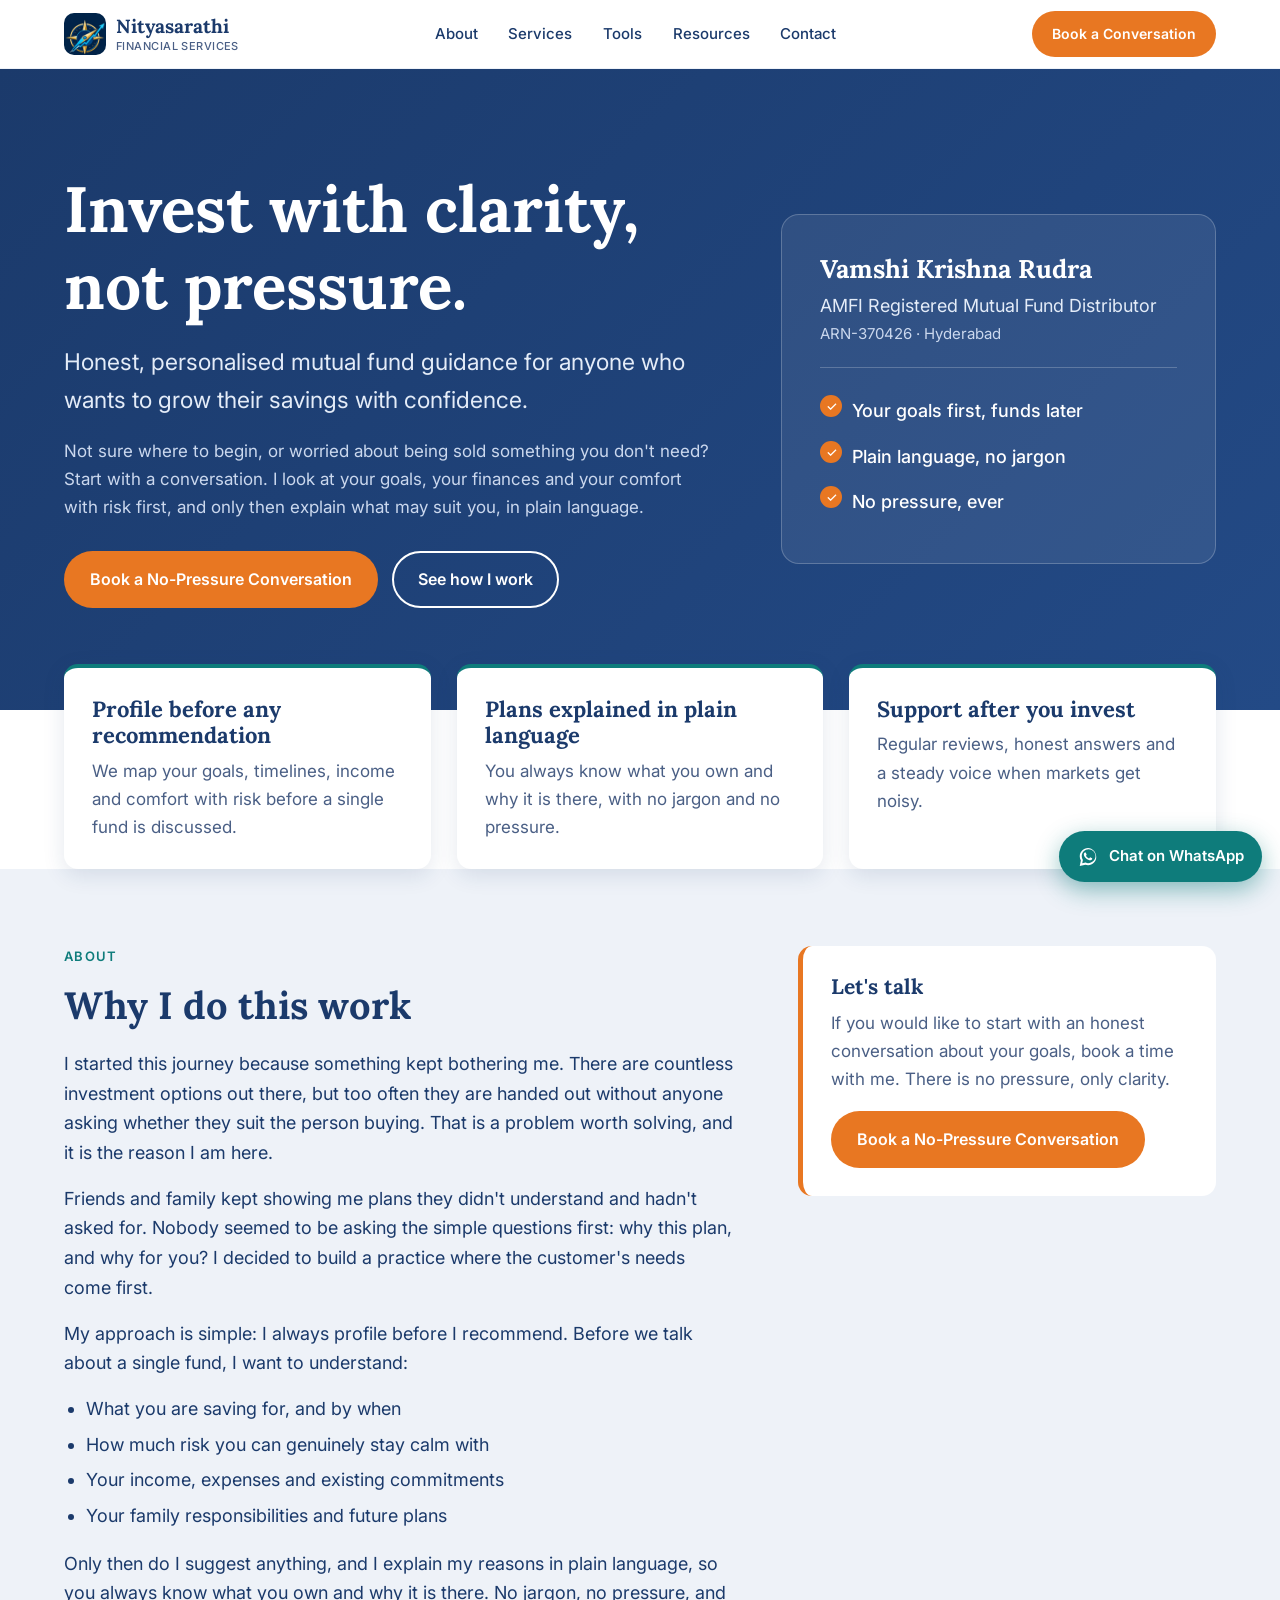
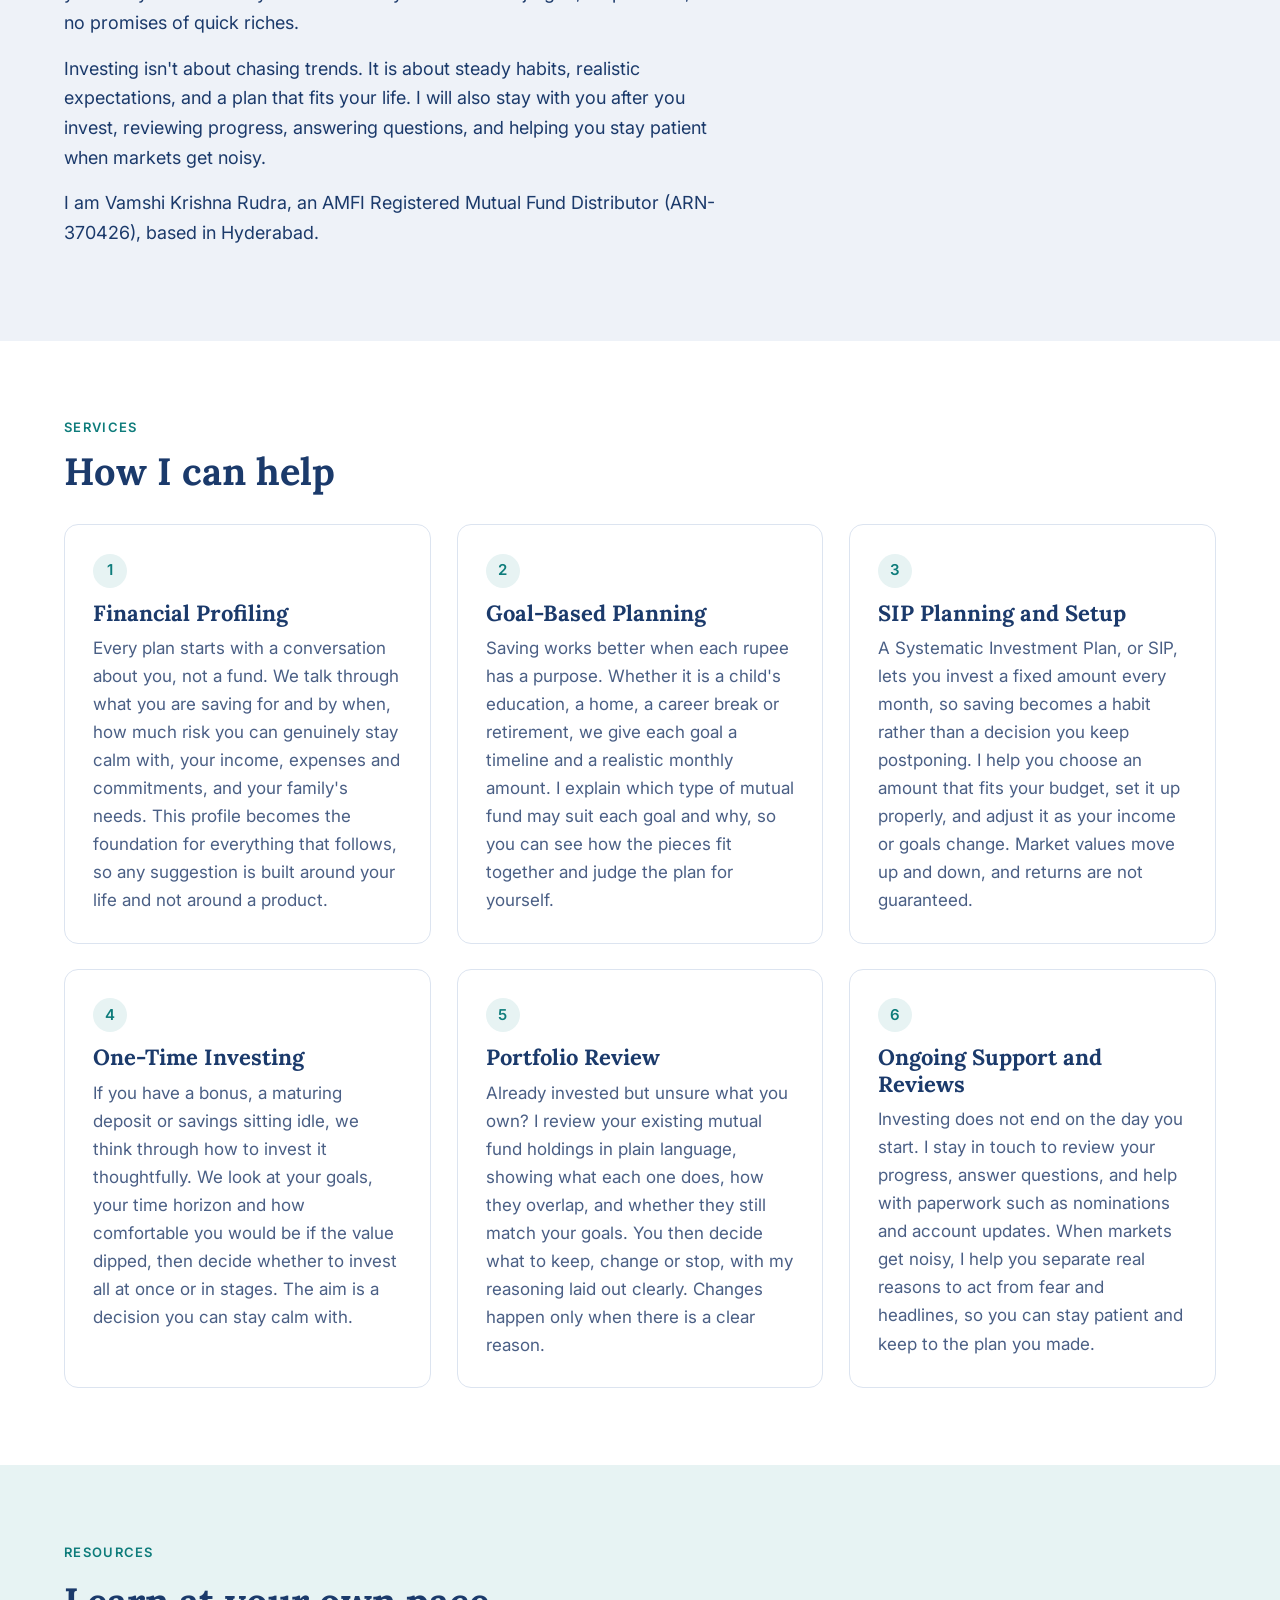
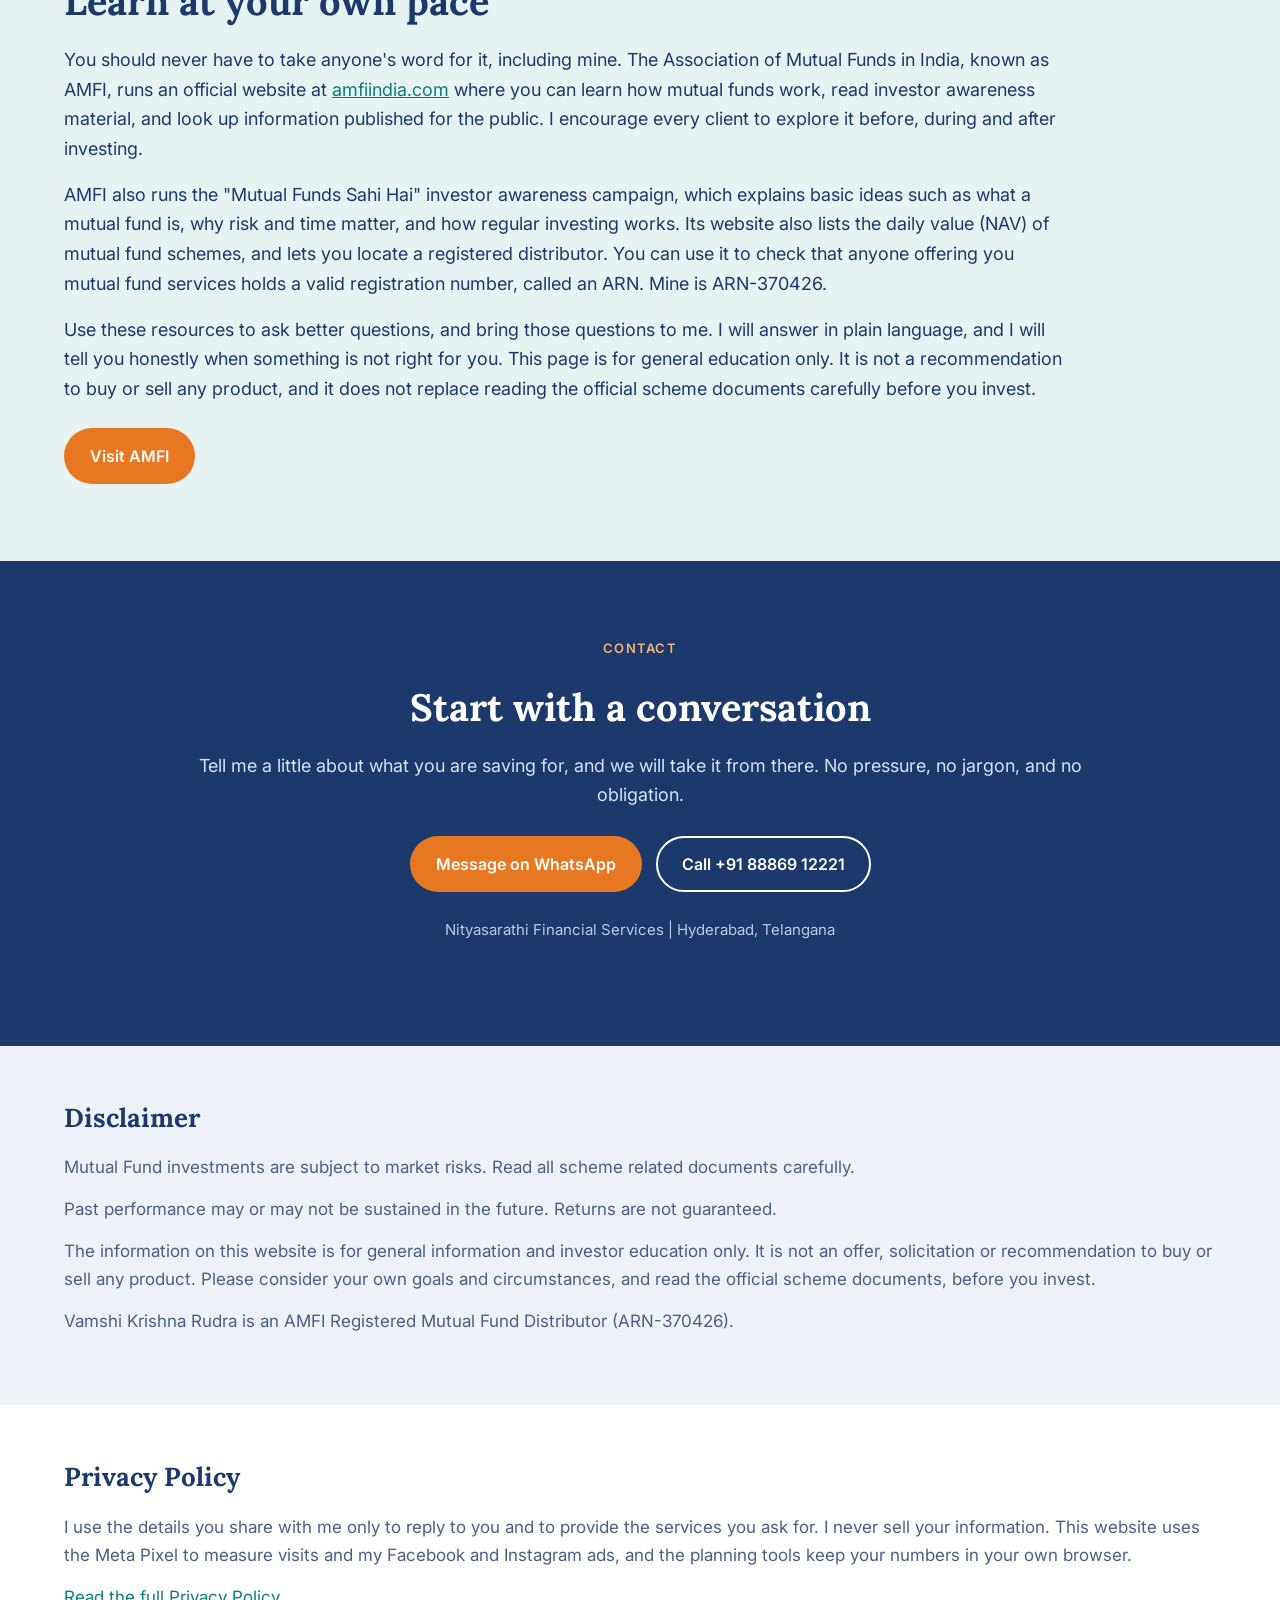
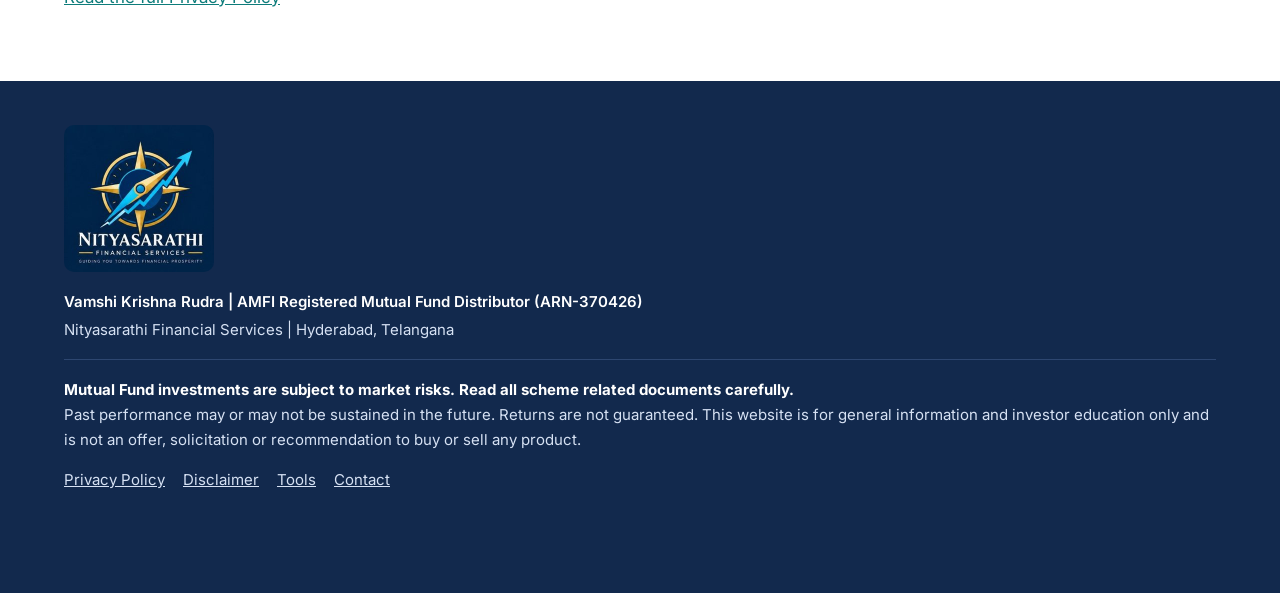
<file: index.html>
<!DOCTYPE html>
<html lang="en">
<head>
<meta charset="utf-8">
<meta name="viewport" content="width=device-width, initial-scale=1">
<title>Nityasarathi Financial Services | Mutual Fund Distributor, Hyderabad</title>
<meta name="description" content="Honest, personalised mutual fund guidance explained in plain language. Vamshi Krishna Rudra, AMFI Registered Mutual Fund Distributor (ARN-370426), Hyderabad.">
<meta property="og:title" content="Nityasarathi Financial Services">
<meta property="og:description" content="Invest with clarity, not pressure. Honest, personalised mutual fund guidance for anyone who wants to grow their savings with confidence.">
<meta property="og:type" content="website">
<link rel="preconnect" href="https://fonts.googleapis.com">
<link rel="preconnect" href="https://fonts.gstatic.com" crossorigin>
<link href="https://fonts.googleapis.com/css2?family=Lora:wght@600;700&family=Inter:wght@400;500;600&display=swap" rel="stylesheet">
<link rel="icon" type="image/png" href="[data-uri]">
<link rel="stylesheet" href="style.css?v=3">
<!-- Meta Pixel Code -->
<script>
!function(f,b,e,v,n,t,s)
{if(f.fbq)return;n=f.fbq=function(){n.callMethod?
n.callMethod.apply(n,arguments):n.queue.push(arguments)};
if(!f._fbq)f._fbq=n;n.push=n;n.loaded=!0;n.version='2.0';
n.queue=[];t=b.createElement(e);t.async=!0;
t.src=v;s=b.getElementsByTagName(e)[0];
s.parentNode.insertBefore(t,s)}(window, document,'script',
'https://connect.facebook.net/en_US/fbevents.js');
fbq('init', '2084375265543233');
fbq('track', 'PageView');
</script>
<noscript><img height="1" width="1" style="display:none"
src="https://www.facebook.com/tr?id=2084375265543233&ev=PageView&noscript=1"
/></noscript>
<!-- End Meta Pixel Code -->
</head>
<body>

<header>
  <div class="wrap bar">
    <a class="brand" href="#top" aria-label="Nityasarathi Financial Services home">
      <img src="[data-uri]" width="42" height="42" style="width:42px;height:42px;border-radius:10px;display:block" alt="Nityasarathi compass logo">
      <span>Nityasarathi<small>Financial Services</small></span>
    </a>
    <nav id="site-nav" aria-label="Main">
      <a href="#about">About</a>
      <a href="#services">Services</a>
      <a href="tools.html">Tools</a>
      <a href="#resources">Resources</a>
      <a href="#contact">Contact</a>
    </nav>
    <a class="btn btn-primary btn-small" href="https://wa.me/918886912221?text=Hello%2C%20I%20would%20like%20to%20book%20a%20conversation." target="_blank" rel="noopener" onclick="fbq('track','Contact')">Book a Conversation</a>
    <button class="menu-btn" type="button" aria-label="Menu" aria-expanded="false" aria-controls="site-nav">&#9776;</button>
  </div>
</header>

<main id="top">

<!-- HERO -->
<div class="hero">
  <div class="wrap hero-grid">
    <div class="hero-text">
    <h1>Invest with clarity, not pressure.</h1>
    <p class="lead">Honest, personalised mutual fund guidance for anyone who wants to grow their savings with confidence.</p>
    <p class="sub">Not sure where to begin, or worried about being sold something you don't need? Start with a conversation. I look at your goals, your finances and your comfort with risk first, and only then explain what may suit you, in plain language.</p>
    <div class="actions">
      <a class="btn btn-primary" href="https://wa.me/918886912221?text=Hello%2C%20I%20would%20like%20to%20book%20a%20no-pressure%20conversation." target="_blank" rel="noopener" onclick="fbq('track','Contact')">Book a No-Pressure Conversation</a>
      <a class="btn btn-outline" href="#about">See how I work</a>
    </div>
    </div>
    <aside class="hero-panel" aria-label="About your distributor">
      <p class="who">Vamshi Krishna Rudra</p>
      <p class="role">AMFI Registered Mutual Fund Distributor</p>
      <p class="arn">ARN-370426 &middot; Hyderabad</p>
      <ul>
        <li>Your goals first, funds later</li>
        <li>Plain language, no jargon</li>
        <li>No pressure, ever</li>
      </ul>
    </aside>
  </div>
</div>

<div class="pillars">
  <div class="wrap grid3">
    <div class="card">
      <h3>Profile before any recommendation</h3>
      <p>We map your goals, timelines, income and comfort with risk before a single fund is discussed.</p>
    </div>
    <div class="card">
      <h3>Plans explained in plain language</h3>
      <p>You always know what you own and why it is there, with no jargon and no pressure.</p>
    </div>
    <div class="card">
      <h3>Support after you invest</h3>
      <p>Regular reviews, honest answers and a steady voice when markets get noisy.</p>
    </div>
  </div>
</div>

<!-- ABOUT -->
<section id="about">
  <div class="wrap about-grid">
    <div>
      <p class="eyebrow">About</p>
      <h2>Why I do this work</h2>
      <p>I started this journey because something kept bothering me. There are countless investment options out there, but too often they are handed out without anyone asking whether they suit the person buying. That is a problem worth solving, and it is the reason I am here.</p>
      <p>Friends and family kept showing me plans they didn't understand and hadn't asked for. Nobody seemed to be asking the simple questions first: why this plan, and why for you? I decided to build a practice where the customer's needs come first.</p>
      <p>My approach is simple: I always profile before I recommend. Before we talk about a single fund, I want to understand:</p>
      <ul>
        <li>What you are saving for, and by when</li>
        <li>How much risk you can genuinely stay calm with</li>
        <li>Your income, expenses and existing commitments</li>
        <li>Your family responsibilities and future plans</li>
      </ul>
      <p>Only then do I suggest anything, and I explain my reasons in plain language, so you always know what you own and why it is there. No jargon, no pressure, and no promises of quick riches.</p>
      <p>Investing isn't about chasing trends. It is about steady habits, realistic expectations, and a plan that fits your life. I will also stay with you after you invest, reviewing progress, answering questions, and helping you stay patient when markets get noisy.</p>
      <p>I am Vamshi Krishna Rudra, an AMFI Registered Mutual Fund Distributor (ARN-370426), based in Hyderabad.</p>
    </div>
    <aside class="about-side">
      <h3>Let's talk</h3>
      <p>If you would like to start with an honest conversation about your goals, book a time with me. There is no pressure, only clarity.</p>
      <a class="btn btn-primary" href="https://wa.me/918886912221?text=Hello%2C%20I%20would%20like%20to%20book%20a%20conversation." target="_blank" rel="noopener" onclick="fbq('track','Contact')">Book a No-Pressure Conversation</a>
    </aside>
  </div>
</section>

<!-- SERVICES -->
<section id="services">
  <div class="wrap">
    <p class="eyebrow">Services</p>
    <h2>How I can help</h2>
    <div class="grid-services">
      <div class="service">
        <span class="n">1</span>
        <h3>Financial Profiling</h3>
        <p>Every plan starts with a conversation about you, not a fund. We talk through what you are saving for and by when, how much risk you can genuinely stay calm with, your income, expenses and commitments, and your family's needs. This profile becomes the foundation for everything that follows, so any suggestion is built around your life and not around a product.</p>
      </div>
      <div class="service">
        <span class="n">2</span>
        <h3>Goal-Based Planning</h3>
        <p>Saving works better when each rupee has a purpose. Whether it is a child's education, a home, a career break or retirement, we give each goal a timeline and a realistic monthly amount. I explain which type of mutual fund may suit each goal and why, so you can see how the pieces fit together and judge the plan for yourself.</p>
      </div>
      <div class="service">
        <span class="n">3</span>
        <h3>SIP Planning and Setup</h3>
        <p>A Systematic Investment Plan, or SIP, lets you invest a fixed amount every month, so saving becomes a habit rather than a decision you keep postponing. I help you choose an amount that fits your budget, set it up properly, and adjust it as your income or goals change. Market values move up and down, and returns are not guaranteed.</p>
      </div>
      <div class="service">
        <span class="n">4</span>
        <h3>One-Time Investing</h3>
        <p>If you have a bonus, a maturing deposit or savings sitting idle, we think through how to invest it thoughtfully. We look at your goals, your time horizon and how comfortable you would be if the value dipped, then decide whether to invest all at once or in stages. The aim is a decision you can stay calm with.</p>
      </div>
      <div class="service">
        <span class="n">5</span>
        <h3>Portfolio Review</h3>
        <p>Already invested but unsure what you own? I review your existing mutual fund holdings in plain language, showing what each one does, how they overlap, and whether they still match your goals. You then decide what to keep, change or stop, with my reasoning laid out clearly. Changes happen only when there is a clear reason.</p>
      </div>
      <div class="service">
        <span class="n">6</span>
        <h3>Ongoing Support and Reviews</h3>
        <p>Investing does not end on the day you start. I stay in touch to review your progress, answer questions, and help with paperwork such as nominations and account updates. When markets get noisy, I help you separate real reasons to act from fear and headlines, so you can stay patient and keep to the plan you made.</p>
      </div>
    </div>
  </div>
</section>

<!-- RESOURCES -->
<section id="resources">
  <div class="wrap">
    <div class="text">
      <p class="eyebrow">Resources</p>
      <h2>Learn at your own pace</h2>
      <p>You should never have to take anyone's word for it, including mine. The Association of Mutual Funds in India, known as AMFI, runs an official website at <a href="https://www.amfiindia.com" target="_blank" rel="noopener">amfiindia.com</a> where you can learn how mutual funds work, read investor awareness material, and look up information published for the public. I encourage every client to explore it before, during and after investing.</p>
      <p>AMFI also runs the "Mutual Funds Sahi Hai" investor awareness campaign, which explains basic ideas such as what a mutual fund is, why risk and time matter, and how regular investing works. Its website also lists the daily value (NAV) of mutual fund schemes, and lets you locate a registered distributor. You can use it to check that anyone offering you mutual fund services holds a valid registration number, called an ARN. Mine is ARN-370426.</p>
      <p>Use these resources to ask better questions, and bring those questions to me. I will answer in plain language, and I will tell you honestly when something is not right for you. This page is for general education only. It is not a recommendation to buy or sell any product, and it does not replace reading the official scheme documents carefully before you invest.</p>
      <a class="btn btn-primary" href="https://www.amfiindia.com" target="_blank" rel="noopener">Visit AMFI</a>
    </div>
  </div>
</section>

<!-- CONTACT -->
<section id="contact">
  <div class="wrap">
    <p class="eyebrow" style="color:#F4B27A">Contact</p>
    <h2>Start with a conversation</h2>
    <p>Tell me a little about what you are saving for, and we will take it from there. No pressure, no jargon, and no obligation.</p>
    <div class="actions">
      <a class="btn btn-primary" href="https://wa.me/918886912221?text=Hello%2C%20I%20would%20like%20to%20book%20a%20no-pressure%20conversation." target="_blank" rel="noopener" onclick="fbq('track','Contact')">Message on WhatsApp</a>
      <a class="btn btn-outline" href="tel:+918886912221" onclick="fbq('track','Contact')">Call +91 88869 12221</a>
    </div>
    <p class="place">Nityasarathi Financial Services | Hyderabad, Telangana</p>
  </div>
</section>

<!-- DISCLAIMER -->
<section class="legal alt" id="disclaimer">
  <div class="wrap">
    <h2>Disclaimer</h2>
    <p>Mutual Fund investments are subject to market risks. Read all scheme related documents carefully.</p>
    <p>Past performance may or may not be sustained in the future. Returns are not guaranteed.</p>
    <p>The information on this website is for general information and investor education only. It is not an offer, solicitation or recommendation to buy or sell any product. Please consider your own goals and circumstances, and read the official scheme documents, before you invest.</p>
    <p>Vamshi Krishna Rudra is an AMFI Registered Mutual Fund Distributor (ARN-370426).</p>
  </div>
</section>

<!-- PRIVACY -->
<section class="legal" id="privacy">
  <div class="wrap">
    <h2>Privacy Policy</h2>
    <p>I use the details you share with me only to reply to you and to provide the services you ask for. I never sell your information. This website uses the Meta Pixel to measure visits and my Facebook and Instagram ads, and the planning tools keep your numbers in your own browser.</p>
    <p><a href="privacy.html">Read the full Privacy Policy</a></p>
  </div>
</section>

</main>

<footer>
  <div class="wrap">
    <img class="foot-logo" src="[data-uri]" width="150" style="display:block;width:150px;height:auto;border-radius:10px;margin-bottom:18px" alt="Nityasarathi Financial Services. Guiding you towards financial prosperity.">
    <p class="reg">Vamshi Krishna Rudra | AMFI Registered Mutual Fund Distributor (ARN-370426)</p>
    <p class="line">Nityasarathi Financial Services | Hyderabad, Telangana</p>
    <div class="disc">
      <p><strong>Mutual Fund investments are subject to market risks. Read all scheme related documents carefully.</strong></p>
      <p>Past performance may or may not be sustained in the future. Returns are not guaranteed. This website is for general information and investor education only and is not an offer, solicitation or recommendation to buy or sell any product.</p>
    </div>
    <div class="links">
      <a href="privacy.html">Privacy Policy</a>
      <a href="#disclaimer">Disclaimer</a>
      <a href="tools.html">Tools</a>
      <a href="#contact">Contact</a>
    </div>
  </div>
</footer>

<a class="wa" href="https://wa.me/918886912221?text=Hello%2C%20I%20would%20like%20to%20book%20a%20conversation." target="_blank" rel="noopener" aria-label="Chat on WhatsApp" onclick="fbq('track','Contact')">
  <svg viewBox="0 0 32 32" aria-hidden="true"><path d="M16.04 3C9.4 3 4 8.38 4 15.01c0 2.12.56 4.19 1.62 6.01L4 29l8.14-1.59a12.02 12.02 0 0 0 3.9.65h.01C22.67 28.06 28 22.66 28 16.03 28 9.4 22.68 3 16.04 3Zm0 22.03h-.01c-1.19 0-2.35-.32-3.37-.92l-.24-.14-4.83.94.99-4.7-.16-.25a9.97 9.97 0 0 1-1.54-5.3c0-5.5 4.49-9.97 10.02-9.97 5.52 0 10.01 4.47 10.01 9.99 0 5.51-4.49 10.35-10.87 10.35Zm5.5-7.46c-.3-.15-1.78-.88-2.06-.98-.28-.1-.48-.15-.68.15-.2.3-.78.98-.96 1.18-.17.2-.35.23-.65.08-.3-.15-1.27-.47-2.42-1.49-.9-.8-1.5-1.78-1.67-2.08-.18-.3-.02-.46.13-.61.14-.13.3-.35.45-.52.15-.18.2-.3.3-.5.1-.2.05-.38-.02-.53-.08-.15-.68-1.64-.93-2.25-.24-.59-.49-.51-.68-.52h-.58c-.2 0-.53.08-.8.38-.28.3-1.05 1.03-1.05 2.5 0 1.48 1.08 2.9 1.23 3.1.15.2 2.12 3.23 5.13 4.53.72.31 1.28.5 1.71.63.72.23 1.37.2 1.89.12.58-.09 1.78-.73 2.03-1.43.25-.7.25-1.3.17-1.43-.07-.12-.27-.2-.57-.35Z"/></svg>
  <span>Chat on WhatsApp</span>
</a>

<script src="script.js"></script>
</body>
</html>
</file>
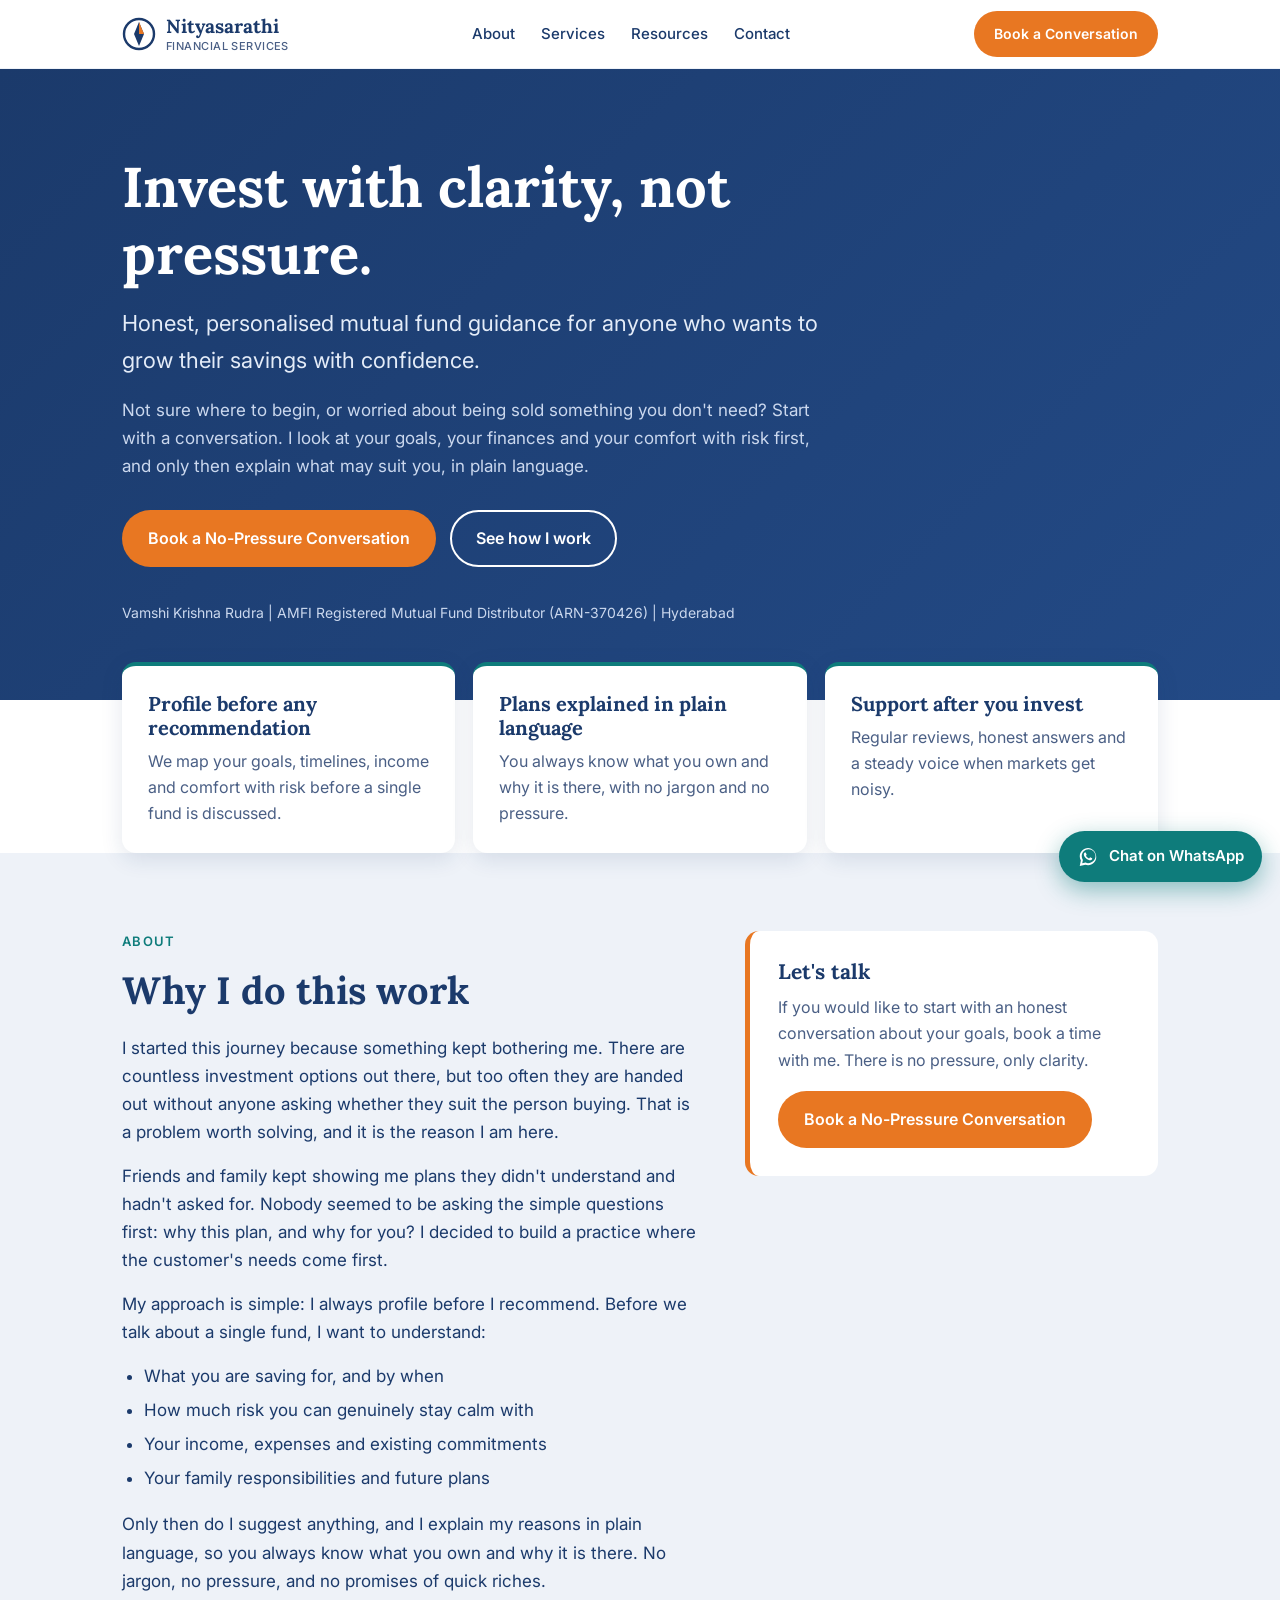
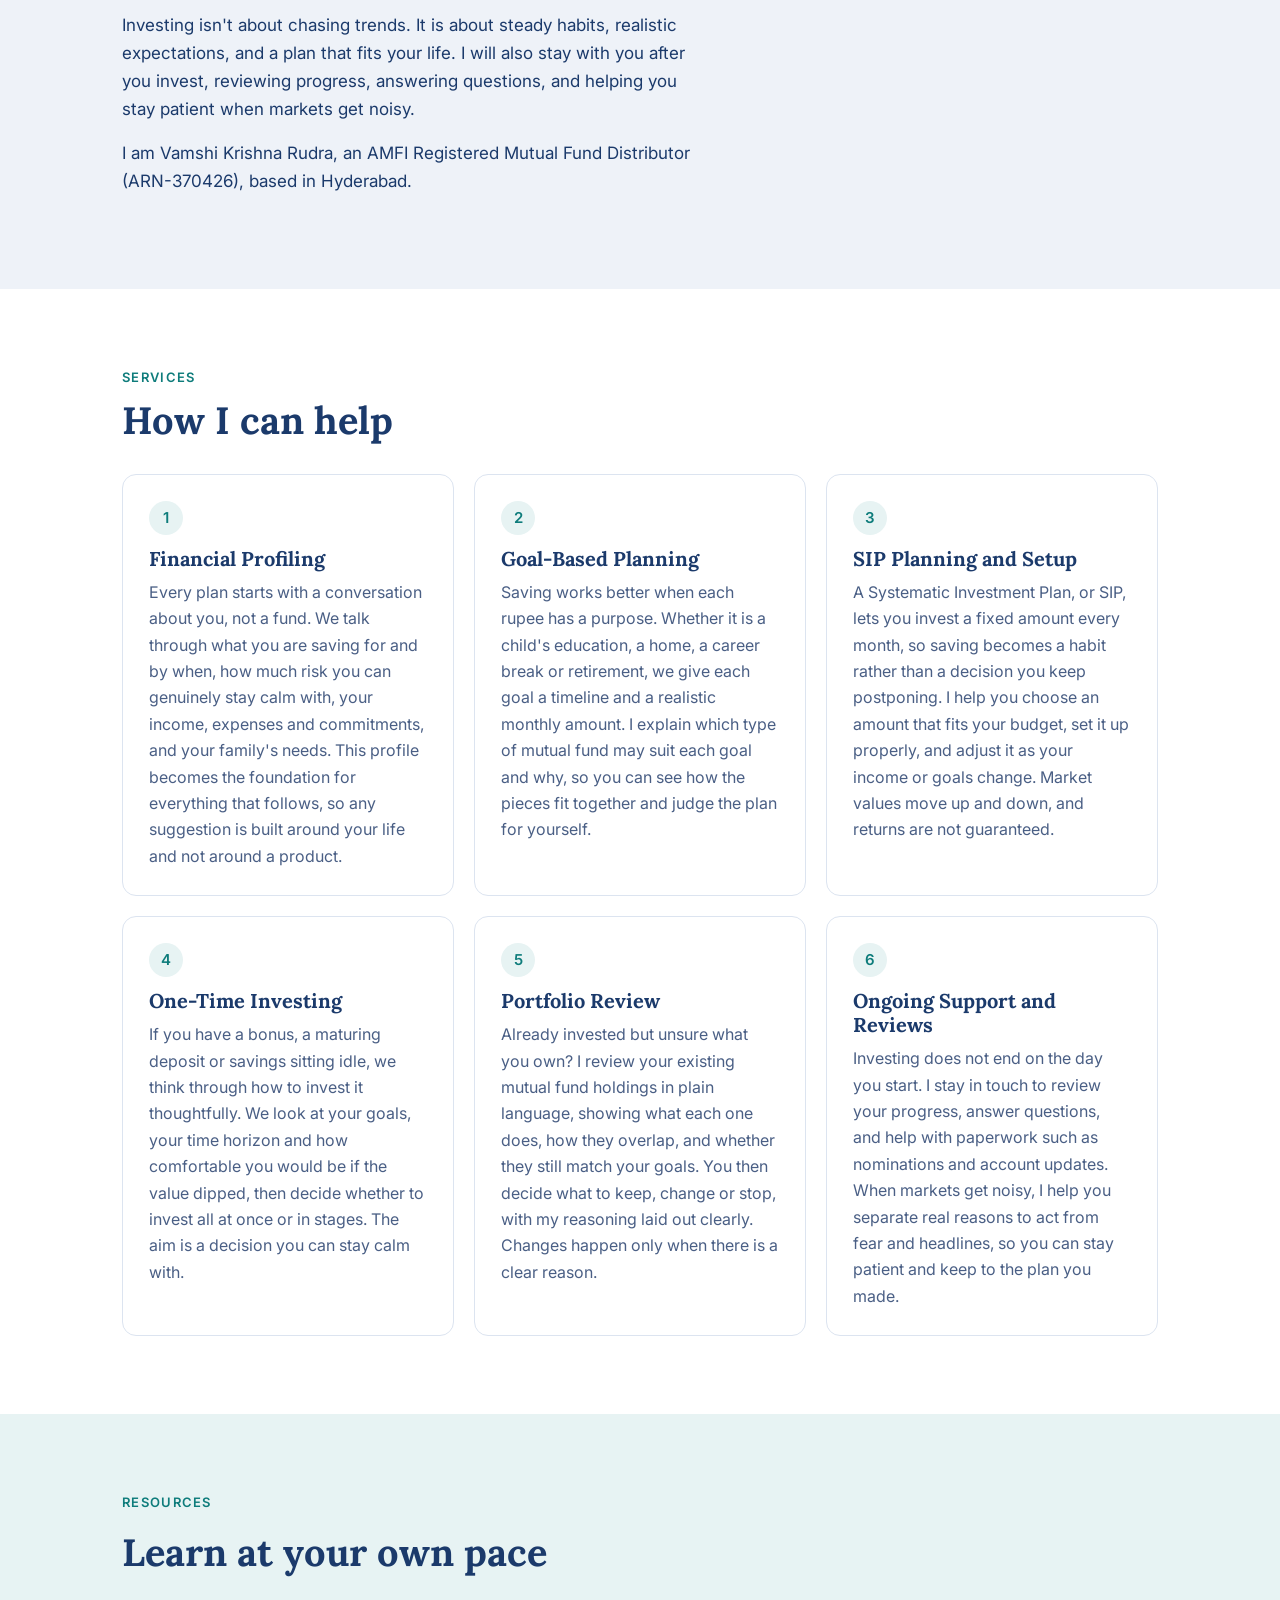
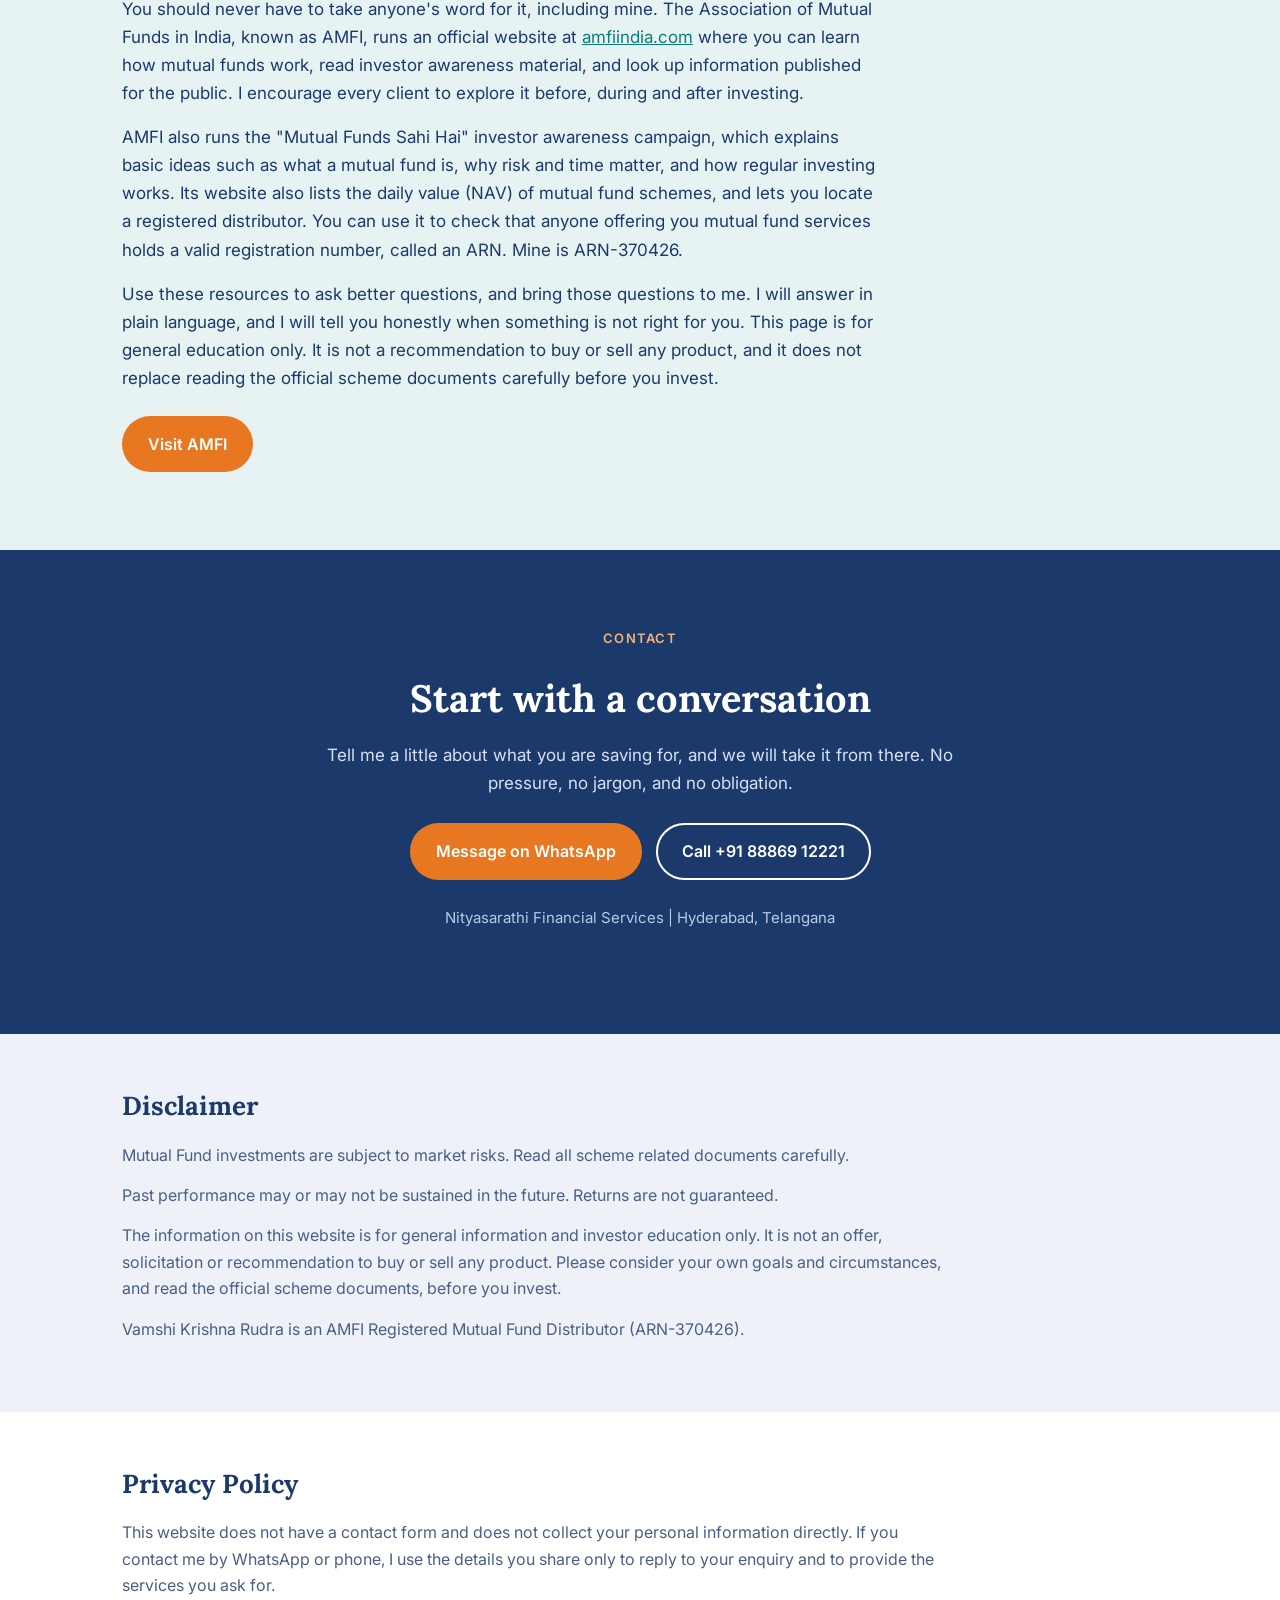
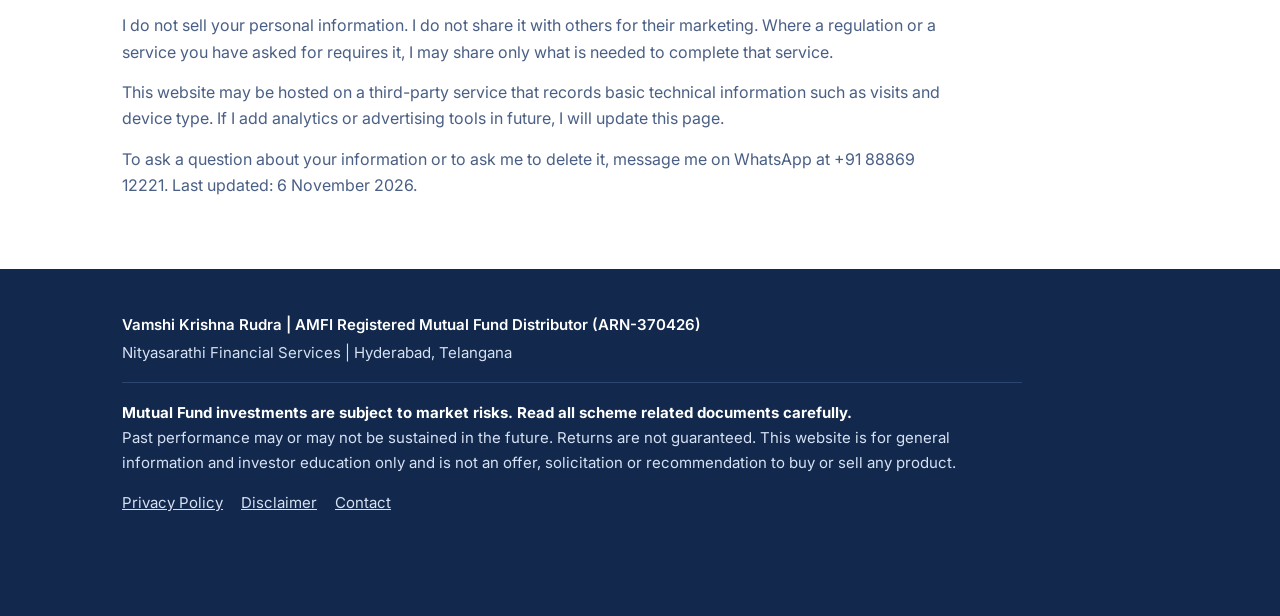
<file: index (1).html>
<!DOCTYPE html>
<html lang="en">
<head>
<meta charset="utf-8">
<meta name="viewport" content="width=device-width, initial-scale=1">
<title>Nityasarathi Financial Services | Mutual Fund Distributor, Hyderabad</title>
<meta name="description" content="Honest, personalised mutual fund guidance explained in plain language. Vamshi Krishna Rudra, AMFI Registered Mutual Fund Distributor (ARN-370426), Hyderabad.">
<meta property="og:title" content="Nityasarathi Financial Services">
<meta property="og:description" content="Invest with clarity, not pressure. Honest, personalised mutual fund guidance for anyone who wants to grow their savings with confidence.">
<meta property="og:type" content="website">
<link rel="preconnect" href="https://fonts.googleapis.com">
<link rel="preconnect" href="https://fonts.gstatic.com" crossorigin>
<link href="https://fonts.googleapis.com/css2?family=Lora:wght@600;700&family=Inter:wght@400;500;600&display=swap" rel="stylesheet">
<style>
  :root {
    --navy: #1B3A6B;
    --teal: #0E7C7B;
    --orange: #E87722;
    --navy-tint: #EEF2F8;
    --teal-tint: #E7F3F3;
    --text: #1B3A6B;
    --muted: #4A5F85;
    --white: #FFFFFF;
    --radius: 14px;
  }
  * { box-sizing: border-box; margin: 0; padding: 0; }
  html { scroll-behavior: smooth; scroll-padding-top: 76px; }
  body { font-family: 'Inter', Arial, sans-serif; color: var(--text); background: var(--white); line-height: 1.65; font-size: 17px; }
  h1, h2, h3 { font-family: 'Lora', Georgia, serif; color: var(--navy); line-height: 1.2; }
  a { color: var(--teal); }
  .wrap { width: 100%; max-width: 1080px; margin: 0 auto; padding: 0 22px; }

  /* Header */
  header { position: sticky; top: 0; z-index: 50; background: var(--white); border-bottom: 1px solid var(--navy-tint); }
  .bar { display: flex; align-items: center; justify-content: space-between; height: 68px; gap: 16px; }
  .brand { display: flex; align-items: center; gap: 10px; text-decoration: none; color: var(--navy); font-family: 'Lora', Georgia, serif; font-weight: 700; font-size: 19px; line-height: 1.1; }
  .brand small { display: block; font-family: 'Inter', Arial, sans-serif; font-weight: 500; font-size: 11px; color: var(--muted); letter-spacing: .04em; text-transform: uppercase; margin-top: 3px; }
  nav { display: flex; gap: 26px; }
  nav a { text-decoration: none; color: var(--navy); font-weight: 500; font-size: 15px; }
  nav a:hover { color: var(--teal); }

  .btn { display: inline-block; text-decoration: none; font-weight: 600; font-size: 16px; padding: 13px 24px; border-radius: 999px; border: 2px solid transparent; cursor: pointer; text-align: center; }
  .btn-primary { background: var(--orange); color: var(--white); }
  .btn-primary:hover { background: #cf6a1c; }
  .btn-outline { border-color: var(--navy); color: var(--navy); background: transparent; }
  .btn-outline:hover { background: var(--navy); color: var(--white); }
  .btn-small { padding: 9px 18px; font-size: 14px; }

  /* Hero */
  .hero { background: linear-gradient(135deg, var(--navy) 0%, #234a86 100%); color: var(--white); padding: 84px 0 76px; }
  .hero h1 { color: var(--white); font-size: clamp(34px, 6vw, 56px); max-width: 780px; margin-bottom: 18px; }
  .hero .lead { font-size: clamp(18px, 2.4vw, 22px); max-width: 720px; margin-bottom: 18px; color: #E4ECF8; }
  .hero p.sub { max-width: 700px; color: #CBD8EE; margin-bottom: 30px; }
  .hero .actions { display: flex; flex-wrap: wrap; gap: 14px; }
  .hero .btn-outline { border-color: var(--white); color: var(--white); }
  .hero .btn-outline:hover { background: var(--white); color: var(--navy); }
  .hero .id { margin-top: 34px; font-size: 14px; color: #CBD8EE; }

  .pillars { margin-top: -38px; position: relative; z-index: 2; }
  .grid3 { display: grid; grid-template-columns: repeat(3, 1fr); gap: 18px; }
  .card { background: var(--white); border-radius: var(--radius); padding: 26px; box-shadow: 0 6px 22px rgba(27, 58, 107, .12); }
  .card h3 { font-size: 20px; margin-bottom: 8px; }
  .card p { color: var(--muted); font-size: 16px; }
  .pillars .card { border-top: 4px solid var(--teal); }

  section { padding: 78px 0; }
  .eyebrow { color: var(--teal); font-weight: 600; font-size: 13px; letter-spacing: .1em; text-transform: uppercase; margin-bottom: 10px; }
  h2 { font-size: clamp(28px, 4vw, 38px); margin-bottom: 20px; }

  /* About */
  #about { background: var(--navy-tint); }
  .about-grid { display: grid; grid-template-columns: 1.4fr 1fr; gap: 44px; align-items: start; }
  .about-grid p { margin-bottom: 16px; }
  .about-grid ul { margin: 0 0 18px 22px; }
  .about-grid li { margin-bottom: 6px; }
  .about-side { background: var(--white); border-radius: var(--radius); padding: 28px; border-left: 5px solid var(--orange); }
  .about-side h3 { font-size: 21px; margin-bottom: 10px; }
  .about-side p { color: var(--muted); font-size: 16px; margin-bottom: 18px; }

  /* Services */
  .grid-services { display: grid; grid-template-columns: repeat(3, 1fr); gap: 20px; margin-top: 30px; }
  .service { background: var(--white); border: 1px solid #DCE4F0; border-radius: var(--radius); padding: 26px; }
  .service .n { display: inline-flex; align-items: center; justify-content: center; width: 34px; height: 34px; border-radius: 50%; background: var(--teal-tint); color: var(--teal); font-weight: 600; font-size: 15px; margin-bottom: 12px; }
  .service h3 { font-size: 20px; margin-bottom: 8px; }
  .service p { color: var(--muted); font-size: 16px; }

  /* Resources */
  #resources { background: var(--teal-tint); }
  #resources .text { max-width: 760px; }
  #resources p { margin-bottom: 16px; }
  #resources .btn { margin-top: 8px; }

  /* Contact */
  #contact { background: var(--navy); color: var(--white); text-align: center; }
  #contact h2 { color: var(--white); }
  #contact p { max-width: 640px; margin: 0 auto 26px; color: #D6E1F3; }
  #contact .actions { display: flex; flex-wrap: wrap; gap: 14px; justify-content: center; }
  #contact .btn-outline { border-color: var(--white); color: var(--white); }
  #contact .btn-outline:hover { background: var(--white); color: var(--navy); }
  #contact .place { margin-top: 26px; font-size: 15px; color: #B9C9E4; }

  /* Legal sections */
  .legal { padding: 56px 0; }
  .legal h2 { font-size: 26px; }
  .legal p { max-width: 820px; margin-bottom: 14px; color: var(--muted); font-size: 16px; }
  .legal.alt { background: var(--navy-tint); }

  /* Footer */
  footer { background: #12294d; color: #D6E1F3; padding: 44px 0 100px; font-size: 15px; }
  footer .reg { font-weight: 600; color: var(--white); margin-bottom: 4px; }
  footer .line { margin-bottom: 16px; }
  footer .disc { border-top: 1px solid #2d4670; padding-top: 18px; margin-top: 6px; max-width: 900px; }
  footer .disc strong { color: var(--white); }
  footer .links { margin-top: 16px; display: flex; gap: 18px; flex-wrap: wrap; }
  footer a { color: #D6E1F3; }

  /* WhatsApp floating button */
  .wa { position: fixed; right: 18px; bottom: 18px; z-index: 60; display: flex; align-items: center; gap: 10px; background: var(--teal); color: var(--white); text-decoration: none; font-weight: 600; font-size: 15px; padding: 13px 18px; border-radius: 999px; box-shadow: 0 8px 24px rgba(14, 124, 123, .45); }
  .wa:hover { background: #0b6665; }
  .wa svg { width: 22px; height: 22px; fill: currentColor; }

  @media (max-width: 860px) {
    nav { display: none; }
    .grid3, .grid-services, .about-grid { grid-template-columns: 1fr; }
    .hero { padding: 56px 0 64px; }
    section { padding: 58px 0; }
    .brand small { display: none; }
  }
  @media (max-width: 480px) {
    .wa span { display: none; }
    .wa { padding: 15px; }
    .bar .btn-small { padding: 9px 14px; font-size: 13px; }
  }
</style>
</head>
<body>

<header>
  <div class="wrap bar">
    <a class="brand" href="#top" aria-label="Nityasarathi Financial Services home">
      <svg width="34" height="34" viewBox="0 0 34 34" aria-hidden="true"><circle cx="17" cy="17" r="15" fill="none" stroke="#1B3A6B" stroke-width="2.4"/><path d="M17 5 L22 17 L17 29 L12 17 Z" fill="#1B3A6B"/><path d="M17 5 L22 17 L17 17 Z" fill="#E87722"/></svg>
      <span>Nityasarathi<small>Financial Services</small></span>
    </a>
    <nav aria-label="Main">
      <a href="#about">About</a>
      <a href="#services">Services</a>
      <a href="#resources">Resources</a>
      <a href="#contact">Contact</a>
    </nav>
    <a class="btn btn-primary btn-small" href="https://wa.me/918886912221?text=Hello%2C%20I%20would%20like%20to%20book%20a%20conversation." target="_blank" rel="noopener">Book a Conversation</a>
  </div>
</header>

<main id="top">

<!-- HERO -->
<div class="hero">
  <div class="wrap">
    <h1>Invest with clarity, not pressure.</h1>
    <p class="lead">Honest, personalised mutual fund guidance for anyone who wants to grow their savings with confidence.</p>
    <p class="sub">Not sure where to begin, or worried about being sold something you don't need? Start with a conversation. I look at your goals, your finances and your comfort with risk first, and only then explain what may suit you, in plain language.</p>
    <div class="actions">
      <a class="btn btn-primary" href="https://wa.me/918886912221?text=Hello%2C%20I%20would%20like%20to%20book%20a%20no-pressure%20conversation." target="_blank" rel="noopener">Book a No-Pressure Conversation</a>
      <a class="btn btn-outline" href="#about">See how I work</a>
    </div>
    <p class="id">Vamshi Krishna Rudra | AMFI Registered Mutual Fund Distributor (ARN-370426) | Hyderabad</p>
  </div>
</div>

<div class="pillars">
  <div class="wrap grid3">
    <div class="card">
      <h3>Profile before any recommendation</h3>
      <p>We map your goals, timelines, income and comfort with risk before a single fund is discussed.</p>
    </div>
    <div class="card">
      <h3>Plans explained in plain language</h3>
      <p>You always know what you own and why it is there, with no jargon and no pressure.</p>
    </div>
    <div class="card">
      <h3>Support after you invest</h3>
      <p>Regular reviews, honest answers and a steady voice when markets get noisy.</p>
    </div>
  </div>
</div>

<!-- ABOUT -->
<section id="about">
  <div class="wrap about-grid">
    <div>
      <p class="eyebrow">About</p>
      <h2>Why I do this work</h2>
      <p>I started this journey because something kept bothering me. There are countless investment options out there, but too often they are handed out without anyone asking whether they suit the person buying. That is a problem worth solving, and it is the reason I am here.</p>
      <p>Friends and family kept showing me plans they didn't understand and hadn't asked for. Nobody seemed to be asking the simple questions first: why this plan, and why for you? I decided to build a practice where the customer's needs come first.</p>
      <p>My approach is simple: I always profile before I recommend. Before we talk about a single fund, I want to understand:</p>
      <ul>
        <li>What you are saving for, and by when</li>
        <li>How much risk you can genuinely stay calm with</li>
        <li>Your income, expenses and existing commitments</li>
        <li>Your family responsibilities and future plans</li>
      </ul>
      <p>Only then do I suggest anything, and I explain my reasons in plain language, so you always know what you own and why it is there. No jargon, no pressure, and no promises of quick riches.</p>
      <p>Investing isn't about chasing trends. It is about steady habits, realistic expectations, and a plan that fits your life. I will also stay with you after you invest, reviewing progress, answering questions, and helping you stay patient when markets get noisy.</p>
      <p>I am Vamshi Krishna Rudra, an AMFI Registered Mutual Fund Distributor (ARN-370426), based in Hyderabad.</p>
    </div>
    <aside class="about-side">
      <h3>Let's talk</h3>
      <p>If you would like to start with an honest conversation about your goals, book a time with me. There is no pressure, only clarity.</p>
      <a class="btn btn-primary" href="https://wa.me/918886912221?text=Hello%2C%20I%20would%20like%20to%20book%20a%20conversation." target="_blank" rel="noopener">Book a No-Pressure Conversation</a>
    </aside>
  </div>
</section>

<!-- SERVICES -->
<section id="services">
  <div class="wrap">
    <p class="eyebrow">Services</p>
    <h2>How I can help</h2>
    <div class="grid-services">
      <div class="service">
        <span class="n">1</span>
        <h3>Financial Profiling</h3>
        <p>Every plan starts with a conversation about you, not a fund. We talk through what you are saving for and by when, how much risk you can genuinely stay calm with, your income, expenses and commitments, and your family's needs. This profile becomes the foundation for everything that follows, so any suggestion is built around your life and not around a product.</p>
      </div>
      <div class="service">
        <span class="n">2</span>
        <h3>Goal-Based Planning</h3>
        <p>Saving works better when each rupee has a purpose. Whether it is a child's education, a home, a career break or retirement, we give each goal a timeline and a realistic monthly amount. I explain which type of mutual fund may suit each goal and why, so you can see how the pieces fit together and judge the plan for yourself.</p>
      </div>
      <div class="service">
        <span class="n">3</span>
        <h3>SIP Planning and Setup</h3>
        <p>A Systematic Investment Plan, or SIP, lets you invest a fixed amount every month, so saving becomes a habit rather than a decision you keep postponing. I help you choose an amount that fits your budget, set it up properly, and adjust it as your income or goals change. Market values move up and down, and returns are not guaranteed.</p>
      </div>
      <div class="service">
        <span class="n">4</span>
        <h3>One-Time Investing</h3>
        <p>If you have a bonus, a maturing deposit or savings sitting idle, we think through how to invest it thoughtfully. We look at your goals, your time horizon and how comfortable you would be if the value dipped, then decide whether to invest all at once or in stages. The aim is a decision you can stay calm with.</p>
      </div>
      <div class="service">
        <span class="n">5</span>
        <h3>Portfolio Review</h3>
        <p>Already invested but unsure what you own? I review your existing mutual fund holdings in plain language, showing what each one does, how they overlap, and whether they still match your goals. You then decide what to keep, change or stop, with my reasoning laid out clearly. Changes happen only when there is a clear reason.</p>
      </div>
      <div class="service">
        <span class="n">6</span>
        <h3>Ongoing Support and Reviews</h3>
        <p>Investing does not end on the day you start. I stay in touch to review your progress, answer questions, and help with paperwork such as nominations and account updates. When markets get noisy, I help you separate real reasons to act from fear and headlines, so you can stay patient and keep to the plan you made.</p>
      </div>
    </div>
  </div>
</section>

<!-- RESOURCES -->
<section id="resources">
  <div class="wrap">
    <div class="text">
      <p class="eyebrow">Resources</p>
      <h2>Learn at your own pace</h2>
      <p>You should never have to take anyone's word for it, including mine. The Association of Mutual Funds in India, known as AMFI, runs an official website at <a href="https://www.amfiindia.com" target="_blank" rel="noopener">amfiindia.com</a> where you can learn how mutual funds work, read investor awareness material, and look up information published for the public. I encourage every client to explore it before, during and after investing.</p>
      <p>AMFI also runs the "Mutual Funds Sahi Hai" investor awareness campaign, which explains basic ideas such as what a mutual fund is, why risk and time matter, and how regular investing works. Its website also lists the daily value (NAV) of mutual fund schemes, and lets you locate a registered distributor. You can use it to check that anyone offering you mutual fund services holds a valid registration number, called an ARN. Mine is ARN-370426.</p>
      <p>Use these resources to ask better questions, and bring those questions to me. I will answer in plain language, and I will tell you honestly when something is not right for you. This page is for general education only. It is not a recommendation to buy or sell any product, and it does not replace reading the official scheme documents carefully before you invest.</p>
      <a class="btn btn-primary" href="https://www.amfiindia.com" target="_blank" rel="noopener">Visit AMFI</a>
    </div>
  </div>
</section>

<!-- CONTACT -->
<section id="contact">
  <div class="wrap">
    <p class="eyebrow" style="color:#F4B27A">Contact</p>
    <h2>Start with a conversation</h2>
    <p>Tell me a little about what you are saving for, and we will take it from there. No pressure, no jargon, and no obligation.</p>
    <div class="actions">
      <a class="btn btn-primary" href="https://wa.me/918886912221?text=Hello%2C%20I%20would%20like%20to%20book%20a%20no-pressure%20conversation." target="_blank" rel="noopener">Message on WhatsApp</a>
      <a class="btn btn-outline" href="tel:+918886912221">Call +91 88869 12221</a>
    </div>
    <p class="place">Nityasarathi Financial Services | Hyderabad, Telangana</p>
  </div>
</section>

<!-- DISCLAIMER -->
<section class="legal alt" id="disclaimer">
  <div class="wrap">
    <h2>Disclaimer</h2>
    <p>Mutual Fund investments are subject to market risks. Read all scheme related documents carefully.</p>
    <p>Past performance may or may not be sustained in the future. Returns are not guaranteed.</p>
    <p>The information on this website is for general information and investor education only. It is not an offer, solicitation or recommendation to buy or sell any product. Please consider your own goals and circumstances, and read the official scheme documents, before you invest.</p>
    <p>Vamshi Krishna Rudra is an AMFI Registered Mutual Fund Distributor (ARN-370426).</p>
  </div>
</section>

<!-- PRIVACY -->
<section class="legal" id="privacy">
  <div class="wrap">
    <h2>Privacy Policy</h2>
    <p>This website does not have a contact form and does not collect your personal information directly. If you contact me by WhatsApp or phone, I use the details you share only to reply to your enquiry and to provide the services you ask for.</p>
    <p>I do not sell your personal information. I do not share it with others for their marketing. Where a regulation or a service you have asked for requires it, I may share only what is needed to complete that service.</p>
    <p>This website may be hosted on a third-party service that records basic technical information such as visits and device type. If I add analytics or advertising tools in future, I will update this page.</p>
    <p>To ask a question about your information or to ask me to delete it, message me on WhatsApp at +91 88869 12221. Last updated: 6 November 2026.</p>
  </div>
</section>

</main>

<footer>
  <div class="wrap">
    <p class="reg">Vamshi Krishna Rudra | AMFI Registered Mutual Fund Distributor (ARN-370426)</p>
    <p class="line">Nityasarathi Financial Services | Hyderabad, Telangana</p>
    <div class="disc">
      <p><strong>Mutual Fund investments are subject to market risks. Read all scheme related documents carefully.</strong></p>
      <p>Past performance may or may not be sustained in the future. Returns are not guaranteed. This website is for general information and investor education only and is not an offer, solicitation or recommendation to buy or sell any product.</p>
    </div>
    <div class="links">
      <a href="#privacy">Privacy Policy</a>
      <a href="#disclaimer">Disclaimer</a>
      <a href="#contact">Contact</a>
    </div>
  </div>
</footer>

<a class="wa" href="https://wa.me/918886912221?text=Hello%2C%20I%20would%20like%20to%20book%20a%20conversation." target="_blank" rel="noopener" aria-label="Chat on WhatsApp">
  <svg viewBox="0 0 32 32" aria-hidden="true"><path d="M16.04 3C9.4 3 4 8.38 4 15.01c0 2.12.56 4.19 1.62 6.01L4 29l8.14-1.59a12.02 12.02 0 0 0 3.9.65h.01C22.67 28.06 28 22.66 28 16.03 28 9.4 22.68 3 16.04 3Zm0 22.03h-.01c-1.19 0-2.35-.32-3.37-.92l-.24-.14-4.83.94.99-4.7-.16-.25a9.97 9.97 0 0 1-1.54-5.3c0-5.5 4.49-9.97 10.02-9.97 5.52 0 10.01 4.47 10.01 9.99 0 5.51-4.49 10.35-10.87 10.35Zm5.5-7.46c-.3-.15-1.78-.88-2.06-.98-.28-.1-.48-.15-.68.15-.2.3-.78.98-.96 1.18-.17.2-.35.23-.65.08-.3-.15-1.27-.47-2.42-1.49-.9-.8-1.5-1.78-1.67-2.08-.18-.3-.02-.46.13-.61.14-.13.3-.35.45-.52.15-.18.2-.3.3-.5.1-.2.05-.38-.02-.53-.08-.15-.68-1.64-.93-2.25-.24-.59-.49-.51-.68-.52h-.58c-.2 0-.53.08-.8.38-.28.3-1.05 1.03-1.05 2.5 0 1.48 1.08 2.9 1.23 3.1.15.2 2.12 3.23 5.13 4.53.72.31 1.28.5 1.71.63.72.23 1.37.2 1.89.12.58-.09 1.78-.73 2.03-1.43.25-.7.25-1.3.17-1.43-.07-.12-.27-.2-.57-.35Z"/></svg>
  <span>Chat on WhatsApp</span>
</a>

</body>
</html>
</file>
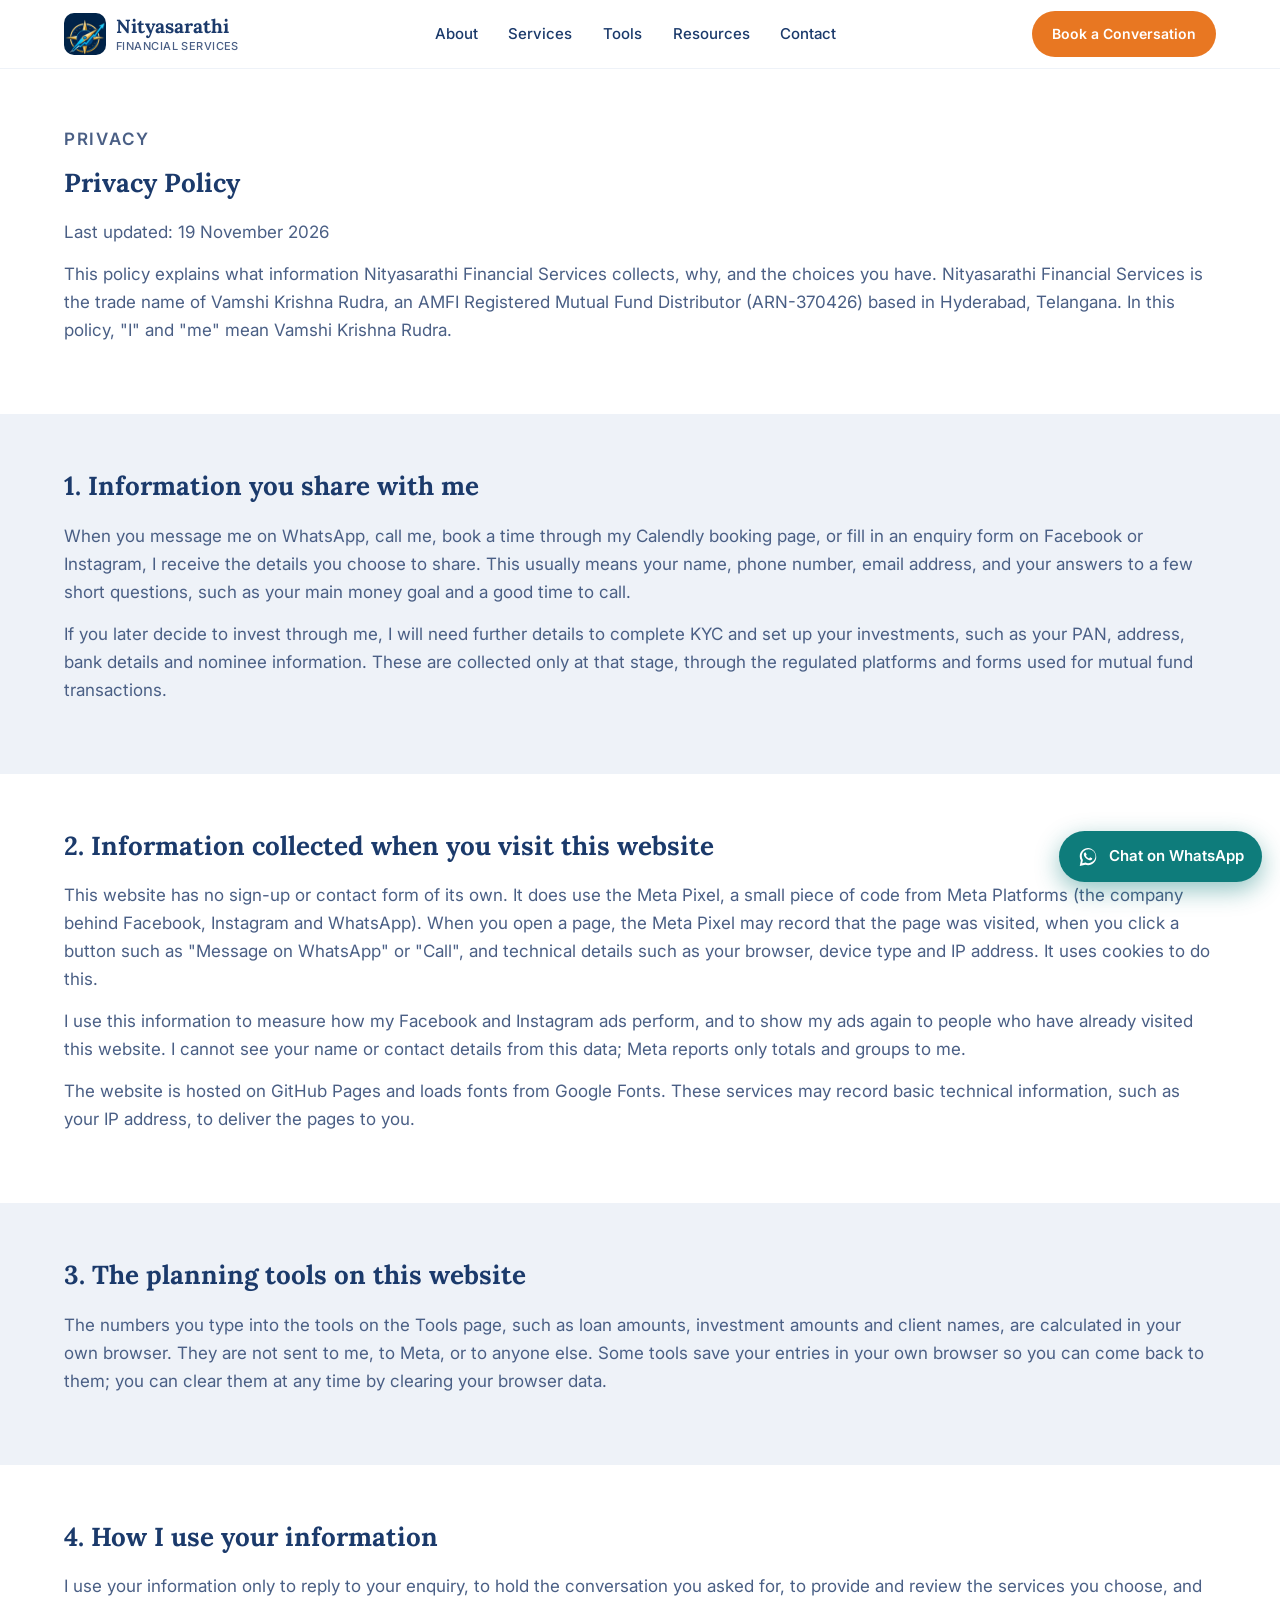
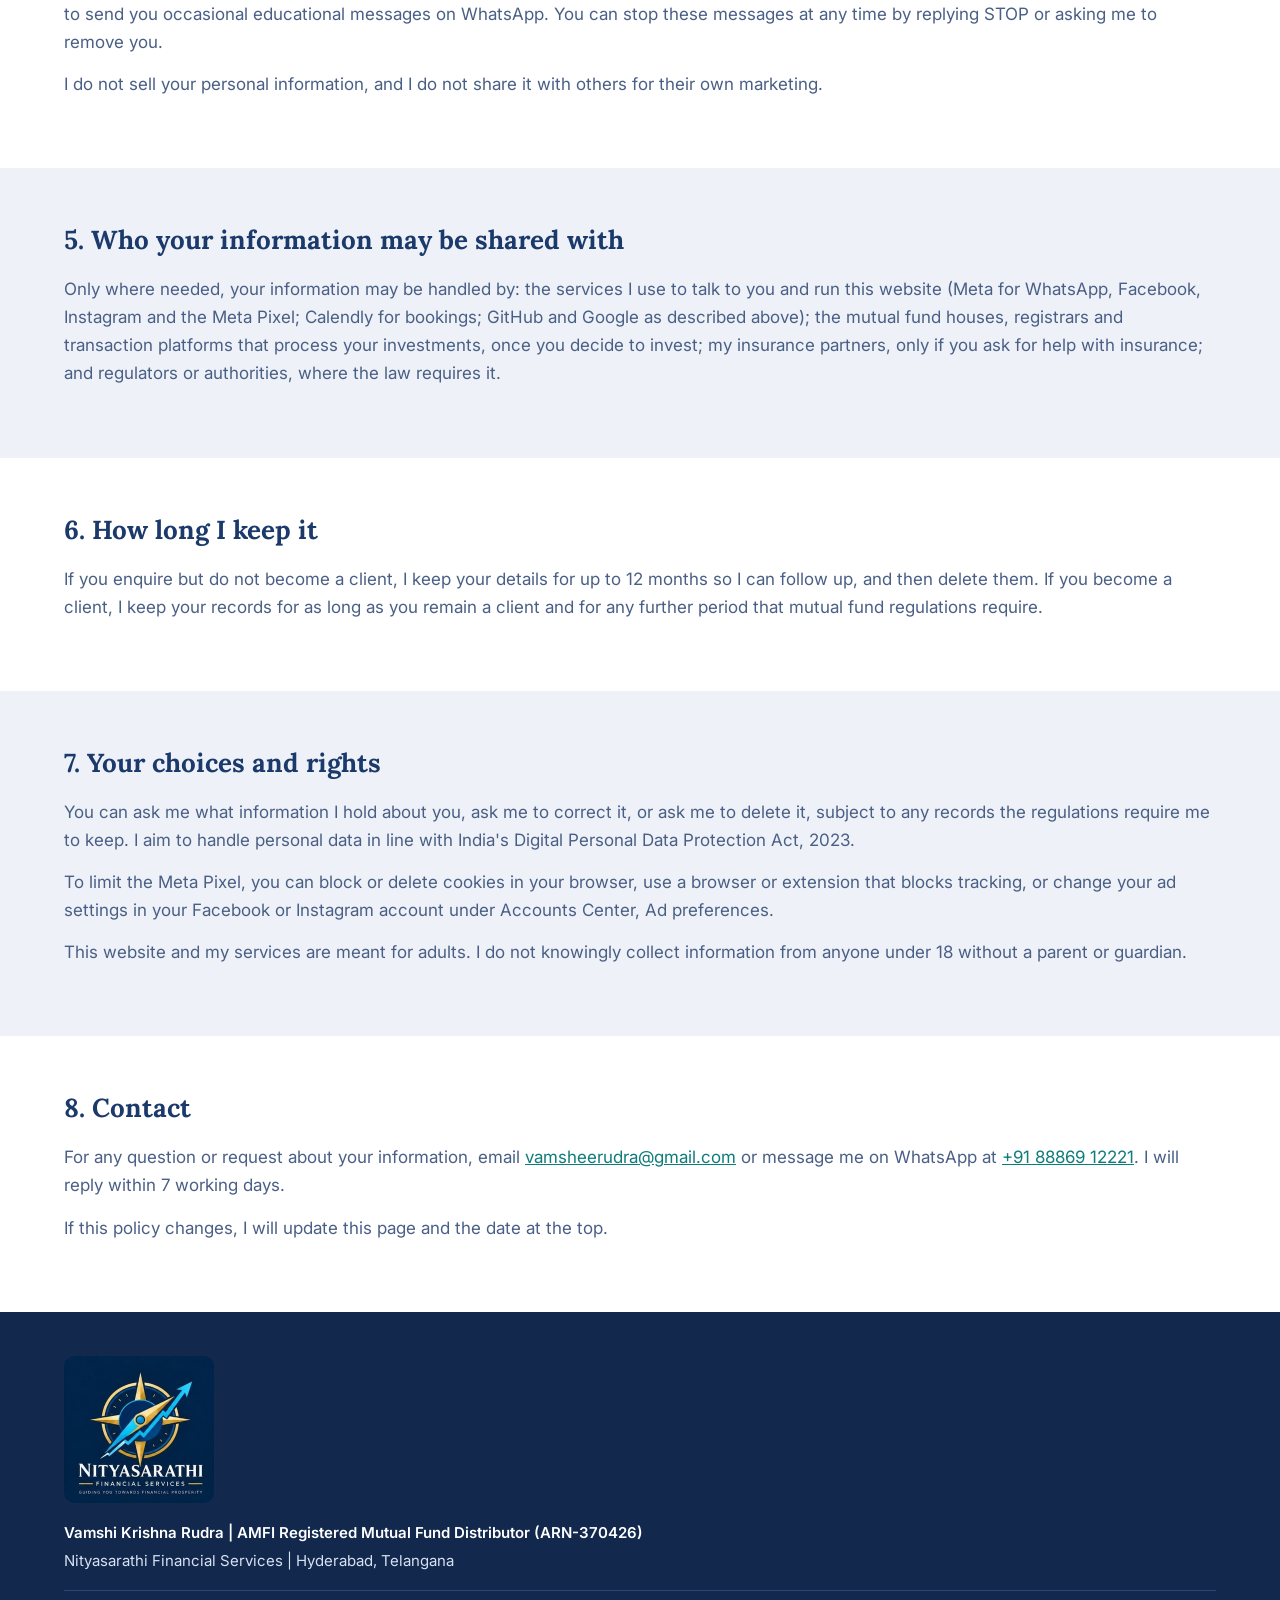
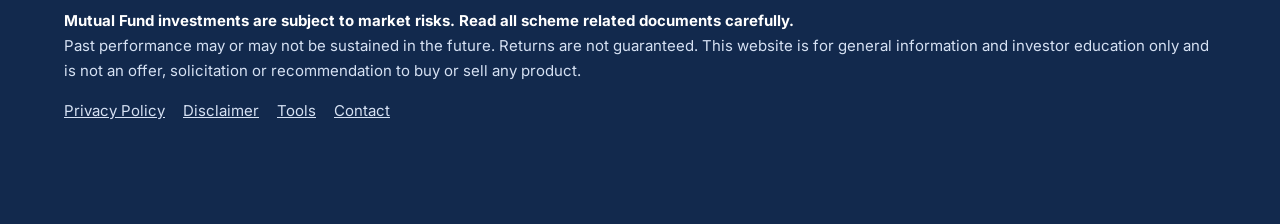
<file: privacy.html>
<!DOCTYPE html>
<html lang="en">
<head>
<meta charset="utf-8">
<meta name="viewport" content="width=device-width, initial-scale=1">
<title>Privacy Policy | Nityasarathi Financial Services</title>
<meta name="description" content="How Nityasarathi Financial Services (Vamshi Krishna Rudra, AMFI Registered Mutual Fund Distributor, ARN-370426) collects and uses your information.">
<meta property="og:title" content="Privacy Policy | Nityasarathi Financial Services">
<meta property="og:description" content="What information Nityasarathi Financial Services collects, why, and your choices.">
<meta property="og:type" content="website">
<link rel="preconnect" href="https://fonts.googleapis.com">
<link rel="preconnect" href="https://fonts.gstatic.com" crossorigin>
<link href="https://fonts.googleapis.com/css2?family=Lora:wght@600;700&family=Inter:wght@400;500;600&display=swap" rel="stylesheet">
<link rel="icon" type="image/png" href="[data-uri]">
<link rel="stylesheet" href="style.css">
<!-- Meta Pixel Code -->
<script>
!function(f,b,e,v,n,t,s)
{if(f.fbq)return;n=f.fbq=function(){n.callMethod?
n.callMethod.apply(n,arguments):n.queue.push(arguments)};
if(!f._fbq)f._fbq=n;n.push=n;n.loaded=!0;n.version='2.0';
n.queue=[];t=b.createElement(e);t.async=!0;
t.src=v;s=b.getElementsByTagName(e)[0];
s.parentNode.insertBefore(t,s)}(window, document,'script',
'https://connect.facebook.net/en_US/fbevents.js');
fbq('init', '2084375265543233');
fbq('track', 'PageView');
</script>
<noscript><img height="1" width="1" style="display:none"
src="https://www.facebook.com/tr?id=2084375265543233&ev=PageView&noscript=1"
/></noscript>
<!-- End Meta Pixel Code -->
</head>
<body>

<header>
  <div class="wrap bar">
    <a class="brand" href="index.html" aria-label="Nityasarathi Financial Services home">
      <img src="[data-uri]" width="42" height="42" style="width:42px;height:42px;border-radius:10px;display:block" alt="Nityasarathi compass logo">
      <span>Nityasarathi<small>Financial Services</small></span>
    </a>
    <nav id="site-nav" aria-label="Main">
      <a href="index.html#about">About</a>
      <a href="index.html#services">Services</a>
      <a href="tools.html">Tools</a>
      <a href="index.html#resources">Resources</a>
      <a href="index.html#contact">Contact</a>
    </nav>
    <a class="btn btn-primary btn-small" href="https://wa.me/918886912221?text=Hello%2C%20I%20would%20like%20to%20book%20a%20conversation." target="_blank" rel="noopener" onclick="fbq('track','Contact')">Book a Conversation</a>
    <button class="menu-btn" type="button" aria-label="Menu" aria-expanded="false" aria-controls="site-nav">&#9776;</button>
  </div>
</header>

<main id="top">

<section class="legal">
  <div class="wrap">
    <p class="eyebrow">Privacy</p>
    <h2>Privacy Policy</h2>
    <p>Last updated: 19 November 2026</p>
    <p>This policy explains what information Nityasarathi Financial Services collects, why, and the choices you have. Nityasarathi Financial Services is the trade name of Vamshi Krishna Rudra, an AMFI Registered Mutual Fund Distributor (ARN-370426) based in Hyderabad, Telangana. In this policy, "I" and "me" mean Vamshi Krishna Rudra.</p>
  </div>
</section>

<section class="legal alt">
  <div class="wrap">
    <h2>1. Information you share with me</h2>
    <p>When you message me on WhatsApp, call me, book a time through my Calendly booking page, or fill in an enquiry form on Facebook or Instagram, I receive the details you choose to share. This usually means your name, phone number, email address, and your answers to a few short questions, such as your main money goal and a good time to call.</p>
    <p>If you later decide to invest through me, I will need further details to complete KYC and set up your investments, such as your PAN, address, bank details and nominee information. These are collected only at that stage, through the regulated platforms and forms used for mutual fund transactions.</p>
  </div>
</section>

<section class="legal">
  <div class="wrap">
    <h2>2. Information collected when you visit this website</h2>
    <p>This website has no sign-up or contact form of its own. It does use the Meta Pixel, a small piece of code from Meta Platforms (the company behind Facebook, Instagram and WhatsApp). When you open a page, the Meta Pixel may record that the page was visited, when you click a button such as "Message on WhatsApp" or "Call", and technical details such as your browser, device type and IP address. It uses cookies to do this.</p>
    <p>I use this information to measure how my Facebook and Instagram ads perform, and to show my ads again to people who have already visited this website. I cannot see your name or contact details from this data; Meta reports only totals and groups to me.</p>
    <p>The website is hosted on GitHub Pages and loads fonts from Google Fonts. These services may record basic technical information, such as your IP address, to deliver the pages to you.</p>
  </div>
</section>

<section class="legal alt">
  <div class="wrap">
    <h2>3. The planning tools on this website</h2>
    <p>The numbers you type into the tools on the Tools page, such as loan amounts, investment amounts and client names, are calculated in your own browser. They are not sent to me, to Meta, or to anyone else. Some tools save your entries in your own browser so you can come back to them; you can clear them at any time by clearing your browser data.</p>
  </div>
</section>

<section class="legal">
  <div class="wrap">
    <h2>4. How I use your information</h2>
    <p>I use your information only to reply to your enquiry, to hold the conversation you asked for, to provide and review the services you choose, and to send you occasional educational messages on WhatsApp. You can stop these messages at any time by replying STOP or asking me to remove you.</p>
    <p>I do not sell your personal information, and I do not share it with others for their own marketing.</p>
  </div>
</section>

<section class="legal alt">
  <div class="wrap">
    <h2>5. Who your information may be shared with</h2>
    <p>Only where needed, your information may be handled by: the services I use to talk to you and run this website (Meta for WhatsApp, Facebook, Instagram and the Meta Pixel; Calendly for bookings; GitHub and Google as described above); the mutual fund houses, registrars and transaction platforms that process your investments, once you decide to invest; my insurance partners, only if you ask for help with insurance; and regulators or authorities, where the law requires it.</p>
  </div>
</section>

<section class="legal">
  <div class="wrap">
    <h2>6. How long I keep it</h2>
    <p>If you enquire but do not become a client, I keep your details for up to 12 months so I can follow up, and then delete them. If you become a client, I keep your records for as long as you remain a client and for any further period that mutual fund regulations require.</p>
  </div>
</section>

<section class="legal alt">
  <div class="wrap">
    <h2>7. Your choices and rights</h2>
    <p>You can ask me what information I hold about you, ask me to correct it, or ask me to delete it, subject to any records the regulations require me to keep. I aim to handle personal data in line with India's Digital Personal Data Protection Act, 2023.</p>
    <p>To limit the Meta Pixel, you can block or delete cookies in your browser, use a browser or extension that blocks tracking, or change your ad settings in your Facebook or Instagram account under Accounts Center, Ad preferences.</p>
    <p>This website and my services are meant for adults. I do not knowingly collect information from anyone under 18 without a parent or guardian.</p>
  </div>
</section>

<section class="legal">
  <div class="wrap">
    <h2>8. Contact</h2>
    <p>For any question or request about your information, email <a href="mailto:vamsheerudra@gmail.com">vamsheerudra@gmail.com</a> or message me on WhatsApp at <a href="https://wa.me/918886912221" target="_blank" rel="noopener" onclick="fbq('track','Contact')">+91 88869 12221</a>. I will reply within 7 working days.</p>
    <p>If this policy changes, I will update this page and the date at the top.</p>
  </div>
</section>

</main>

<footer>
  <div class="wrap">
    <img class="foot-logo" src="[data-uri]" width="150" style="display:block;width:150px;height:auto;border-radius:10px;margin-bottom:18px" alt="Nityasarathi Financial Services. Guiding you towards financial prosperity.">
    <p class="reg">Vamshi Krishna Rudra | AMFI Registered Mutual Fund Distributor (ARN-370426)</p>
    <p class="line">Nityasarathi Financial Services | Hyderabad, Telangana</p>
    <div class="disc">
      <p><strong>Mutual Fund investments are subject to market risks. Read all scheme related documents carefully.</strong></p>
      <p>Past performance may or may not be sustained in the future. Returns are not guaranteed. This website is for general information and investor education only and is not an offer, solicitation or recommendation to buy or sell any product.</p>
    </div>
    <div class="links">
      <a href="privacy.html">Privacy Policy</a>
      <a href="index.html#disclaimer">Disclaimer</a>
      <a href="tools.html">Tools</a>
      <a href="index.html#contact">Contact</a>
    </div>
  </div>
</footer>

<a class="wa" href="https://wa.me/918886912221?text=Hello%2C%20I%20would%20like%20to%20book%20a%20conversation." target="_blank" rel="noopener" aria-label="Chat on WhatsApp" onclick="fbq('track','Contact')">
  <svg viewBox="0 0 32 32" aria-hidden="true"><path d="M16.04 3C9.4 3 4 8.38 4 15.01c0 2.12.56 4.19 1.62 6.01L4 29l8.14-1.59a12.02 12.02 0 0 0 3.9.65h.01C22.67 28.06 28 22.66 28 16.03 28 9.4 22.68 3 16.04 3Zm0 22.03h-.01c-1.19 0-2.35-.32-3.37-.92l-.24-.14-4.83.94.99-4.7-.16-.25a9.97 9.97 0 0 1-1.54-5.3c0-5.5 4.49-9.97 10.02-9.97 5.52 0 10.01 4.47 10.01 9.99 0 5.51-4.49 10.35-10.87 10.35Zm5.5-7.46c-.3-.15-1.78-.88-2.06-.98-.28-.1-.48-.15-.68.15-.2.3-.78.98-.96 1.18-.17.2-.35.23-.65.08-.3-.15-1.27-.47-2.42-1.49-.9-.8-1.5-1.78-1.67-2.08-.18-.3-.02-.46.13-.61.14-.13.3-.35.45-.52.15-.18.2-.3.3-.5.1-.2.05-.38-.02-.53-.08-.15-.68-1.64-.93-2.25-.24-.59-.49-.51-.68-.52h-.58c-.2 0-.53.08-.8.38-.28.3-1.05 1.03-1.05 2.5 0 1.48 1.08 2.9 1.23 3.1.15.2 2.12 3.23 5.13 4.53.72.31 1.28.5 1.71.63.72.23 1.37.2 1.89.12.58-.09 1.78-.73 2.03-1.43.25-.7.25-1.3.17-1.43-.07-.12-.27-.2-.57-.35Z"/></svg>
  <span>Chat on WhatsApp</span>
</a>

<script src="script.js"></script>
</body>
</html>
</file>
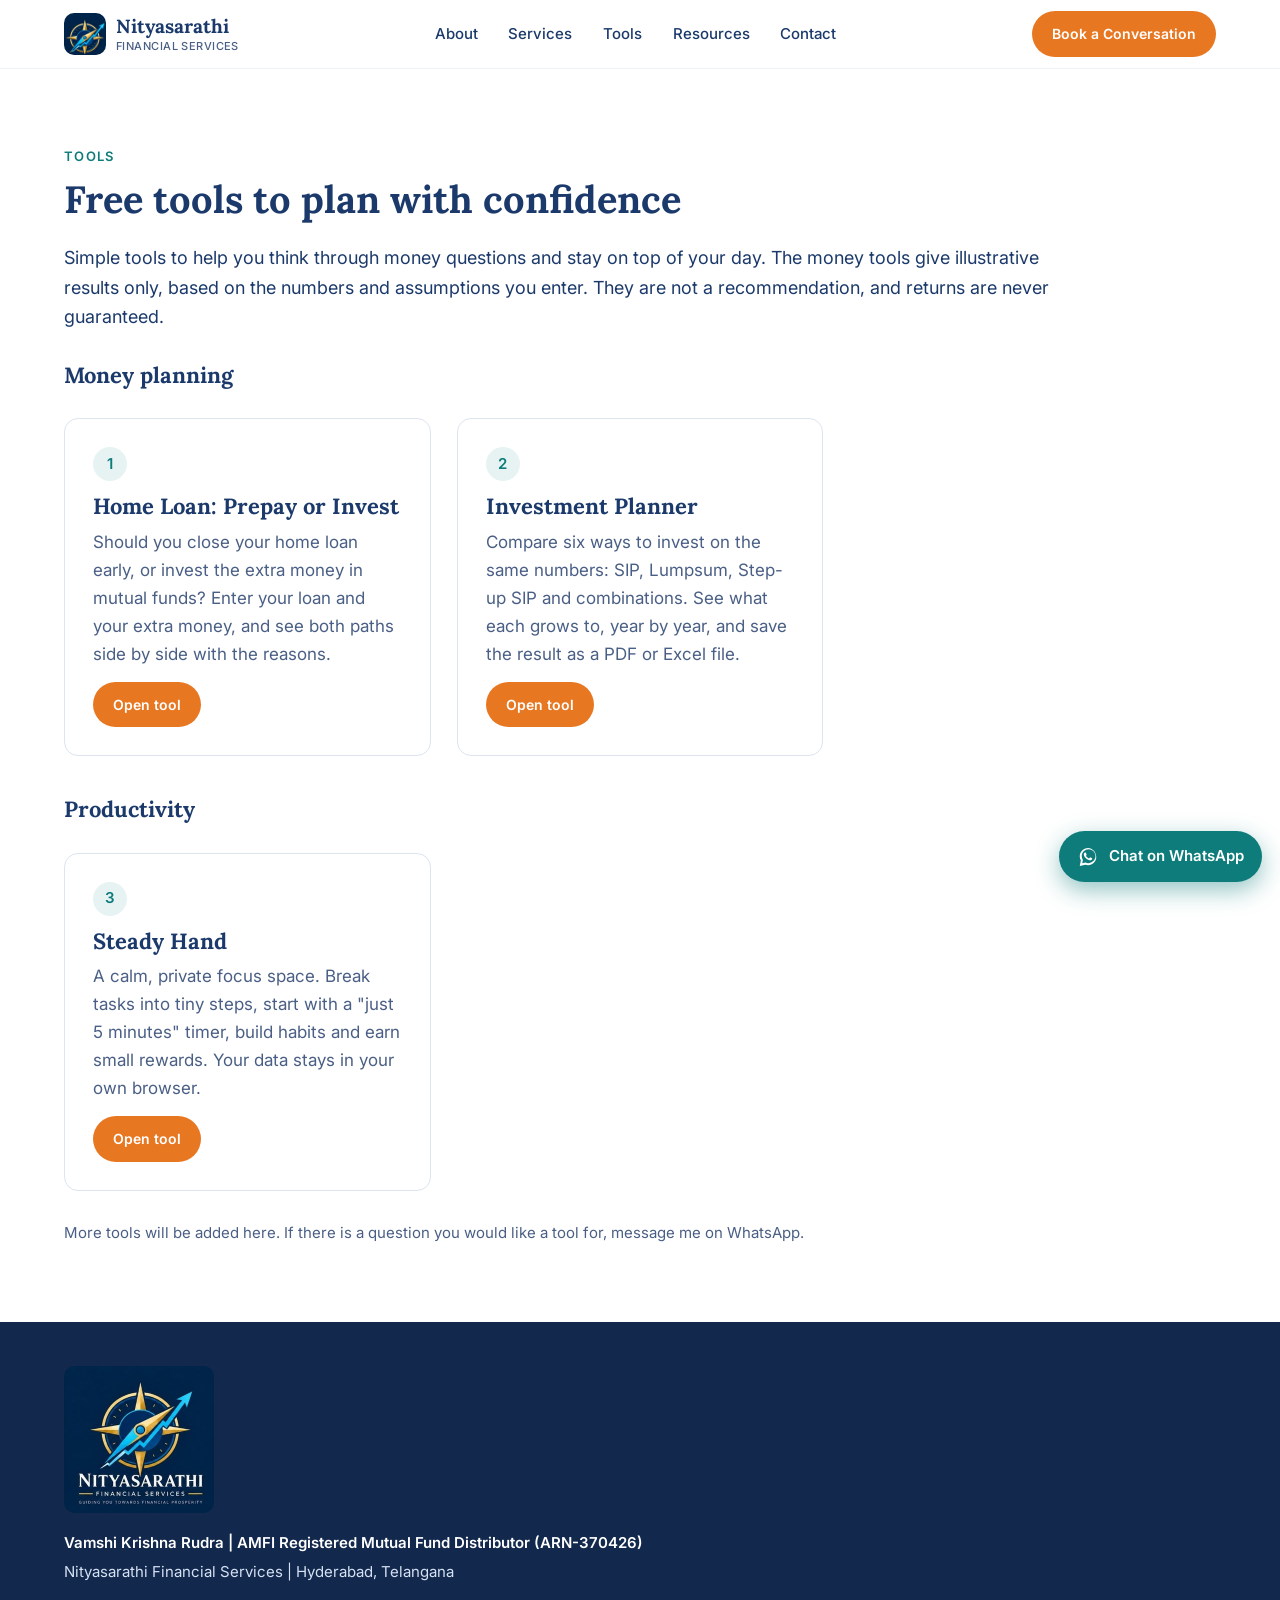
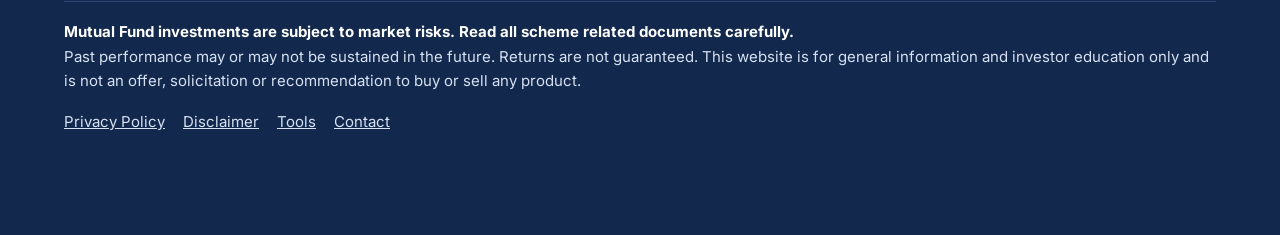
<file: tools.html>
<!DOCTYPE html>
<html lang="en">
<head>
<meta charset="utf-8">
<meta name="viewport" content="width=device-width, initial-scale=1">
<title>Free Tools | Nityasarathi Financial Services</title>
<meta name="description" content="Simple, free planning tools from Nityasarathi Financial Services, Hyderabad. Illustrative results only.">
<meta property="og:title" content="Free Tools | Nityasarathi Financial Services">
<meta property="og:description" content="Simple planning tools to help you think through common money questions.">
<meta property="og:type" content="website">
<link rel="preconnect" href="https://fonts.googleapis.com">
<link rel="preconnect" href="https://fonts.gstatic.com" crossorigin>
<link href="https://fonts.googleapis.com/css2?family=Lora:wght@600;700&family=Inter:wght@400;500;600&display=swap" rel="stylesheet">
<link rel="icon" type="image/png" href="[data-uri]">
<link rel="stylesheet" href="style.css">
<!-- Meta Pixel Code -->
<script>
!function(f,b,e,v,n,t,s)
{if(f.fbq)return;n=f.fbq=function(){n.callMethod?
n.callMethod.apply(n,arguments):n.queue.push(arguments)};
if(!f._fbq)f._fbq=n;n.push=n;n.loaded=!0;n.version='2.0';
n.queue=[];t=b.createElement(e);t.async=!0;
t.src=v;s=b.getElementsByTagName(e)[0];
s.parentNode.insertBefore(t,s)}(window, document,'script',
'https://connect.facebook.net/en_US/fbevents.js');
fbq('init', '2084375265543233');
fbq('track', 'PageView');
</script>
<noscript><img height="1" width="1" style="display:none"
src="https://www.facebook.com/tr?id=2084375265543233&ev=PageView&noscript=1"
/></noscript>
<!-- End Meta Pixel Code -->
</head>
<body>

<header>
  <div class="wrap bar">
    <a class="brand" href="index.html" aria-label="Nityasarathi Financial Services home">
      <img src="[data-uri]" width="42" height="42" style="width:42px;height:42px;border-radius:10px;display:block" alt="Nityasarathi compass logo">
      <span>Nityasarathi<small>Financial Services</small></span>
    </a>
    <nav id="site-nav" aria-label="Main">
      <a href="index.html#about">About</a>
      <a href="index.html#services">Services</a>
      <a href="tools.html">Tools</a>
      <a href="index.html#resources">Resources</a>
      <a href="index.html#contact">Contact</a>
    </nav>
    <a class="btn btn-primary btn-small" href="https://wa.me/918886912221?text=Hello%2C%20I%20would%20like%20to%20book%20a%20conversation." target="_blank" rel="noopener" onclick="fbq('track','Contact')">Book a Conversation</a>
    <button class="menu-btn" type="button" aria-label="Menu" aria-expanded="false" aria-controls="site-nav">&#9776;</button>
  </div>
</header>

<main id="top">

<section>
  <div class="wrap">
    <p class="eyebrow">Tools</p>
    <h2>Free tools to plan with confidence</h2>
    <p class="page-intro">Simple tools to help you think through money questions and stay on top of your day. The money tools give illustrative results only, based on the numbers and assumptions you enter. They are not a recommendation, and returns are never guaranteed.</p>

    <h3 style="font-family:'Lora',Georgia,serif;font-size:22px;color:#1B3A6B;margin:30px 0 0">Money planning</h3>
    <div class="grid-services">

      <div class="service">
        <span class="n">1</span>
        <h3>Home Loan: Prepay or Invest</h3>
        <p>Should you close your home loan early, or invest the extra money in mutual funds? Enter your loan and your extra money, and see both paths side by side with the reasons.</p>
        <a class="btn btn-primary btn-small tool-link" href="tools/home-loan-vs-mf.html">Open tool</a>
      </div>

      <div class="service">
        <span class="n">2</span>
        <h3>Investment Planner</h3>
        <p>Compare six ways to invest on the same numbers: SIP, Lumpsum, Step-up SIP and combinations. See what each grows to, year by year, and save the result as a PDF or Excel file.</p>
        <a class="btn btn-primary btn-small tool-link" href="tools/investment-planner.html">Open tool</a>
      </div>

    </div>


    <h3 style="font-family:'Lora',Georgia,serif;font-size:22px;color:#1B3A6B;margin:40px 0 0">Productivity</h3>
    <div class="grid-services">

      <div class="service">
        <span class="n">3</span>
        <h3>Steady Hand</h3>
        <p>A calm, private focus space. Break tasks into tiny steps, start with a "just 5 minutes" timer, build habits and earn small rewards. Your data stays in your own browser.</p>
        <a class="btn btn-primary btn-small tool-link" href="tools/steady-hand.html">Open tool</a>
      </div>

    </div>

    <p class="tools-note">More tools will be added here. If there is a question you would like a tool for, message me on WhatsApp.</p>
  </div>
</section>

</main>

<footer>
  <div class="wrap">
    <img class="foot-logo" src="[data-uri]" width="150" style="display:block;width:150px;height:auto;border-radius:10px;margin-bottom:18px" alt="Nityasarathi Financial Services. Guiding you towards financial prosperity.">
    <p class="reg">Vamshi Krishna Rudra | AMFI Registered Mutual Fund Distributor (ARN-370426)</p>
    <p class="line">Nityasarathi Financial Services | Hyderabad, Telangana</p>
    <div class="disc">
      <p><strong>Mutual Fund investments are subject to market risks. Read all scheme related documents carefully.</strong></p>
      <p>Past performance may or may not be sustained in the future. Returns are not guaranteed. This website is for general information and investor education only and is not an offer, solicitation or recommendation to buy or sell any product.</p>
    </div>
    <div class="links">
      <a href="privacy.html">Privacy Policy</a>
      <a href="index.html#disclaimer">Disclaimer</a>
      <a href="tools.html">Tools</a>
      <a href="index.html#contact">Contact</a>
    </div>
  </div>
</footer>

<a class="wa" href="https://wa.me/918886912221?text=Hello%2C%20I%20would%20like%20to%20book%20a%20conversation." target="_blank" rel="noopener" aria-label="Chat on WhatsApp" onclick="fbq('track','Contact')">
  <svg viewBox="0 0 32 32" aria-hidden="true"><path d="M16.04 3C9.4 3 4 8.38 4 15.01c0 2.12.56 4.19 1.62 6.01L4 29l8.14-1.59a12.02 12.02 0 0 0 3.9.65h.01C22.67 28.06 28 22.66 28 16.03 28 9.4 22.68 3 16.04 3Zm0 22.03h-.01c-1.19 0-2.35-.32-3.37-.92l-.24-.14-4.83.94.99-4.7-.16-.25a9.97 9.97 0 0 1-1.54-5.3c0-5.5 4.49-9.97 10.02-9.97 5.52 0 10.01 4.47 10.01 9.99 0 5.51-4.49 10.35-10.87 10.35Zm5.5-7.46c-.3-.15-1.78-.88-2.06-.98-.28-.1-.48-.15-.68.15-.2.3-.78.98-.96 1.18-.17.2-.35.23-.65.08-.3-.15-1.27-.47-2.42-1.49-.9-.8-1.5-1.78-1.67-2.08-.18-.3-.02-.46.13-.61.14-.13.3-.35.45-.52.15-.18.2-.3.3-.5.1-.2.05-.38-.02-.53-.08-.15-.68-1.64-.93-2.25-.24-.59-.49-.51-.68-.52h-.58c-.2 0-.53.08-.8.38-.28.3-1.05 1.03-1.05 2.5 0 1.48 1.08 2.9 1.23 3.1.15.2 2.12 3.23 5.13 4.53.72.31 1.28.5 1.71.63.72.23 1.37.2 1.89.12.58-.09 1.78-.73 2.03-1.43.25-.7.25-1.3.17-1.43-.07-.12-.27-.2-.57-.35Z"/></svg>
  <span>Chat on WhatsApp</span>
</a>

<script src="script.js"></script>
</body>
</html>
</file>
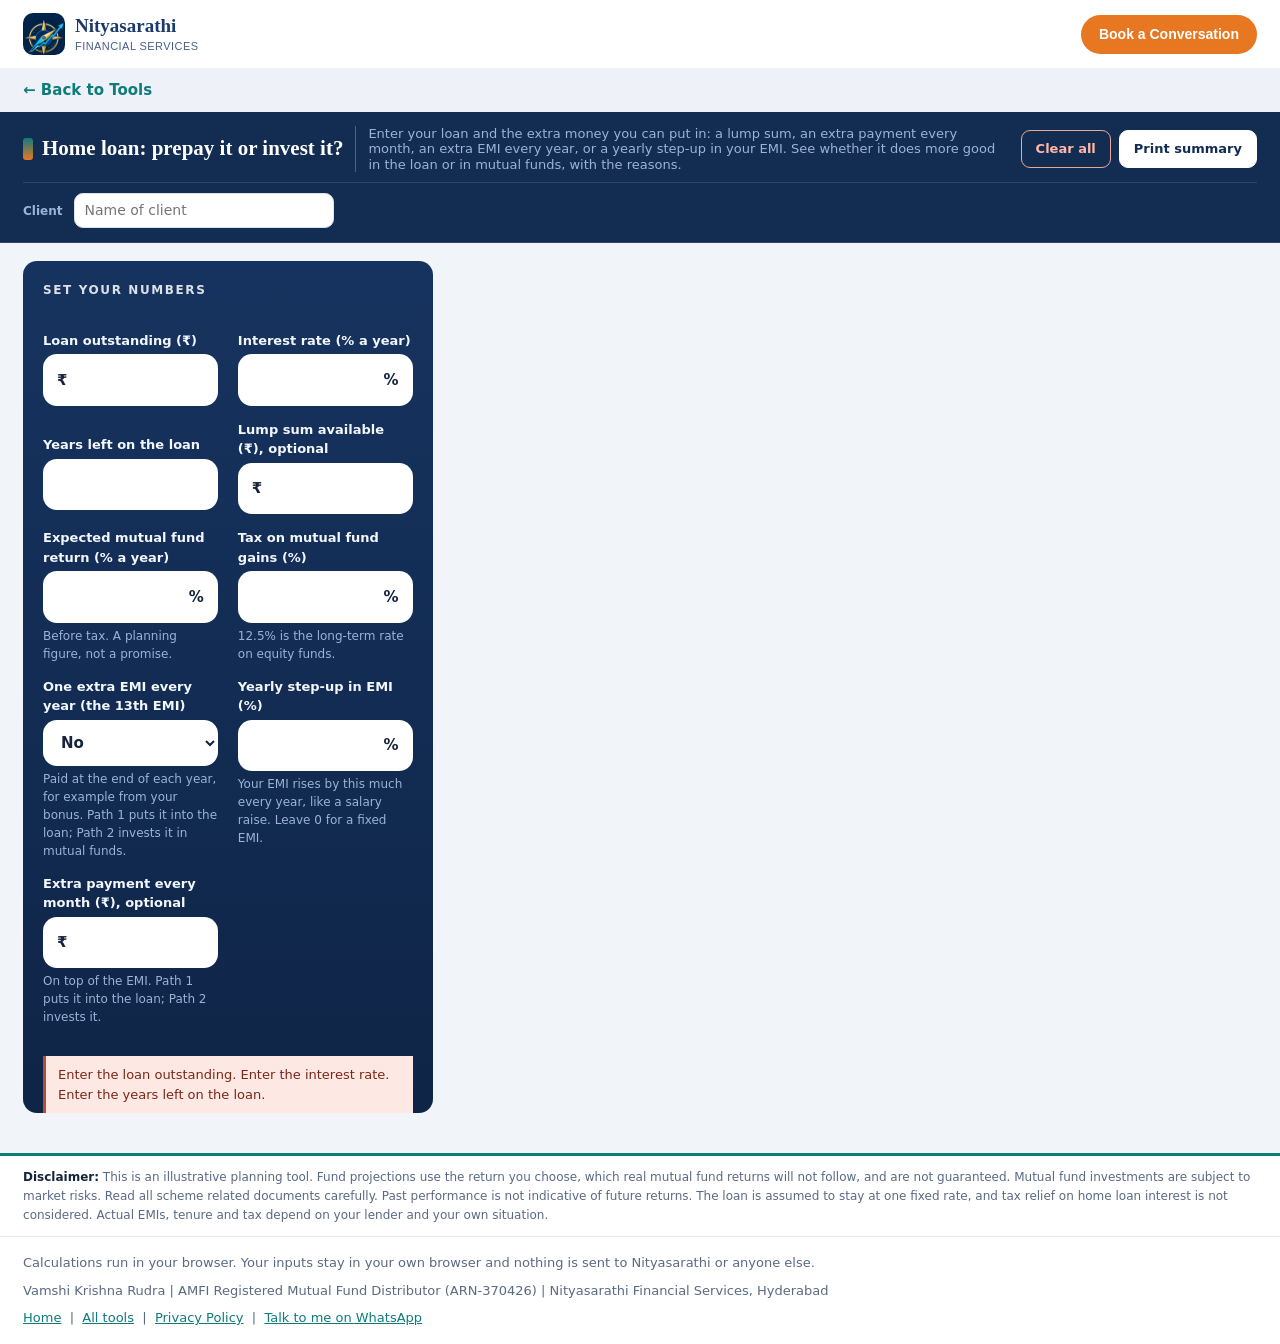
<file: tools/home-loan-vs-mf.html>
<!DOCTYPE html>
<html lang="en">
<head>
<meta charset="utf-8">
<meta name="viewport" content="width=device-width, initial-scale=1">
<title>Home Loan: Prepay or Invest</title>
<style>
:root{
  --paper:#f1f5fa; --paper2:#e6edf6; --line:#d9e2ee; --ink:#15233b; --ink-soft:#5a6a83;
  --brass:#0e7c7b; --brass-tint:#dcefee; --teal:#0e7c7b; --teal-tint:#cfe9e7;
  --rust:#b0503a; --rust-tint:#f4dcd4; --amber:#e87722; --amber-tint:#fdebdc;
  --slate:#51606b; --slate-tint:#e0e6ea; --navy:#1B3A6B;
  /* names used by the page below */
  --soft:var(--ink-soft); --card:#fff; --rule:var(--line); --input:#fff; --input-rule:var(--line);
  --teal-bg:var(--brass-tint); --amber-bg:var(--amber-tint); --focus:var(--navy);
  color-scheme: light;
}
*{box-sizing:border-box}
html,body{margin:0}
body{background:#f1f5fa;color:var(--ink);font-family:"Segoe UI",system-ui,-apple-system,Roboto,Helvetica,Arial,sans-serif;font-size:15px;line-height:1.5;min-height:100vh;padding:0;display:flex;flex-direction:column}
button{font:inherit;cursor:pointer}
h1{margin:0;text-wrap:balance}
.sub{color:var(--soft);margin:0 0 20px;max-width:75ch;text-wrap:pretty}
.wrap{width:100%;max-width:900px;margin:0 auto}

/* ---- site wrapper ---- */
.site-head{background:#fff;border-bottom:1px solid #EEF2F8;position:relative;z-index:2}
.site-head-in{width:100%;margin:0;padding:0 clamp(14px,1.8vw,32px);height:68px;display:flex;align-items:center;justify-content:space-between;gap:16px}
.site-head .brand{display:flex;align-items:center;gap:10px;margin:0;text-decoration:none;color:#1B3A6B;font-family:Georgia,'Times New Roman',serif;font-weight:700;font-size:19px;line-height:1.1}
.site-head .brand img{width:42px;height:42px;border-radius:10px;display:block}
.site-head .brand small{display:block;font-family:Arial,sans-serif;font-weight:500;font-size:11px;color:#4A5F85;letter-spacing:.04em;text-transform:uppercase;margin-top:3px}
.site-head .cta{background:#E87722;color:#fff;text-decoration:none;font-family:Arial,sans-serif;font-weight:600;font-size:14px;padding:9px 18px;border-radius:999px;white-space:nowrap}
.site-head .cta:hover{background:#cf6a1c}
@media(max-width:480px){.site-head .brand small{display:none}.site-head .cta{font-size:13px;padding:9px 14px}}
.back-bar{background:#EEF2F8;padding:10px clamp(14px,1.8vw,32px);font-size:15px;position:relative;z-index:2}
.back-bar a{color:#0E7C7B;text-decoration:none;font-weight:600}
.back-bar a:hover{text-decoration:underline}
.tool-foot{width:100%;margin:0;padding:16px clamp(14px,1.8vw,32px);background:#fff;border-top:1px solid #e3eaf3;border-radius:0;color:var(--ink-soft);font-size:13px;position:relative;z-index:2}
.tool-foot p{margin:0 0 8px}
.tool-foot p:last-child{margin-bottom:0}
.tool-foot strong{color:var(--ink)}
.tool-foot a{color:#0e7c7b}

/* ---- app: edge to edge, fills the screen ---- */
.app{position:relative;flex:1 0 auto;display:flex;flex-direction:column;width:100%;margin:0;background:var(--paper)}
.top{background:#132c52;border-bottom:1px solid rgba(255,255,255,.12);padding:14px clamp(14px,1.8vw,32px);display:flex;flex-wrap:wrap;gap:10px 16px;align-items:center}
.top .brand{display:flex;align-items:center;gap:12px;margin-right:auto;flex-wrap:wrap;flex:1 1 0;min-width:0}
@media(min-width:901px){.top .brand{flex-wrap:nowrap}.top .brand small{flex:1;min-width:0}}
.top .brand h1{white-space:nowrap;font-size:21px;margin:0;font-family:Georgia,'Times New Roman',serif;color:#fff;display:flex;align-items:center;gap:9px}
.top .brand h1::before{content:'';width:10px;height:22px;border-radius:3px;background:linear-gradient(180deg,#0e7c7b,#E87722);flex:none}
.top .brand small{color:#9db2d6;font-size:13px;font-weight:500;line-height:1.2;padding-left:12px;border-left:1px solid rgba(255,255,255,.25)}
.top .acts{display:flex;gap:8px;flex-wrap:wrap;align-items:center;margin-left:auto}
.top .client{flex:1 1 100%;display:flex;align-items:center;gap:8px 12px;flex-wrap:wrap;padding-top:10px;border-top:1px solid rgba(255,255,255,.12)}
.top .client label{color:#9db2d6;margin:0;font-size:12px}
.top .client input#clientName{width:min(260px,100%);text-align:left;font-size:14px;padding:6px 9px}
.top .ab-control{display:flex;align-items:center;gap:6px;color:#9db2d6;margin:0;font-size:12px}
.top select{width:auto;font-size:12.5px;padding:5px 7px;border-radius:8px}
button.act{border:1px solid var(--line);background:#fff;color:var(--ink);padding:8px 14px;border-radius:9px;font-size:13px;font-weight:600;transition:.15s;display:inline-flex;align-items:center;justify-content:center;gap:6px}
.top button.act{background:transparent;border-color:rgba(255,255,255,.35);color:#fff}
.top button.act:hover{background:rgba(255,255,255,.12);border-color:#fff}
.top button.act.primary{background:#E87722;border-color:#E87722;color:#fff}
.top button.act.primary:hover{background:#cf6a1c;border-color:#cf6a1c}
.top button.act.alt{background:#fff;border-color:#fff;color:#132c52}
.top button.act.alt:hover{background:#e8eefa}
.top button.act.danger{border-color:#e8a898;color:#ffb9a8}
.top button.act.danger:hover{background:var(--rust);border-color:var(--rust);color:#fff}
button.act:focus-visible{outline:2px solid #fff;outline-offset:1px}
@media(max-width:480px){.top .brand h1{font-size:clamp(15px,4.5vw,21px)}}

.banner{display:none;background:var(--amber-bg);border-left:4px solid var(--amber);padding:9px clamp(14px,1.8vw,32px);font-size:13px;align-items:center;gap:12px}
.banner.show{display:flex}
.banner button{margin-left:auto;font:inherit;font-size:13px;padding:4px 12px;border:1px solid var(--amber);background:#fff;border-radius:7px;cursor:pointer}

.content{flex:1;display:grid;grid-template-columns:clamp(320px,32vw,500px) minmax(0,1fr);gap:16px;align-items:start;padding:18px clamp(14px,1.8vw,32px) 22px}
.content>.inputs{position:sticky;top:12px}
.content>.inputs .card{margin-bottom:0}
.content>.inputs .grid{grid-template-columns:repeat(2,minmax(0,1fr))}
.results{min-width:0}
@media(max-width:900px){
  .content{grid-template-columns:1fr}
  .content>.inputs{position:static}
  .content>.inputs .grid{grid-template-columns:repeat(auto-fill,minmax(220px,1fr))}
}
@media(max-width:480px){.content>.inputs .grid{grid-template-columns:1fr}}

.card{background:var(--card);border:1px solid var(--rule);border-radius:14px;margin-bottom:16px}
.card h2{margin:0;padding:12px 18px;font-size:15px;border-bottom:1px solid var(--rule)}
.grid{display:grid;grid-template-columns:repeat(auto-fill,minmax(220px,1fr));gap:14px 20px;padding:16px 18px}
label{display:block;font-size:12px;font-weight:600;color:var(--soft);margin-bottom:4px}
input{width:100%;font:inherit;font-size:15px;text-align:right;font-variant-numeric:tabular-nums;color:var(--ink);background:var(--input);border:1px solid var(--input-rule);border-radius:9px;padding:7px 9px}
select{width:100%;font:inherit;font-size:15px;color:var(--ink);background:var(--input);border:1px solid var(--input-rule);border-radius:9px;padding:7px 9px}
.iw{position:relative;display:flex;align-items:center}
.iw .pf{position:absolute;left:14px;font-weight:700;color:var(--ink-soft);pointer-events:none}
.iw .sf{left:auto;right:14px}
.iw input{background:#e8eef7;border:1.5px solid #c3d0e4;border-radius:12px;padding:12px 14px;font-size:16px;font-weight:700;text-align:left;color:var(--ink)}
.iw .pf~input{padding-left:34px}.iw .sf~input{padding-left:14px;padding-right:34px}
.iw input::placeholder{color:#9aa8bf;font-weight:500}
.iw input[type=number]{-moz-appearance:textfield}.iw input[type=number]::-webkit-outer-spin-button,.iw input[type=number]::-webkit-inner-spin-button{-webkit-appearance:none;margin:0}
select{background:#fff;border:1.5px solid #c3d0e4;border-radius:12px;padding:12px 14px;font-size:15px;font-weight:600}
.iw input:focus{background:#fff;border-color:var(--teal)}

/* input panel: navy, white boxes */
.content>.inputs .card{background:linear-gradient(180deg,#16335f 0%,#0f2547 100%);border:0;color:#e8eefa}
.content>.inputs .card h2{border:0;color:#fff;opacity:.85;font-size:12px;text-transform:uppercase;letter-spacing:1.6px;font-weight:700;padding:20px 20px 0}
.content>.inputs .grid{padding:16px 20px 12px}
.content>.inputs label{color:#f2f6fd;font-size:13px;font-weight:700}
.content>.inputs .help{color:#9db2d6}
.content>.inputs .grid label{min-height:2.7em;display:flex;align-items:flex-end}
@media(max-width:480px){.content>.inputs .grid label{min-height:0}}
.content>.inputs .emi{color:#c9d6ee;padding:0 20px 18px}.content>.inputs .emi b{color:#fff}
.content>.inputs .err{background:#fde8e3;margin:0 20px 18px}
.iw input,select{background:#fff;border:0;color:#15233b}
.iw input:focus,select:focus{background:#fff;outline:2px solid #E87722;border:0}
.iw .pf{color:#15233b}
.iw input{border-radius:14px;padding:13px 14px;font-size:17px}
select{border-radius:14px;padding:13px 14px;font-size:15px;border:0}
.iw .pf~input{padding-left:36px}
input:focus,select:focus{outline:2px solid var(--teal-tint);border-color:var(--teal);background:#fff}
.help{font-size:12px;color:var(--soft);margin-top:4px}
.emi{padding:0 18px 14px;color:var(--soft);font-size:13px}
.emi b{color:var(--ink)}
.err{margin:0 18px 16px;padding:9px 12px;background:var(--rust-tint);border-left:3px solid var(--rust);color:#7A2718;font-size:13px}
.verdict{border-left:6px solid var(--teal);padding:16px 20px}
.verdict.invest{border-left-color:var(--amber)}.verdict.close{border-left-color:var(--navy)}
.eyebrow{font-size:11.5px;font-weight:600;letter-spacing:.04em;text-transform:uppercase;color:var(--soft)}
.verdict h3{font-size:22px;margin:4px 0 6px;line-height:1.25;text-wrap:balance}
.verdict p{margin:0;color:var(--soft)}
ul.why{list-style:none;margin:0;padding:6px 18px 10px}
ul.why li{padding:10px 0;border-bottom:1px solid #E8EDEF}
ul.why li:last-child{border-bottom:none}
ul.why b.t{display:block;font-size:11.5px;letter-spacing:.03em;text-transform:uppercase;color:var(--soft);margin-bottom:2px}
table{border-collapse:collapse;width:100%;font-size:14px}
th{text-align:right;font-size:12px;color:var(--soft);padding:8px 12px;border-bottom:1px solid var(--rule);background:#FAFBFB}
th:first-child,td:first-child{text-align:left}
td{padding:8px 12px;border-bottom:1px solid #E8EDEF;text-align:right;font-variant-numeric:tabular-nums}
tr:last-child td{border-bottom:none}
.pos{color:var(--teal);font-weight:600}.neg{color:var(--rust);font-weight:600}
.scroll{overflow-x:auto}

.paths{display:grid;grid-template-columns:repeat(auto-fit,minmax(280px,1fr));gap:16px;padding:16px 18px}
.path{border:1px solid var(--rule);border-radius:14px;padding:14px 16px;background:#fff}
.path.win{border-color:var(--teal);background:#F3FAF8}
.path h3{margin:0 0 10px;font-size:15px}
.path dl{margin:0}
.path .row{display:flex;justify-content:space-between;gap:12px;padding:6px 0;border-bottom:1px solid #E8EDEF;font-size:14px}
.path .row dt{color:var(--soft)}
.path .row dd{margin:0;text-align:right;font-variant-numeric:tabular-nums}
.path .row.final{border-bottom:none;padding-top:10px;font-weight:700;font-size:16px}
.path .row.final dt{color:var(--ink)}
.bottom{padding:0 18px 16px}
.bottom p{text-wrap:pretty}
.bottom p{margin:0 0 6px}
.note{color:var(--soft);font-size:12.5px;padding:0 18px 16px;max-width:70ch}
.disc{border-top:3px solid var(--teal);background:#fff;padding:12px clamp(14px,1.8vw,32px);font-size:12px;color:var(--ink-soft);line-height:1.55}
.disc b{color:var(--ink)}

.overlay{position:fixed;inset:0;background:rgba(10,20,30,.55);display:none;align-items:center;justify-content:center;padding:16px;z-index:100}
.overlay.show{display:flex}
.modal{background:#fff;border-radius:14px;max-width:560px;width:100%;padding:20px 22px;box-shadow:0 20px 50px rgba(0,0,0,.4)}
.modal h3{margin:0 0 8px;font-size:16px}
.modal p{margin:0 0 12px;color:var(--soft);font-size:13.5px}
.modal textarea{width:100%;height:150px;font-family:ui-monospace,Menlo,Consolas,monospace;font-size:12px;text-align:left;border:1px solid var(--rule);border-radius:9px;padding:8px;margin-bottom:12px;color:var(--ink)}
.modal .btns{display:flex;gap:8px;justify-content:flex-end;flex-wrap:wrap}
.modal button{font:inherit;font-size:13px;font-weight:600;padding:7px 14px;border-radius:9px;border:1px solid var(--line);background:#fff;cursor:pointer;color:var(--ink)}
.modal button.primary{background:var(--navy);border-color:var(--navy);color:#fff}
.modal button.primary:hover{background:#142c52}
.toast{position:fixed;left:50%;bottom:24px;transform:translateX(-50%);background:var(--ink);color:#fff;padding:10px 16px;border-radius:10px;font-size:13px;z-index:110;display:none;max-width:90vw}
.toast.show{display:block}
.printonly{display:none}
@media print{
  *{-webkit-print-color-adjust:exact;print-color-adjust:exact}
  body{background:#fff;padding:0;min-height:0}
  .site-head,.back-bar,.tool-foot{display:none !important}
  .noprint{display:none !important}
  .printonly{display:block}
  .printhead{border-bottom:2px solid var(--ink);padding-bottom:8px;margin-bottom:16px}
  .printhead h1{font-size:19px;margin:0}
  .content{display:block;padding:0}
  .card{break-inside:avoid}
}
</style>
<!-- Meta Pixel Code -->
<script>
!function(f,b,e,v,n,t,s)
{if(f.fbq)return;n=f.fbq=function(){n.callMethod?
n.callMethod.apply(n,arguments):n.queue.push(arguments)};
if(!f._fbq)f._fbq=n;n.push=n;n.loaded=!0;n.version='2.0';
n.queue=[];t=b.createElement(e);t.async=!0;
t.src=v;s=b.getElementsByTagName(e)[0];
s.parentNode.insertBefore(t,s)}(window, document,'script',
'https://connect.facebook.net/en_US/fbevents.js');
fbq('init', '2084375265543233');
fbq('track', 'PageView');
</script>
<noscript><img height="1" width="1" style="display:none"
src="https://www.facebook.com/tr?id=2084375265543233&ev=PageView&noscript=1"
/></noscript>
<!-- End Meta Pixel Code -->
</head>
<body>
<header class="site-head noprint"><div class="site-head-in">
  <a class="brand" href="../index.html" aria-label="Nityasarathi Financial Services home"><img src="[data-uri]" width="42" height="42" alt="Nityasarathi compass logo"><span>Nityasarathi<small>Financial Services</small></span></a>
  <a class="cta" href="https://wa.me/918886912221?text=Hello%2C%20I%20would%20like%20to%20book%20a%20conversation." target="_blank" rel="noopener" onclick="fbq('track','Contact')">Book a Conversation</a>
</div></header>
<div class="back-bar noprint"><a href="../tools.html">&larr; Back to Tools</a></div>
<div class="app">
  <header class="top noprint">
    <div class="brand"><h1>Home loan: prepay it or invest it?</h1><small>Enter your loan and the extra money you can put in: a lump sum, an extra payment every month, an extra EMI every year, or a yearly step-up in your EMI. See whether it does more good in the loan or in mutual funds, with the reasons.</small></div>
    <div class="acts">
      <button class="act danger" id="btnNew" type="button">Clear all</button>
      <button class="act alt" id="btnPrint" type="button">Print summary</button>
    </div>
    <div class="client">
      <label for="clientName">Client</label>
      <input type="text" id="clientName" placeholder="Name of client" autocomplete="off">
    </div>
  </header>
  <div class="printonly printhead"><h1 id="printTitle"></h1><div id="printSub" style="color:var(--soft);font-size:12px"></div></div>

  <div class="content">
    <div class="inputs">
  <div class="card">
    <h2>Set your numbers</h2>
    <div class="grid">
      <div><label for="principal">Loan outstanding (₹)</label><div class="iw"><span class="pf">₹</span><input id="principal" inputmode="numeric"></div></div>
      <div><label for="rate">Interest rate (% a year)</label><div class="iw"><span class="pf sf">%</span><input id="rate" type="number" step="0.05"></div></div>
      <div><label for="years">Years left on the loan</label><div class="iw"><input id="years" type="number" step="0.5" min="0"></div></div>
      <div><label for="lump">Lump sum available (₹), optional</label><div class="iw"><span class="pf">₹</span><input id="lump" inputmode="numeric"></div></div>
      <div><label for="ret">Expected mutual fund return (% a year)</label><div class="iw"><span class="pf sf">%</span><input id="ret" type="number" step="0.5"></div><div class="help">Before tax. A planning figure, not a promise.</div></div>
      <div><label for="tax">Tax on mutual fund gains (%)</label><div class="iw"><span class="pf sf">%</span><input id="tax" type="number" step="0.5"></div><div class="help">12.5% is the long-term rate on equity funds.</div></div>
      <div><label for="extra">One extra EMI every year (the 13th EMI)</label><select id="extra"><option value="0">No</option><option value="1">Yes, pay one extra EMI every year</option></select><div class="help">Paid at the end of each year, for example from your bonus. Path 1 puts it into the loan; Path 2 invests it in mutual funds.</div></div>
      <div><label for="step">Yearly step-up in EMI (%)</label><div class="iw"><span class="pf sf">%</span><input id="step" type="number" step="0.5" min="0"></div><div class="help">Your EMI rises by this much every year, like a salary raise. Leave 0 for a fixed EMI.</div></div>
      <div><label for="monthly">Extra payment every month (₹), optional</label><div class="iw"><span class="pf">₹</span><input id="monthly" inputmode="numeric"></div><div class="help">On top of the EMI. Path 1 puts it into the loan; Path 2 invests it.</div></div>
    </div>
    <div class="emi" id="emiLine"></div>
    <div id="errBox"></div>
  </div>
    </div>
    <div class="results"><div id="out"></div></div>
  </div>
  <div class="disc"><b>Disclaimer:</b> This is an illustrative planning tool. Fund projections use the return you choose, which real mutual fund returns will not follow, and are not guaranteed. Mutual fund investments are subject to market risks. Read all scheme related documents carefully. Past performance is not indicative of future returns. The loan is assumed to stay at one fixed rate, and tax relief on home loan interest is not considered. Actual EMIs, tenure and tax depend on your lender and your own situation.</div>
</div>
<div class="tool-foot noprint">
  <p>Calculations run in your browser. Your inputs stay in your own browser and nothing is sent to Nityasarathi or anyone else.</p>
  <p>Vamshi Krishna Rudra | AMFI Registered Mutual Fund Distributor (ARN-370426) | Nityasarathi Financial Services, Hyderabad</p>
  <p><a href="../index.html">Home</a> &nbsp;|&nbsp; <a href="../tools.html">All tools</a> &nbsp;|&nbsp; <a href="../privacy.html">Privacy Policy</a> &nbsp;|&nbsp; <a href="https://wa.me/918886912221?text=Hello%2C%20I%20would%20like%20to%20talk." target="_blank" rel="noopener" onclick="fbq('track','Contact')">Talk to me on WhatsApp</a></p>
</div>

<div class="overlay" id="overlay"><div class="modal" role="dialog" aria-modal="true"><h3 id="mTitle"></h3><p id="mText"></p><textarea id="mArea" style="display:none"></textarea><div class="btns" id="mBtns"></div></div></div>
<div class="toast" id="toast" role="status"></div>

<script>
"use strict";
const num = v => { const x = parseFloat(String(v).replace(/,/g, "")); return isFinite(x) ? x : 0; };
const rup = n => (n < 0 ? "−" : "") + "₹" + Math.abs(Math.round(n)).toLocaleString("en-IN");
function short(n){
  const a = Math.abs(n), s = n < 0 ? "−" : "", t = x => x.toFixed(2).replace(/\.?0+$/, "");
  if(a >= 1e7) return s + "₹" + t(a / 1e7) + " Cr";
  if(a >= 1e5) return s + "₹" + t(a / 1e5) + " L";
  return s + "₹" + Math.round(a).toLocaleString("en-IN");
}
const sgn = n => (n > 0 ? "+" : "") + short(n);
const ym = m => { const y = Math.floor(m / 12), r = m % 12; return (y ? y + " yr" : "") + (y && r ? " " : "") + (r || !y ? r + " m" : ""); };
const emiFor = (P, ratePct, n) => { const r = ratePct / 1200; if(r === 0) return P / n; const f = Math.pow(1 + r, n); return P * r * f / (f - 1); };

// Month by month. Both paths hand over the same EMI every month; whatever the bank does not take is invested.
function run(P, ratePct, n, emi, lump, retPct, taxPct, prepay, extra, step, mx){
  const r = ratePct / 1200, g = Math.pow(1 + retPct / 100, 1 / 12) - 1;
  let bal = prepay ? Math.max(0, P - lump) : P;
  let V = prepay ? Math.max(0, lump - P) : lump;       // leftover goes to funds if the lump sum exceeds the loan
  let cost = V, interest = 0, end = bal > 0.5 ? 0 : 0;
  for(let t = 1; t <= n; t++){
    let pay = 0;
    const cur = emi * Math.pow(1 + (step || 0) / 100, Math.floor((t - 1) / 12));  // EMI you hand over this month (steps up each year)
    const xtra = (extra && t % 12 === 0) ? cur : 0;      // the extra EMI falls due in month 12, 24, ...
    const due = prepay ? cur + xtra + (mx || 0) : emi;                // Path 1 sends it all to the loan; Path 2 pays the normal EMI and invests the rest
    if(bal > 0.5){
      const i = bal * r; pay = Math.min(due, bal + i); bal = Math.max(0, bal - (pay - i)); interest += i;
      if(bal < 0.5){ bal = 0; end = t; }
    }
    const inv = cur + xtra + (mx || 0) - pay;
    V = V * (1 + g) + inv; cost += inv;
  }
  const tax = Math.max(0, V - cost) * taxPct / 100;
  return {net:V - tax, gross:V, tax, interest, end, closed:(prepay ? Math.max(0, P - lump) : P) <= 0.5 ? 0 : end};
}

function compute(){
  const P = num(document.getElementById("principal").value), rate = num(document.getElementById("rate").value),
    years = num(document.getElementById("years").value), L = num(document.getElementById("lump").value),
    ret = num(document.getElementById("ret").value), tax = num(document.getElementById("tax").value),
    X = document.getElementById("extra").value === "1", ST = Math.max(0, num(document.getElementById("step").value)), M = Math.max(0, num(document.getElementById("monthly").value));
  const n = Math.round(years * 12), errs = [];
  if(!(P > 0)) errs.push("Enter the loan outstanding.");
  if(!(rate > 0)) errs.push("Enter the interest rate.");
  if(!(n > 0)) errs.push("Enter the years left on the loan.");
  document.getElementById("errBox").innerHTML = errs.length ? '<div class="err">' + errs.join(" ") + "</div>" : "";
  const out = document.getElementById("out"), emiLine = document.getElementById("emiLine");
  if(errs.length){ emiLine.textContent = ""; out.innerHTML = ""; return; }
  const emi = emiFor(P, rate, n);
  emiLine.innerHTML = "Your EMI works out to <b>" + rup(emi) + "</b> a month.";

  if(!(L > 0) && !X && !(ST > 0) && !(M > 0)){ out.innerHTML = '<div class="card"><p style="margin:0">Enter a lump sum, an extra monthly payment, an extra yearly EMI or a yearly step-up in the EMI to compare prepaying the loan with investing.</p></div>'; return; }
  const at = r => ({p:run(P, rate, n, emi, L, r, tax, true, X, ST, M), i:run(P, rate, n, emi, L, r, tax, false, X, ST, M)});
  const cases = [["Lower returns", ret - 3], ["Your assumption", ret], ["Higher returns", ret + 3]].map(c => {
    const x = at(c[1]); return {name:c[0], ret:c[1], p:x.p, i:x.i, d:x.i.net - x.p.net};
  });
  const base = cases[1], low = cases[0];
  // return at which investing and prepaying end level (bisection on the yearly return)
  let lo = 0, hi = 40;
  const f = r => { const x = at(r); return x.i.net - x.p.net; };
  let be;
  if(f(lo) > 0) be = {v:0, k:"below"}; else if(f(hi) < 0) be = {v:40, k:"above"};
  else { for(let k = 0; k < 40; k++){ const m = (lo + hi) / 2; if(f(m) < 0) lo = m; else hi = m; } be = {v:(lo + hi) / 2, k:"ok"}; }

  const interestSaved = base.i.interest - base.p.interest;
  const closeNow = L >= P;
  const small = Math.abs(base.d) < L * 0.02;
  const parts = []; if(L > 0) parts.push("the lump sum"); if(X) parts.push("the extra EMI"); if(ST > 0) parts.push("the EMI increases"); if(M > 0) parts.push("the extra monthly payment");
  const what = parts.length > 1 ? "the money" : parts[0];
  let tone, head, lead;
  if(base.d <= 0){
    tone = "prepay"; head = closeNow ? "Close the loan with the lump sum" : "Put " + what + " into the loan";
    lead = "Prepaying finishes ahead of investing on your assumptions" + (cases[2].d <= 0 ? ", even if returns turn out higher." : ", though investing wins if returns are higher.");
  } else if(low.d > 0){
    tone = "invest"; head = "Invest " + what + " and keep paying the loan";
    lead = "Investing finishes ahead even if returns are 3 points lower than you assumed.";
  } else {
    tone = "close"; head = "A close call: prepay if you want certainty";
    lead = "Investing wins if returns match your assumption, but loses if they come in 3 points lower. Prepaying is the safer of the two.";
  }
  if(small && tone !== "close") lead += " The gap is small, so the guaranteed saving from prepaying is a fair tie-breaker.";

  const effLoan = (Math.pow(1 + rate / 1200, 12) - 1) * 100;
  let h = '<div class="card verdict ' + tone + '"><div class="eyebrow">Verdict</div><h3>' + head + "</h3><p>" + lead + "</p></div>";
  const p = base.p, iv = base.i, e = Math.round(emi);
  const left = p.end > 0 ? n - p.end : n;
  const row = (k, v, cls) => '<div class="row' + (cls ? " " + cls : "") + '"><dt>' + k + "</dt><dd>" + v + "</dd></div>";
  const win = base.d > 0 ? "i" : "p";
  h += '<div class="card"><h2>How the two paths compare<span style="float:right;font-weight:400;font-size:12px;color:var(--soft)">After ' + ym(n) + ", at " + ret + "% a year</span></h2><div class=\"paths\">";
  h += '<div class="path' + (win === "p" ? " win" : "") + '"><h3>Path 1: Prepay the loan</h3><dl>' +
    (L > 0 ? row("Lump sum put into the loan", rup(Math.min(L, P))) : "") + (L > P ? row("Left over, invested now", rup(L - P)) : "") +
    (X ? row("Extra EMI into the loan each year", rup(e)) : "") +
    (M > 0 ? row("Extra into the loan each month", rup(M)) : "") +
    (ST > 0 ? row("EMI into the loan", "rises " + ST + "% every year") : "") +
    row("Loan closes in", p.end > 0 ? ym(p.end) + " (not " + ym(n) + ")" : "straight away") +
    row("Interest saved", rup(interestSaved)) +
    row("Then invest your " + (ST > 0 ? "higher EMI" : "EMI") + ((X || M > 0) ? " and the extra payments" : (ST > 0 ? "" : " of " + rup(e))) + " for", ym(left)) +
    row("Investments grow to", rup(p.gross)) +
    row("Tax on the gains", "−" + rup(p.tax)) +
    row("You hold", rup(p.net), "final") + "</dl></div>";
  h += '<div class="path' + (win === "i" ? " win" : "") + '"><h3>Path 2: Invest instead</h3><dl>' +
    (L > 0 ? row("Lump sum invested now", rup(L)) : "") +
    (X ? row("Extra EMI invested each year", rup(e)) : "") +
    (M > 0 ? row("Extra invested each month", rup(M)) : "") +
    (ST > 0 ? row("Yearly EMI increase", "invested, EMI stays " + rup(e)) : "") +
    row("Loan closes in", iv.end > 0 && iv.end < n ? ym(iv.end) + " (not " + ym(n) + ")" : ym(n) + " (keep paying)") +
    row("Investments grow to", rup(iv.gross)) +
    row("Tax on the gains", "−" + rup(iv.tax)) +
    row("You hold", rup(iv.net), "final") + "</dl></div></div>";
  h += '<div class="bottom"><p><b>' + (base.d > 0 ? "Investing is ahead by " : "Prepaying is ahead by ") + rup(Math.abs(base.d)) + ".</b></p>" +
    "<p style=\"color:var(--soft)\">Prepaying earns about " + effLoan.toFixed(1) + "% a year, guaranteed. " + (be.k === "ok" ? "The funds need to beat about " + be.v.toFixed(1) + "% before tax to come out ahead, and you assumed " + ret + "%." : "") + "</p></div></div>";
  out.innerHTML = h;
}

/* ============ client: autosave, save / open, backup reminder, print ============ */
const FIELDS = ["principal","rate","years","lump","ret","tax","extra","step","monthly"];
const $ = id => document.getElementById(id);
const esc = t => String(t).replace(/[&<>"]/g, c => ({"&":"&amp;","<":"&lt;",">":"&gt;",'"':"&quot;"}[c]));
const DEFAULTS = {principal:"", rate:"", years:"", lump:"", ret:"", tax:"", extra:"0", step:"", monthly:""};
const BLANK = {principal:"", rate:"", years:"", lump:"", ret:"", tax:"", extra:"0", step:"", monthly:""};
function hydrate(data){
  const d = data || {meta:{clientName:""}, inputs:DEFAULTS};
  $("clientName").value = (d.meta && d.meta.clientName) || "";
  if(d.inputs) FIELDS.forEach(f => { $(f).value = d.inputs[f] !== undefined ? d.inputs[f] : DEFAULTS[f]; });
  compute();
}
function toast(t){ const el = $("toast"); el.textContent = t; el.classList.add("show"); clearTimeout(toast.t); toast.t = setTimeout(() => el.classList.remove("show"), 3500); }
function modal(title, text, area, buttons){
  $("mTitle").textContent = title; $("mText").textContent = text;
  const a = $("mArea"); a.style.display = area ? "block" : "none"; a.value = area || "";
  const b = $("mBtns"); b.innerHTML = "";
  buttons.forEach(x => { const el = document.createElement("button"); el.type = "button"; el.textContent = x.label; if(x.primary) el.className = "primary";
    el.onclick = () => { if(x.close !== false) closeModal(); if(x.fn) x.fn(); }; b.appendChild(el); });
  $("overlay").classList.add("show");
  const f = b.querySelector("button.primary") || b.querySelector("button"); if(f) f.focus();
}
function closeModal(){ $("overlay").classList.remove("show"); }
document.addEventListener("keydown", e => { if(e.key === "Escape") closeModal(); });

$("btnNew").onclick = () => modal("Clear all values?", "The client name and every number will be removed.", "", [
  {label:"Cancel"}, {label:"Clear all", primary:true, fn:() => { hydrate({meta:{clientName:""}, inputs:BLANK}); }}]);

$("btnPrint").onclick = () => {
  if(!$("out").querySelector(".verdict")){ toast("Fill in the numbers first so there is a result to print."); return; }
  const name = $("clientName").value.trim() || "Client";
  $("printTitle").textContent = name + " · Home loan: prepay or invest";
  $("printSub").textContent = "Prepared " + new Date().toLocaleDateString("en-IN", {day:"numeric", month:"long", year:"numeric"});
  try{ window.print(); }catch(e){ toast("Printing is not available here. Use your browser's print command on this page."); }
};

// live Indian-style commas (thousand, lakh, crore) while typing in rupee boxes
["principal","lump","monthly"].forEach(id => {
  const el = $(id);
  el.addEventListener("input", () => {
    const pos = el.selectionStart == null ? el.value.length : el.selectionStart;
    const digitsBefore = el.value.slice(0, pos).replace(/\D/g, "").length;
    const digits = el.value.replace(/\D/g, "").replace(/^0+(?=\d)/, "");
    const f = digits ? Number(digits).toLocaleString("en-IN") : "";
    if(f === el.value) return;
    el.value = f;
    let n = 0, p = 0;
    while(p < f.length && n < digitsBefore){ if(/\d/.test(f[p])) n++; p++; }
    try{ el.setSelectionRange(p, p); }catch(e){}
  });
});

document.getElementById("extra").addEventListener("change", compute);
document.querySelectorAll("input").forEach(el => {
  el.addEventListener("input", compute);
  if(el.hasAttribute("inputmode")) el.addEventListener("blur", () => { const n = num(el.value); el.value = n ? Math.round(n).toLocaleString("en-IN") : ""; });
});
compute();
</script>
</body>
</html>
</file>
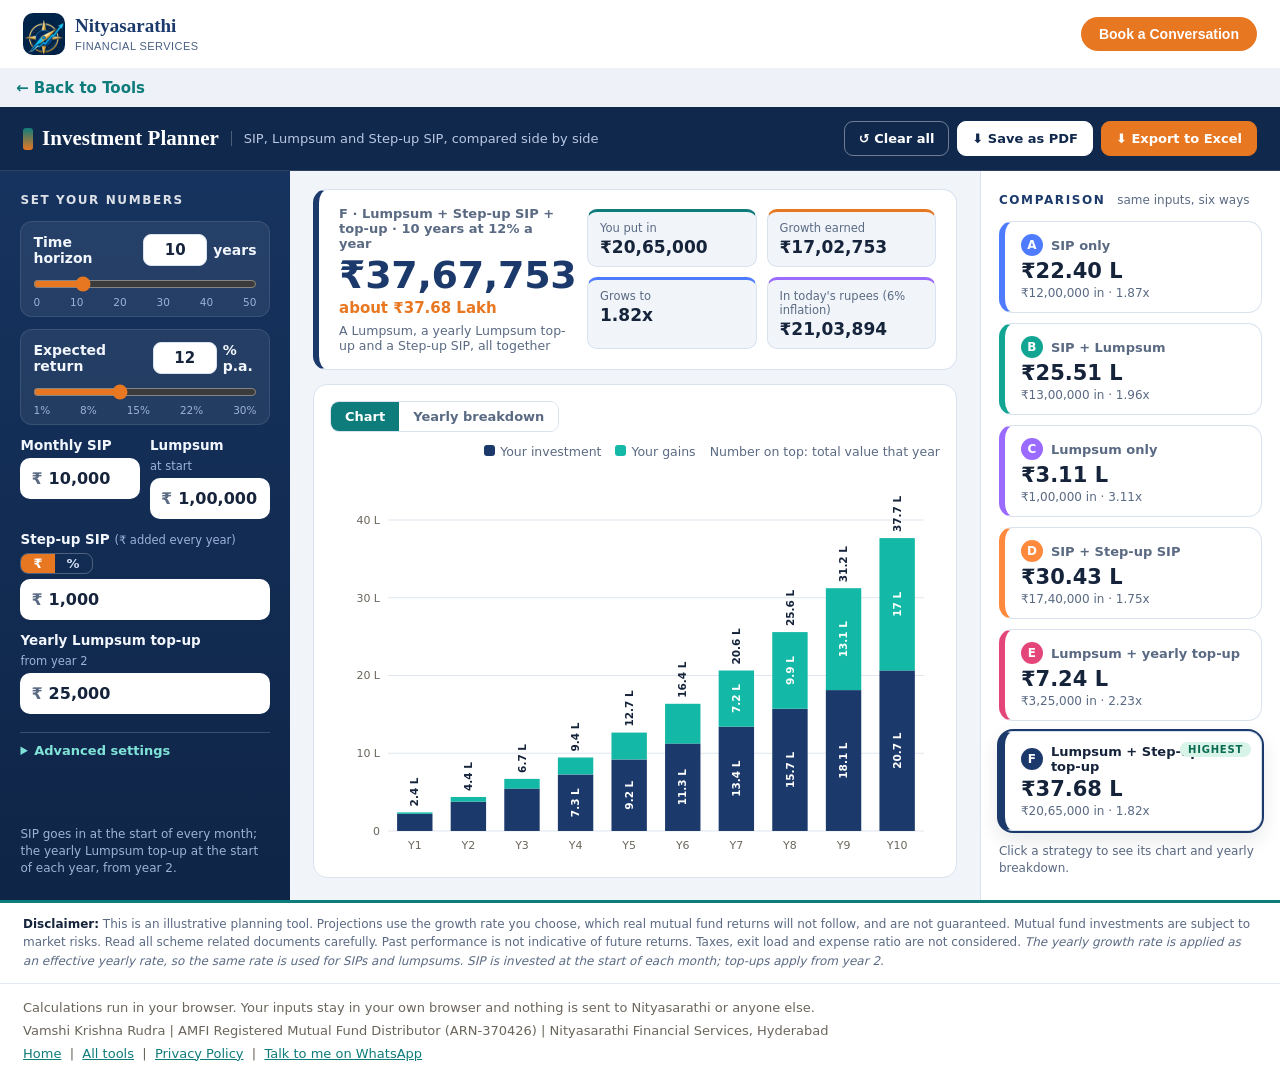
<file: tools/investment-planner.html>
<!DOCTYPE html>
<html lang="en">
<head>
<meta charset="utf-8">
<meta name="viewport" content="width=device-width,initial-scale=1">
<link rel="icon" type="image/png" href="[data-uri]">
<meta name="description" content="One-page investment planner: compare six SIP and lumpsum strategies built on the same numbers. From Nityasarathi Financial Services.">
<title>Investment Planner | SIP, Lumpsum and Step-up SIP</title>
<style>
:root{
  --paper:#f1f5fa; --paper2:#e6edf6; --line:#d9e2ee;
  --ink:#15233b; --ink-soft:#5a6a83;
  --brass:#0e7c7b; --brass-tint:#dcefee;
  --teal:#0e7c7b; --teal-tint:#cfe9e7;
  --rust:#b0503a; --rust-tint:#f4dcd4;
  --amber:#e87722; --amber-tint:#fdebdc;
  --slate:#51606b; --slate-tint:#e0e6ea;
  --navy:#1B3A6B; --gold:#c98a10;
}
*{box-sizing:border-box}
html,body{margin:0}
body{font-family:"Segoe UI",system-ui,-apple-system,Roboto,Helvetica,Arial,sans-serif;color:var(--ink);min-height:100vh;padding:0;display:flex;flex-direction:column;background:#f1f5fa;position:relative}
.card{position:relative;flex:1 0 auto;display:flex;flex-direction:column;width:100%;margin:0;background:var(--paper);overflow:hidden}
.card::before{content:none}
.top{background:#10284c!important;border-bottom:1px solid rgba(255,255,255,.12)!important;padding-left:clamp(14px,1.8vw,32px)!important;padding-right:clamp(14px,1.8vw,32px)!important;display:flex;flex-wrap:wrap;gap:10px 16px;align-items:center;padding:14px 22px;border-bottom:1px solid var(--line);background:var(--paper)}
.top .brand{display:flex;align-items:center;gap:12px;margin-right:auto;flex-wrap:wrap}
.top .brand h1{font-size:21px;margin:0;font-family:Georgia,'Times New Roman',serif;color:#fff;display:flex;align-items:center;gap:9px}
.top .brand h1::before{content:'';width:10px;height:22px;border-radius:3px;background:linear-gradient(180deg,#0e7c7b,#E87722)}
.top .acts{display:flex;gap:8px;flex-wrap:wrap}
.top .btn{padding:9px 14px}
.top .brand small{color:#b9c8e4;font-size:13px;font-weight:500;line-height:1.2;padding-left:12px;border-left:1px solid rgba(255,255,255,.25)}
.top .btn:not(.navy):not(.goldb){background:transparent;border-color:rgba(255,255,255,.4);color:#fff}
.top .btn:not(.navy):not(.goldb):hover{background:rgba(255,255,255,.12);border-color:#fff}
.top .btn.navy{background:#fff;border-color:#fff;color:#10284c}
.top .btn.navy:hover{background:#e8eefa}
button{font:inherit;cursor:pointer}
.btn{border:1px solid var(--line);background:#fff;color:var(--ink);padding:7px 12px;border-radius:9px;font-size:13px;font-weight:600;transition:.15s;display:inline-flex;align-items:center;justify-content:center;gap:6px}
.btn:hover{border-color:var(--brass);background:var(--brass-tint)}
.btn.sm{padding:4px 9px;font-size:12px;border-radius:7px}
.btn.ghost{background:transparent}
.btn.navy{background:var(--navy);border-color:var(--navy);color:#fff}
.btn.navy:hover{background:#142c52}
.btn.goldb{background:#E87722;border-color:#E87722;color:#fff}
.btn.goldb:hover{background:#cf6a1c;border-color:#cf6a1c}
.planner{flex:1;display:grid;grid-template-columns:clamp(290px,21vw,400px) minmax(0,1fr) clamp(300px,23vw,430px);gap:0;padding:0;align-items:stretch}
.main{display:flex;flex-direction:column;gap:14px;min-width:0;padding:18px clamp(14px,1.8vw,32px) 22px}
.main>.chartpanel{flex:1;display:flex;flex-direction:column}
#hero{flex:none}
#view{flex:1;position:relative;min-height:340px}
.panel{flex:1;display:flex;flex-direction:column}
.cmp{background:#fff;border-left:1px solid var(--line);padding:22px clamp(14px,1.4vw,24px);display:flex;flex-direction:column;min-width:0}
.cmp .ptitle{font-size:12px;text-transform:uppercase;letter-spacing:1.6px;color:var(--navy);margin-bottom:14px}
.cmp .ptitle small{text-transform:none;letter-spacing:0;font-weight:500;color:var(--ink-soft);font-size:12px;margin-left:6px}
.cmp .hint{margin-top:12px!important;padding-top:0!important}
.strategies{flex:1;display:flex;flex-direction:column;gap:10px}
.strategies .plan{flex:1;justify-content:center}
.plan{all:unset;box-sizing:border-box;cursor:pointer;display:flex;flex-direction:column;gap:3px;padding:12px 14px 12px 16px;border-radius:14px;background:#fff;border:1px solid var(--line);border-left:6px solid var(--c);position:relative;transition:.15s}
.plan:hover{transform:translateY(-1px);box-shadow:0 6px 16px rgba(21,35,59,.1)}
.plan:focus-visible{outline:2px solid var(--teal)}
.plan .t2{display:flex;align-items:center;gap:8px;font-size:13px;font-weight:600;color:var(--ink-soft)}
.plan .bdg{width:22px;height:22px;border-radius:50%;background:var(--c);color:#fff;display:inline-flex;align-items:center;justify-content:center;font-size:12px;font-weight:800;flex:none}
.plan .vv{font-size:21px;font-weight:800;color:var(--ink);font-variant-numeric:lining-nums tabular-nums;white-space:nowrap}
.plan .sub{font-size:12px;color:var(--ink-soft)}
.plan .top1{position:absolute;right:10px;top:10px;font-size:10px;font-weight:700;text-transform:uppercase;letter-spacing:.8px;color:#0b6b52;background:#d8f3e8;border-radius:99px;padding:2px 8px}
.plan.on{box-shadow:0 0 0 2px var(--c),0 8px 20px rgba(21,35,59,.12)}
.plan.on .t2{color:var(--ink)}
.side .hint{margin-top:auto}
#hero{flex:none}
#view{flex:1;position:relative;min-height:340px}
.panel{background:#fff;border:1px solid var(--line);border-radius:14px;padding:16px}
.side{background:linear-gradient(180deg,#16335f 0%,#0f2547 100%);color:#e8eefa;padding:22px clamp(16px,1.6vw,26px);display:flex;flex-direction:column}
.side .ptitle{color:#fff;font-size:12px;text-transform:uppercase;letter-spacing:1.6px;font-weight:700;margin-bottom:14px;opacity:.85}
.side .slbox{background:rgba(255,255,255,.07);border:1px solid rgba(255,255,255,.1)}
.side .ticks,.side .f small,.side .hint{color:#9db2d6}
.side .f>label,.side .f .lab,.side .slrow{color:#f2f6fd}
.side input[type=range]{accent-color:#E87722}
.side .pill input{background:#fff}
.side .money{background:#fff;border-color:transparent}
.side .money span{color:#5a6a83}
.side .seg{border-color:rgba(255,255,255,.25)}
.side .seg button{background:transparent;color:#cfdcf2}
.side .seg button.on{background:#E87722;color:#fff}
.side details.more{border-top-color:rgba(255,255,255,.18)}
.side details.more summary{color:#7fe3d8}
.side .hint{margin-top:auto;padding-top:14px}
.ptitle{font-weight:700;font-size:15px;margin-bottom:12px}
.slbox{background:#eef3fa;border-radius:12px;padding:12px 12px 8px;margin-bottom:12px}
.slrow{display:flex;align-items:center;justify-content:space-between;gap:8px;font-weight:600;font-size:14px}
.pill{display:inline-flex;align-items:center;gap:6px;font-weight:700}
.pill input{width:64px;text-align:center;font:inherit;font-weight:700;font-size:15px;padding:6px 4px;border:1px solid var(--line);border-radius:8px;background:#fff;color:var(--ink)}
input[type=range]{width:100%;margin:10px 0 2px;accent-color:var(--navy)}
.ticks{display:flex;justify-content:space-between;font-size:10.5px;color:var(--ink-soft)}
.two{display:grid;grid-template-columns:1fr 1fr;gap:10px}
.f{margin-bottom:12px;min-width:0}
.f>label,.f .lab{display:flex;align-items:center;justify-content:space-between;gap:6px;font-weight:600;font-size:13.5px;margin-bottom:5px;flex-wrap:wrap}
.f small{font-weight:400;color:var(--ink-soft);font-size:11.5px}
.money{display:flex;align-items:center;gap:6px;border:1px solid var(--line);background:#fff;border-radius:10px;padding:0 10px}
.money:focus-within{outline:2px solid var(--teal-tint);border-color:var(--teal)}
.money span{color:var(--ink-soft);font-weight:700}
.money input{border:0;outline:0;background:transparent;font:inherit;font-weight:700;font-size:16px;padding:10px 0;width:100%;min-width:0;color:var(--ink)}
.seg{display:inline-flex;border:1px solid var(--line);border-radius:8px;overflow:hidden}
.seg button{border:0;background:#fff;padding:2px 12px;font-weight:700;font-size:13px;color:var(--ink-soft)}
.seg button.on{background:var(--teal);color:#fff}
details.more{border-top:1px solid var(--line);margin-top:6px;padding-top:10px}
details.more summary{cursor:pointer;font-weight:600;font-size:13px;color:var(--teal)}
details.more .f{margin-top:10px}
details.more select,details.more input[type=text]{width:100%;font:inherit;font-size:13.5px;padding:8px 10px;border:1px solid var(--line);border-radius:9px;background:#fff;color:var(--ink)}
.hero2{--c:#1B3A6B;background:#fff;border:1px solid var(--line);border-left:6px solid var(--c);border-radius:14px;padding:16px 20px;color:var(--ink);display:flex;gap:18px;align-items:center;flex-wrap:wrap}
.hero2 .lh{flex:1;min-width:230px}
.hero2 .lbl{font-size:13px;color:var(--ink-soft);font-weight:600}
.hero2 .big{font-size:38px;font-weight:800;line-height:1.1;margin:4px 0 2px;white-space:nowrap;color:var(--navy);font-variant-numeric:lining-nums tabular-nums;letter-spacing:-.3px}
.hero2 .words{color:#E87722;font-weight:700;font-size:15px}
.hero2 .desc{font-size:12.5px;color:var(--ink-soft);margin-top:6px}
.hero2 .hs{display:grid;grid-template-columns:repeat(auto-fit,minmax(165px,1fr));gap:10px;flex:2;min-width:260px}
.hero2 .ht{background:var(--paper);border:1px solid var(--line);border-top:3px solid var(--teal);border-radius:10px;padding:9px 12px;min-width:0}
.hero2 .ht:nth-child(2){border-top-color:#E87722}.hero2 .ht:nth-child(3){border-top-color:#4f7cff}.hero2 .ht:nth-child(4){border-top-color:#9b6bff}
.hero2 .ht span{font-size:11.5px;color:var(--ink-soft);display:block}
.hero2 .ht b{font-size:17px;display:block;margin-top:2px;overflow-wrap:anywhere;color:var(--ink)}
.ctop{display:flex;align-items:center;gap:12px;flex-wrap:wrap;margin-bottom:8px}
.tabs{display:inline-flex;border:1px solid var(--line);border-radius:9px;overflow:hidden}
.tabs button{border:0;background:#fff;padding:7px 14px;font-weight:600;font-size:13px;color:var(--ink-soft)}
.tabs button.on{background:var(--teal);color:#fff}
.legend{margin-left:auto;font-size:12.5px;color:var(--ink-soft);display:flex;gap:14px;flex-wrap:wrap;align-items:center}
.legend i{width:11px;height:11px;border-radius:3px;display:inline-block;margin-right:5px}
.chartbox{position:absolute;inset:0}
.chartbox svg{width:100%;height:100%;display:block}
.tip{position:absolute;display:none;pointer-events:none;background:var(--ink);color:#fff;padding:8px 10px;border-radius:10px;font-size:12.5px;white-space:nowrap;transform:translate(-50%,-105%);z-index:3;box-shadow:0 8px 20px rgba(0,0,0,.3);line-height:1.5}
.tablewrap{position:absolute;inset:0;overflow:auto;background:#fff;border:1px solid var(--line);border-radius:12px}
table{width:100%;border-collapse:collapse;font-size:13.5px}
th{text-align:right;font-size:11.5px;text-transform:uppercase;letter-spacing:.8px;color:var(--teal);padding:8px;border-bottom:2px solid var(--line);white-space:nowrap;position:sticky;top:0;background:#fff}
th:first-child,td:first-child{text-align:left}
td{padding:8px;border-bottom:1px solid var(--line);text-align:right;font-variant-numeric:tabular-nums}
.bbtns{display:grid;grid-template-columns:1fr 1fr;gap:10px;margin-top:12px}
.hint{font-size:12px;color:var(--ink-soft);line-height:1.45}
.disc{border-top:3px solid var(--teal);background:#fff;padding:12px clamp(14px,1.8vw,32px);font-size:12px;color:var(--ink-soft);line-height:1.55}
.disc b{color:var(--ink)}
#toast{position:fixed;bottom:22px;left:50%;transform:translateX(-50%);z-index:50;display:flex;flex-direction:column;gap:8px;align-items:center;pointer-events:none}
#toast div{background:var(--ink);color:#fff;padding:10px 16px;border-radius:12px;font-size:13.5px;box-shadow:0 8px 24px rgba(0,0,0,.35)}
@media(max-width:1180px){
  .planner{grid-template-columns:clamp(280px,30vw,340px) minmax(0,1fr)}
  .cmp{grid-column:1/-1;border-left:0;border-top:1px solid var(--line)}
  .strategies{display:grid;grid-template-columns:repeat(3,minmax(0,1fr))}
}
@media(max-width:780px){
  .planner{grid-template-columns:1fr}
  .strategies{grid-template-columns:1fr}
  .hero2 .big{font-size:30px}
  #view{min-height:300px}
}

/* ---- Nityasarathi site additions ---- */
.site-head{background:#fff;border-bottom:1px solid #EEF2F8;position:relative;z-index:2}
.site-head-in{width:100%;margin:0;padding:0 clamp(14px,1.8vw,32px);height:68px;display:flex;align-items:center;justify-content:space-between;gap:16px}
.site-head .brand{display:flex;align-items:center;gap:10px;margin:0;text-decoration:none;color:#1B3A6B;font-family:Georgia,'Times New Roman',serif;font-weight:700;font-size:19px;line-height:1.1}
.site-head .brand img{width:42px;height:42px;border-radius:10px;display:block}
.site-head .brand small{display:block;font-family:Arial,sans-serif;font-weight:500;font-size:11px;color:#4A5F85;letter-spacing:.04em;text-transform:uppercase;margin-top:3px}
.site-head .cta{background:#E87722;color:#fff;text-decoration:none;font-family:Arial,sans-serif;font-weight:600;font-size:14px;padding:9px 18px;border-radius:999px;white-space:nowrap}
.site-head .cta:hover{background:#cf6a1c}
@media(max-width:480px){.site-head .brand small{display:none}.site-head .cta{font-size:13px;padding:9px 14px}}
.back-bar{background:#EEF2F8;padding:10px 16px;font-size:15px;position:relative;z-index:2}
.back-bar a{color:#0E7C7B;text-decoration:none;font-weight:600}
.back-bar a:hover{text-decoration:underline}
.tool-foot{width:100%;margin:0;padding:16px clamp(14px,1.8vw,32px);background:#fff;border-top:1px solid #e3eaf3;border-radius:0;color:#6b665c;font-size:13px;position:relative;z-index:2}
.tool-foot p{margin:0 0 8px}
.tool-foot p:last-child{margin-bottom:0}
.tool-foot strong{color:#2b2a27}
.tool-foot a{color:#0e7c7b}

/* ---- printable report ---- */
#report{display:none}
.rp{font-family:"Segoe UI",system-ui,Arial,sans-serif;color:#222;font-size:12px}
.rp-head{display:flex;gap:12px;align-items:center;border-bottom:3px solid #1B3A6B;padding-bottom:10px;margin-bottom:12px}
.rp-head img{width:48px;height:48px;border-radius:10px}
.rp-co{font-family:Georgia,'Times New Roman',serif;font-size:20px;font-weight:700;color:#1B3A6B}
.rp-sub{font-size:11px;color:#555}
.rp h1{font-size:18px;margin:6px 0 2px}
.rp h3{font-size:12.5px;margin:14px 0 6px;color:#1B3A6B;text-transform:uppercase;letter-spacing:.06em}
.rp table{width:100%;border-collapse:collapse;font-size:11.5px}
.rp th,.rp td{padding:4px 6px;border-bottom:1px solid #ddd;text-align:right;position:static}
.rp th:first-child,.rp td:first-child{text-align:left}
.rp th{color:#1B3A6B;border-bottom:2px solid #1B3A6B;font-size:10.5px}
.rp .kv td:first-child{color:#555;width:45%}
.rp .kv td:last-child{text-align:left}
.rp-tiles{display:grid;grid-template-columns:repeat(4,1fr);gap:8px}
.rp-tile{border:1px solid #ccc;border-radius:8px;padding:8px}
.rp-tile span{font-size:10.5px;color:#555}
.rp-tile b{display:block;font-size:14px;margin-top:2px}
.rp-disc{font-size:10.5px;color:#555;border-top:1px solid #ccc;margin-top:14px;padding-top:8px;line-height:1.5}
.rp tr{page-break-inside:avoid}
.rp svg{width:100%;height:auto}
@media print{
  *{-webkit-print-color-adjust:exact;print-color-adjust:exact}
  body{background:#fff!important;padding:0!important;min-height:0}
  body::before{display:none}
  .site-head,.back-bar,.card,.tool-foot,#toast{display:none!important}
  #report{display:block!important}
  @page{size:A4;margin:14mm}
}
</style>
<!-- Meta Pixel Code -->
<script>
!function(f,b,e,v,n,t,s)
{if(f.fbq)return;n=f.fbq=function(){n.callMethod?
n.callMethod.apply(n,arguments):n.queue.push(arguments)};
if(!f._fbq)f._fbq=n;n.push=n;n.loaded=!0;n.version='2.0';
n.queue=[];t=b.createElement(e);t.async=!0;
t.src=v;s=b.getElementsByTagName(e)[0];
s.parentNode.insertBefore(t,s)}(window, document,'script',
'https://connect.facebook.net/en_US/fbevents.js');
fbq('init', '2084375265543233');
fbq('track', 'PageView');
</script>
<noscript><img height="1" width="1" style="display:none"
src="https://www.facebook.com/tr?id=2084375265543233&ev=PageView&noscript=1"
/></noscript>
<!-- End Meta Pixel Code -->
</head>
<body>
<header class="site-head"><div class="site-head-in">
  <a class="brand" href="../index.html" aria-label="Nityasarathi Financial Services home"><img src="[data-uri]" width="42" height="42" alt="Nityasarathi compass logo"><span>Nityasarathi<small>Financial Services</small></span></a>
  <a class="cta" href="https://wa.me/918886912221?text=Hello%2C%20I%20would%20like%20to%20book%20a%20conversation." target="_blank" rel="noopener" onclick="fbq('track','Contact')">Book a Conversation</a>
</div></header>
<div class="back-bar"><a href="../tools.html">&larr; Back to Tools</a></div>
<div class="card">
  <header class="top">
    <div class="brand"><h1>Investment Planner</h1><small>SIP, Lumpsum and Step-up SIP, compared side by side</small></div>
    <div class="acts"><button class="btn" data-act="reset" title="Set every input to 0">↺ Clear all</button><button class="btn navy" data-act="pdf">⬇ Save as PDF</button><button class="btn goldb" data-act="xlsx">⬇ Export to Excel</button></div>
  </header>
  <div class="planner">
    <aside class="side col-in" aria-label="Inputs">
      <div class="ptitle">Set your numbers</div>
      <div class="slbox">
        <div class="slrow"><label for="i_T">Time horizon</label><span class="pill"><input id="i_T" data-k="T" inputmode="numeric" autocomplete="off"><span>years</span></span></div>
        <input type="range" data-r="T" min="0" max="50" step="1" aria-label="Time horizon slider">
        <div class="ticks"><span>0</span><span>10</span><span>20</span><span>30</span><span>40</span><span>50</span></div>
      </div>
      <div class="slbox">
        <div class="slrow"><label for="i_r">Expected return</label><span class="pill"><input id="i_r" data-k="r" inputmode="decimal" autocomplete="off"><span>% p.a.</span></span></div>
        <input type="range" data-r="r" min="1" max="30" step="0.5" aria-label="Expected return slider">
        <div class="ticks"><span>1%</span><span>8%</span><span>15%</span><span>22%</span><span>30%</span></div>
      </div>
      <div class="two">
        <div class="f"><label for="i_sip">Monthly SIP</label><div class="money"><span>₹</span><input id="i_sip" data-k="sip" inputmode="numeric" autocomplete="off"></div></div>
        <div class="f"><label for="i_lump">Lumpsum <small>at start</small></label><div class="money"><span>₹</span><input id="i_lump" data-k="lump" inputmode="numeric" autocomplete="off"></div></div>
      </div>
      <div class="f"><div class="lab"><label for="i_sipTop" style="margin:0">Step-up SIP <small id="stl"></small></label><span class="seg"><button type="button" data-seg="amt">₹</button><button type="button" data-seg="pct">%</button></span></div><div class="money"><span id="stpre">₹</span><input id="i_sipTop" data-k="sipTop" inputmode="decimal" autocomplete="off"><span id="stsuf"></span></div></div>
      <div class="f"><label for="i_lumpTop">Yearly Lumpsum top-up <small>from year 2</small></label><div class="money"><span>₹</span><input id="i_lumpTop" data-k="lumpTop" inputmode="numeric" autocomplete="off"></div></div>
      <details class="more"><summary>Advanced settings</summary>
        <div class="f"><label for="i_infl">Inflation assumption (p.a.) <small>for today's-rupee value</small></label><div class="money"><input id="i_infl" data-k="infl" inputmode="decimal" autocomplete="off"><span>%</span></div></div>
        <div class="f"><label for="s_comp">Return calculation</label><select id="s_comp"><option value="eff">Yearly: 12% means 12% over a full year</option><option value="nom">Monthly: yearly rate ÷ 12, as many websites do</option></select></div>
        <div class="f"><label for="i_client">Prepared for <small>shown on the PDF and Excel</small></label><input type="text" id="i_client" maxlength="80" placeholder="Optional" autocomplete="off"></div>
      </details>
      <div class="hint">SIP goes in at the start of every month; the yearly Lumpsum top-up at the start of each year, from year 2.</div>
    </aside>

    <main class="main" aria-label="Results">
      <div id="hero"></div>
      <div class="panel chartpanel">
        <div class="ctop">
          <div class="tabs" role="tablist"><button data-tab="chart" role="tab">Chart</button><button data-tab="table" role="tab">Yearly breakdown</button></div>
          <div class="legend" id="legend"></div>
        </div>
        <div id="view"></div>
      </div>
    </main>

    <aside class="cmp" aria-label="Comparison">
      <div class="ptitle">Comparison <small>same inputs, six ways</small></div>
      <div class="strategies" id="plans"></div>
      <div class="hint">Click a strategy to see its chart and yearly breakdown.</div>
    </aside>
  </div>
  <div class="disc"><b>Disclaimer:</b> This is an illustrative planning tool. Projections use the growth rate you choose, which real mutual fund returns will not follow, and are not guaranteed. Mutual fund investments are subject to market risks. Read all scheme related documents carefully. Past performance is not indicative of future returns. Taxes, exit load and expense ratio are not considered. <i id="assume"></i></div>
</div>
<div class="tool-foot">
  <p>Calculations run in your browser. Your inputs stay in your own browser and nothing is sent to Nityasarathi or anyone else.</p>
  <p>Vamshi Krishna Rudra | AMFI Registered Mutual Fund Distributor (ARN-370426) | Nityasarathi Financial Services, Hyderabad</p>
  <p><a href="../index.html">Home</a> &nbsp;|&nbsp; <a href="../tools.html">All tools</a> &nbsp;|&nbsp; <a href="../privacy.html">Privacy Policy</a> &nbsp;|&nbsp; <a href="https://wa.me/918886912221?text=Hello%2C%20I%20would%20like%20to%20talk." target="_blank" rel="noopener" onclick="fbq('track','Contact')">Talk to me on WhatsApp</a></p>
</div>
<div id="report"></div>
<div id="toast"></div>

<script>
(function(){
'use strict';
var KEY='ledger_planner_state_v1',mem={};
function lsGet(k){try{return localStorage.getItem(k)}catch(e){return mem[k]===undefined?null:mem[k]}}
function lsSet(k,v){try{localStorage.setItem(k,v)}catch(e){mem[k]=String(v)}}
function clamp(v,a,b){return Math.max(a,Math.min(b,v))}
function $(s,r){return (r||document).querySelector(s)}
function $$(s,r){return Array.prototype.slice.call((r||document).querySelectorAll(s))}
function esc(s){return String(s==null?'':s).replace(/[&<>"']/g,function(c){return {'&':'&amp;','<':'&lt;','>':'&gt;','"':'&quot;',"'":'&#39;'}[c]})}
function pad(n){return n<10?'0'+n:''+n}
function toast(m){var t=$('#toast'),d=document.createElement('div');d.textContent=m;t.appendChild(d);setTimeout(function(){d.remove()},3600)}
function fmtDate(d){return pad(d.getDate())+'/'+pad(d.getMonth()+1)+'/'+d.getFullYear()}
function stamp(){var d=new Date();return d.getFullYear()+pad(d.getMonth()+1)+pad(d.getDate())+'-'+pad(d.getHours())+pad(d.getMinutes())}

/* ---------- formatting (Indian system) ---------- */
function group(n){n=Math.round(n);var neg=n<0,s=String(Math.abs(n));if(s.length>3){var l=s.slice(-3),r=s.slice(0,-3);s=r.replace(/\B(?=(\d{2})+(?!\d))/g,',')+','+l}return (neg?'-':'')+s}
function inr(n){return isFinite(n)?'₹'+group(n):'—'}
function trimN(x){return String(parseFloat(x.toFixed(2)))}
function compact(n){var a=Math.abs(n);if(a>=1e7)return trimN(n/1e7)+' Cr';if(a>=1e5)return trimN(n/1e5)+' L';if(a>=1e3)return trimN(n/1e3)+'K';return String(Math.round(n))}
function lab(n){var a=Math.abs(n);if(a>=1e7)return trimN(Math.round(n/1e6)/10)+' Cr';if(a>=1e5)return trimN(Math.round(n/1e4)/10)+' L';if(a>=1e3)return trimN(Math.round(n/100)/10)+'K';return String(Math.round(n))}
function lakh(v){if(v>=1e7)return '₹'+(v/1e7).toFixed(2)+' Crore';if(v>=1e5)return '₹'+(v/1e5).toFixed(2)+' Lakh';return inr(v)}
function lk(v){if(v>=1e7)return '₹'+(v/1e7).toFixed(2)+' Cr';if(v>=1e5)return '₹'+(v/1e5).toFixed(2)+' L';return inr(v)}
function plain(v){return String(Math.round(v*1000)/1000)}
function pct(v){return String(parseFloat(v.toFixed(2)))+'%'}

/* ---------- state ---------- */
var B={T:[0,50],r:[0,30],sip:[0,5e6],lump:[0,1e10],sipTopAmt:[0,5e5],sipTopPct:[0,50],lumpTop:[0,1e9],infl:[0,20]};
function def(){return {T:10,r:12,sip:10000,lump:100000,sipTopT:'amt',sipTopAmt:1000,sipTopPct:10,lumpTop:25000,infl:6,comp:'eff',sel:6,tab:'chart',client:''}}
function jget(){try{var v=lsGet(KEY);return v?JSON.parse(v):{}}catch(e){return {}}}
var S=Object.assign(def(),jget());
function sanitize(){var d=def();
  Object.keys(B).forEach(function(k){var v=+S[k];S[k]=isFinite(v)?clamp(k==='T'?Math.round(v):v,B[k][0],B[k][1]):d[k]});
  if(S.sipTopT!=='pct')S.sipTopT='amt';if(S.comp!=='nom')S.comp='eff';
  S.sel=clamp(Math.round(+S.sel)||6,1,6);S.tab=S.tab==='table'?'table':'chart';S.client=String(S.client||'').slice(0,80);
}
sanitize();
function sk(k){return k==='sipTop'?(S.sipTopT==='pct'?'sipTopPct':'sipTopAmt'):k}
function isMoney(k){return k==='sip'||k==='lump'||k==='lumpTop'||(k==='sipTop'&&S.sipTopT==='amt')}
var saveT=null;
function save(){clearTimeout(saveT);saveT=setTimeout(function(){lsSet(KEY,JSON.stringify(S))},250)}

/* ---------- engine: six plans, month by month ---------- */
var NAMES=['SIP only','SIP + Lumpsum','Lumpsum only','SIP + Step-up SIP','Lumpsum + yearly top-up','Lumpsum + Step-up SIP + top-up'];
var LET='ABCDEF';
var DESCS=['A fixed SIP every month','A Lumpsum on day one plus a fixed monthly SIP','A Lumpsum on day one, left to grow','A monthly SIP that steps up every year','A Lumpsum plus a yearly Lumpsum top-up from year 2','A Lumpsum, a yearly Lumpsum top-up and a Step-up SIP, all together'];
var COLORS=['#4f7cff','#12a594','#9b6bff','#ff8a3d','#e5467a','#1B3A6B'];
function engine(st){
  var T=st.T,i=st.comp==='nom'?st.r/1200:Math.pow(1+st.r/100,1/12)-1,inf=st.infl/100;
  function flat(){return st.sip}
  function stepped(y){return st.sipTopT==='pct'?st.sip*Math.pow(1+st.sipTopPct/100,y-1):st.sip+st.sipTopAmt*(y-1)}
  function run(sipFn,lump,top){
    var bal=lump,inv=lump,I=[inv],V=[bal];
    for(var y=1;y<=T;y++){
      for(var k=0;k<12;k++){
        if(k===0&&y>1&&top){bal+=top;inv+=top}
        if(sipFn){var a=sipFn(y);bal+=a;inv+=a}
        bal*=1+i;
      }
      I.push(inv);V.push(bal);
    }
    return {inv:I,val:V};
  }
  var p1=run(flat,0,0),p3=run(null,st.lump,0),p5=run(null,st.lump,st.lumpTop),p4=run(stepped,0,0),p6=run(stepped,st.lump,st.lumpTop);
  var p2={inv:p1.inv.map(function(v,y){return v+p3.inv[y]}),val:p1.val.map(function(v,y){return v+p3.val[y]})};
  return [p1,p2,p3,p4,p5,p6].map(function(p,n){
    p.name=NAMES[n];p.desc=DESCS[n];p.color=COLORS[n];p.n=n+1;
    p.real=p.val.map(function(v,y){return v/Math.pow(1+inf,y)});
    p.gain=p.val.map(function(v,y){return v-p.inv[y]});
    p.end={inv:p.inv[T],val:p.val[T],gain:p.gain[T],real:p.real[T],mult:p.inv[T]>0?p.val[T]/p.inv[T]:0};
    return p;
  });
}

/* ---------- stacked bar chart (plain SVG) ---------- */
function niceStep(raw){var e=Math.pow(10,Math.floor(Math.log10(raw))),f=raw/e,n=f<=1?1:f<=2?2:f<=2.5?2.5:f<=5?5:10;return n*e}
var C_INV='#1B3A6B',C_GAIN='#14b8a6';
var CH=null;
function barsSVG(p,isStatic){
  if(S.T<1)return '<div class="hint" style="padding:40px 10px;text-align:center">Enter a tenure of at least 1 year to see the chart.</div>';
  var vb=!isStatic&&$('#view'),T=S.T,W=vb&&vb.clientWidth>200?vb.clientWidth:760,H=vb&&vb.clientHeight>200?vb.clientHeight:400,pl=58,pr=16,pt=(function(){var m=0;for(var q=1;q<p.val.length;q++)m=Math.max(m,lab(p.val[q]).length);return Math.round(m*6.2+16)})(),pb=30,iw=W-pl-pr,ih=H-pt-pb,bw=iw/T,bar=Math.min(54,bw*0.66),mx=0,y;
  for(y=1;y<=T;y++)if(p.val[y]>mx)mx=p.val[y];
  if(mx<=0)mx=1;
  var step=niceStep(mx/4),nt=Math.ceil(mx/step-1e-9),ymax=nt*step;
  function Y(v){return pt+ih-ih*(v/ymax)}
  var g='',k,fs=bw>=44?10.5:9.5,labelAll=bw>=34,every=labelAll?1:Math.ceil((lab(mx).length*6.2+8)/bw),xEvery=Math.max(1,Math.ceil(26/bw));
  for(k=0;k<=nt;k++){var yy=Y(k*step);g+='<line x1="'+pl+'" x2="'+(W-pr)+'" y1="'+yy+'" y2="'+yy+'" stroke="#dfe6ef"/><text x="'+(pl-8)+'" y="'+(yy+4)+'" text-anchor="end" font-size="11" fill="#6b665c">'+compact(k*step)+'</text>'}
  var L='';
  for(y=1;y<=T;y++){
    var cx=pl+bw*(y-0.5),inv=p.inv[y],gain=Math.max(0,p.gain[y]),hi=ih*inv/ymax,hg=ih*gain/ymax,y0=pt+ih,top=y0-hi-hg;
    if(hi>0)g+='<rect x="'+(cx-bar/2).toFixed(1)+'" y="'+(y0-hi).toFixed(1)+'" width="'+bar.toFixed(1)+'" height="'+hi.toFixed(1)+'" fill="'+C_INV+'"/>';
    if(hg>0)g+='<rect x="'+(cx-bar/2).toFixed(1)+'" y="'+(y0-hi-hg).toFixed(1)+'" width="'+bar.toFixed(1)+'" height="'+hg.toFixed(1)+'" fill="'+C_GAIN+'"/>';
    var li=lab(inv),lg=lab(gain),cw=fs*0.62,okw=bar>=fs+3;
    if(okw&&hi>=li.length*cw+10)L+='<text transform="translate('+(cx+fs*0.35).toFixed(1)+' '+(y0-hi/2).toFixed(1)+') rotate(-90)" text-anchor="middle" font-size="'+fs+'" font-weight="600" fill="#fff">'+li+'</text>';
    if(okw&&hg>=lg.length*cw+10)L+='<text transform="translate('+(cx+fs*0.35).toFixed(1)+' '+(y0-hi-hg/2).toFixed(1)+') rotate(-90)" text-anchor="middle" font-size="'+fs+'" font-weight="700" fill="#fff">'+lg+'</text>';
    if(p.val[y]>0)L+='<text transform="translate('+(cx+fs*0.35).toFixed(1)+' '+(top-6).toFixed(1)+') rotate(-90)" text-anchor="start" font-size="'+fs+'" font-weight="700" fill="#15233b">'+lab(p.val[y])+'</text>';
    if((y-1)%xEvery===0)L+='<text x="'+cx.toFixed(1)+'" y="'+(H-12)+'" text-anchor="middle" font-size="11" fill="#6b665c">Y'+y+'</text>';
    if(!isStatic)g+='<rect data-y="'+y+'" x="'+(cx-bw/2).toFixed(1)+'" y="'+pt+'" width="'+bw.toFixed(1)+'" height="'+ih+'" fill="transparent"/>';
  }
  g+=L;
  if(!isStatic)CH={W:W,H:H,pl:pl,bw:bw,Y:Y,p:p};
  return '<svg viewBox="0 0 '+W+' '+H+'" role="img" aria-label="Yearly growth of '+esc(p.name)+'" xmlns="http://www.w3.org/2000/svg">'+g+'</svg>';
}
function attachChart(){
  var box=$('#chartbox');if(!box||!CH)return;
  var svg=box.querySelector('svg'),tip=$('#tip'),c=CH;
  function show(y){
    var p=c.p,cx=c.pl+c.bw*(y-0.5);
    tip.innerHTML='<b>Year '+y+'</b><div>Put in: '+inr(p.inv[y])+'</div><div>Growth earned: '+inr(p.gain[y])+'</div><div>Value: <b>'+inr(p.val[y])+'</b></div><div>Today\'s rupees: '+inr(p.real[y])+'</div>';
    tip.style.display='block';tip.style.left=clamp(cx/c.W*100,16,84)+'%';tip.style.top=(c.Y(p.val[y])/c.H*100)+'%';
  }
  svg.addEventListener('pointermove',function(e){var t=e.target.getAttribute&&e.target.getAttribute('data-y');if(t)show(+t);else tip.style.display='none'});
  svg.addEventListener('pointerdown',function(e){var t=e.target.getAttribute&&e.target.getAttribute('data-y');if(t)show(+t)});
  svg.addEventListener('pointerleave',function(){tip.style.display='none'});
}
function tableHTML(p,wrap){
  var h='<div class="'+(wrap?'tablewrap':'')+'"><table><thead><tr><th>Year</th><th>Put in this year</th><th>Total put in</th><th>Growth earned</th><th>Portfolio value</th><th>Today\'s rupees</th></tr></thead><tbody>';
  for(var y=1;y<=S.T;y++)h+='<tr><td>'+y+'</td><td>'+inr(p.inv[y]-p.inv[y-1])+'</td><td>'+inr(p.inv[y])+'</td><td>'+inr(p.gain[y])+'</td><td><b>'+inr(p.val[y])+'</b></td><td>'+inr(p.real[y])+'</td></tr>';
  return h+'</tbody></table></div>';
}

/* ---------- rendering ---------- */
var E=null;
function renderHero(p){
  var e=p.end,L=inr(e.val).length;
  $('#hero').innerHTML='<div class="hero2" style="--c:'+p.color+'"><div class="lh"><div class="lbl">'+LET[p.n-1]+' · '+esc(p.name)+' · '+S.T+' year'+(S.T===1?'':'s')+' at '+pct(S.r)+' a year</div><div class="big" style="font-size:'+(L>17?'22':L>14?'26':L>12?'32':'38')+'px">'+inr(e.val)+'</div><div class="words">about '+lakh(e.val)+'</div><div class="desc">'+esc(p.desc)+'</div></div>'
   +'<div class="hs"><div class="ht"><span>You put in</span><b>'+inr(e.inv)+'</b></div><div class="ht"><span>Growth earned</span><b>'+inr(e.gain)+'</b></div><div class="ht"><span>Grows to</span><b>'+(e.inv>0?e.mult.toFixed(2)+'x':'—')+'</b></div><div class="ht"><span>In today\'s rupees ('+pct(S.infl)+' inflation)</span><b>'+inr(e.real)+'</b></div></div></div>';
}
function renderPlans(){
  var best=0;E.forEach(function(p){if(p.end.val>best)best=p.end.val});
  $('#plans').innerHTML=E.map(function(p){
    return '<button class="plan'+(p.n===S.sel?' on':'')+'" style="--c:'+p.color+'" data-plan="'+p.n+'" aria-pressed="'+(p.n===S.sel)+'">'+(best>0&&p.end.val===best?'<span class="top1">Highest</span>':'')+'<div class="t2"><span class="bdg">'+LET[p.n-1]+'</span><span class="nm">'+esc(p.name)+'</span></div><div class="vv">'+lk(p.end.val)+'</div><div class="sub">'+(p.end.inv>0?inr(p.end.inv)+' in · '+p.end.mult.toFixed(2)+'x':'Nothing invested')+'</div></button>';
  }).join('');
}
function renderView(p){
  $$('[data-tab]').forEach(function(b){b.classList.toggle('on',b.getAttribute('data-tab')===S.tab)});
  CH=null;
  if(S.tab==='chart'){
    $('#legend').innerHTML='<span><i style="background:'+C_INV+'"></i>Your investment</span><span><i style="background:'+C_GAIN+'"></i>Your gains</span><span>Number on top: total value that year</span>';
    $('#view').innerHTML='<div class="chartbox" id="chartbox">'+barsSVG(p)+'<div class="tip" id="tip"></div></div>';
    attachChart();
  }else{
    $('#legend').innerHTML='<span>'+esc(p.name)+'</span>';
    $('#view').innerHTML=tableHTML(p,true);
  }
}
function update(){
  E=engine(S);var p=E[S.sel-1];
  renderHero(p);renderPlans();renderView(p);
  $('#assume').textContent=(S.comp==='nom'?'Growth is compounded monthly at the yearly rate ÷ 12.':'The yearly growth rate is applied as an effective yearly rate, so the same rate is used for SIPs and lumpsums.')+' SIP is invested at the start of each month; top-ups apply from year 2.';
  save();
}
function syncInputs(){
  $$('[data-k]').forEach(function(el){if(el===document.activeElement)return;var k=el.getAttribute('data-k'),v=S[sk(k)];el.value=isMoney(k)?group(v):plain(v)});
  $$('[data-r]').forEach(function(el){el.value=S[el.getAttribute('data-r')]});
  $$('[data-seg]').forEach(function(b){b.classList.toggle('on',b.getAttribute('data-seg')===S.sipTopT)});
  $('#stpre').textContent=S.sipTopT==='amt'?'₹':'';$('#stsuf').textContent=S.sipTopT==='pct'?'%':'';
  $('#stl').textContent=S.sipTopT==='amt'?'(₹ added every year)':'(% increase every year)';
  $('#s_comp').value=S.comp;
  if(document.activeElement!==$('#i_client'))$('#i_client').value=S.client;
}

/* ---------- input handling ---------- */
function fmtMoneyField(el,n){
  var pos=el.selectionStart==null?el.value.length:el.selectionStart,before=el.value.slice(0,pos).replace(/\D/g,'').length;
  el.value=n===null?'':group(n);
  var cnt=0,np=0;while(np<el.value.length&&cnt<before){if(/\d/.test(el.value.charAt(np)))cnt++;np++}
  try{el.setSelectionRange(np,np)}catch(e){}
}
document.addEventListener('input',function(e){
  var t=e.target,k=t.getAttribute&&t.getAttribute('data-k'),r=t.getAttribute&&t.getAttribute('data-r');
  if(k){
    var key=sk(k),b=B[key],v;
    if(isMoney(k)){
      var digits=t.value.replace(/\D/g,'');v=digits?Math.min(+digits,b[1]):0;fmtMoneyField(t,digits?v:null);
    }else{
      var raw=t.value.replace(',','.').trim();
      if(raw===''||raw==='.'){v=b[0]}
      else{var f=parseFloat(raw);if(!isFinite(f))return;v=clamp(k==='T'?Math.round(f):f,b[0],b[1]);if(v!==f||(k==='T'&&String(v)!==raw))t.value=plain(v)}
    }
    S[key]=v;
    $$('[data-r="'+k+'"]').forEach(function(s){s.value=v});
    update();
  }else if(r){
    S[r]=+t.value;var inp=$('[data-k="'+r+'"]');if(inp)inp.value=plain(S[r]);update();
  }else if(t.id==='i_client'){S.client=t.value;save()}
});
document.addEventListener('change',function(e){
  var t=e.target;
  if(t.getAttribute&&t.getAttribute('data-k')){var k=t.getAttribute('data-k');t.value=isMoney(k)?group(S[sk(k)]):plain(S[sk(k)])}
  else if(t.id==='s_comp'){S.comp=t.value==='nom'?'nom':'eff';update()}
});
document.addEventListener('click',function(e){
  var s=e.target.closest('[data-seg]');
  if(s){S.sipTopT=s.getAttribute('data-seg');syncInputs();update();return}
  var tb=e.target.closest('[data-tab]');
  if(tb){S.tab=tb.getAttribute('data-tab');update();return}
  var pl=e.target.closest('[data-plan]');
  if(pl){S.sel=+pl.getAttribute('data-plan');update();return}
  var a=e.target.closest('[data-act]');if(!a)return;
  var act=a.getAttribute('data-act');
  if(act==='reset'){Object.keys(B).forEach(function(k){S[k]=0});S.sipTopT='amt';S.comp='eff';S.sel=6;S.client='';syncInputs();update();toast('Everything cleared to 0')}
  else if(act==='pdf')printReport();
  else if(act==='xlsx')downloadXlsx();
});

/* ---------- PDF (print) ---------- */
function reportHTML(){
  var p=E[S.sel-1],e=p.end,logo=($('.site-head img')||{}).src||'';
  var h='<div class="rp"><div class="rp-head"><img src="'+logo+'" alt=""><div><div class="rp-co">Nityasarathi Financial Services</div><div class="rp-sub">Vamshi Krishna Rudra · AMFI Registered Mutual Fund Distributor (ARN-370426) · Hyderabad</div></div></div>';
  h+='<h1>Investment projection: '+esc(p.name)+'</h1><div class="rp-sub">'+(S.client?'Prepared for <b>'+esc(S.client)+'</b> · ':'')+'Date: '+fmtDate(new Date())+'</div>';
  var kv=[['Time horizon',S.T+' year'+(S.T>1?'s':'')],['Expected return (p.a.)',pct(S.r)],['Monthly SIP',inr(S.sip)],['Lumpsum at start',inr(S.lump)],
    ['Step-up SIP',S.sipTopT==='pct'?pct(S.sipTopPct)+' increase each year':inr(S.sipTopAmt)+' added each year'],['Yearly Lumpsum top-up (from year 2)',inr(S.lumpTop)],['Inflation assumed',pct(S.infl)]];
  h+='<h3>The numbers used</h3><table class="kv"><tbody>'+kv.map(function(r){return '<tr><td>'+r[0]+'</td><td><b>'+r[1]+'</b></td></tr>'}).join('')+'</tbody></table>';
  h+='<h3>Six strategies compared</h3><table><thead><tr><th>Strategy</th><th>Total put in</th><th>Growth earned</th><th>Final value</th><th>Grows to</th></tr></thead><tbody>'
    +E.map(function(q){return '<tr><td>'+(q.n===S.sel?'<b>':'')+LET[q.n-1]+'. '+esc(q.name)+(q.n===S.sel?'</b>':'')+'</td><td>'+inr(q.end.inv)+'</td><td>'+inr(q.end.gain)+'</td><td><b>'+inr(q.end.val)+'</b></td><td>'+(q.end.inv>0?q.end.mult.toFixed(2)+'x':'—')+'</td></tr>'}).join('')+'</tbody></table>';
  h+='<h3>Strategy shown: '+esc(p.name)+'</h3><div class="rp-tiles"><div class="rp-tile"><span>Total put in</span><b>'+inr(e.inv)+'</b></div><div class="rp-tile"><span>Growth earned</span><b>'+inr(e.gain)+'</b></div><div class="rp-tile"><span>Final value</span><b>'+inr(e.val)+'</b></div><div class="rp-tile"><span>In today\'s rupees</span><b>'+inr(e.real)+'</b></div></div>';
  h+='<h3>Year-by-year growth</h3><div><span style="font-size:11px"><b style="color:'+C_INV+'">■</b> Your investment &nbsp; <b style="color:'+C_GAIN+'">■</b> Your gains</span></div>'+barsSVG(p,true);
  h+='<h3>Yearly breakdown</h3>'+tableHTML(p,false);
  h+='<div class="rp-disc"><b>Important:</b> This is an illustration based on an assumed constant growth rate and is not a promise or guarantee of returns. Actual mutual fund returns vary and can be negative. Mutual fund investments are subject to market risks. Read all scheme related documents carefully. Past performance is not indicative of future returns. Taxes, exit load and expense ratio are not considered. '+esc($('#assume').textContent)+'</div></div>';
  return h;
}
var DL=null;
function initDL(){try{if(window.claude&&typeof window.claude.use==='function')window.claude.use('downloads').then(function(d){DL=d||null}).catch(function(){})}catch(e){}}
function saveVia(name,data){
  return DL.save({filename:name,data:data}).then(function(){return true}).catch(function(e){if(!e||e.code!=='declined')toast('Could not save the file'+(e&&e.message?': '+e.message:''));return false});
}
function printReport(){
  var body=reportHTML();
  if(DL){
    var css=($('style')||{}).textContent||'';
    var doc='<!DOCTYPE html><html lang="en"><head><meta charset="utf-8"><title>Investment projection</title><style>'+css+'body{background:#fff!important;padding:14px!important}body::before{display:none}</style></head><body><div id="report" style="display:block">'+body+'</div><script>window.onload=function(){setTimeout(function(){window.print()},500)}<\/script></body></html>';
    saveVia('investment-plan-report-'+stamp()+'.html',doc).then(function(ok){if(ok)toast('Open the saved file: it opens the print window, choose “Save as PDF”')});
    return;
  }
  $('#report').innerHTML=body;toast('In the print window, choose “Save as PDF”');setTimeout(function(){window.print()},300);
}

/* ---------- Excel (.xlsx) writer, no libraries ---------- */
function crc32(u8){var t=crc32.t;if(!t){t=crc32.t=[];for(var n=0;n<256;n++){var c=n;for(var k=0;k<8;k++)c=c&1?0xEDB88320^(c>>>1):c>>>1;t[n]=c>>>0}}var c2=0xFFFFFFFF;for(var i=0;i<u8.length;i++)c2=t[(c2^u8[i])&255]^(c2>>>8);return (c2^0xFFFFFFFF)>>>0}
function zipBlob(files){
  var enc=new TextEncoder(),parts=[],cen=[],off=0;
  files.forEach(function(f){
    var nm=enc.encode(f.name),data=enc.encode(f.text),crc=crc32(data),sz=data.length;
    var lh=new Uint8Array(30+nm.length),dv=new DataView(lh.buffer);
    dv.setUint32(0,0x04034b50,true);dv.setUint16(4,20,true);dv.setUint16(6,0x0800,true);dv.setUint16(8,0,true);dv.setUint16(10,0,true);dv.setUint16(12,0x21,true);
    dv.setUint32(14,crc,true);dv.setUint32(18,sz,true);dv.setUint32(22,sz,true);dv.setUint16(26,nm.length,true);dv.setUint16(28,0,true);lh.set(nm,30);
    parts.push(lh,data);
    var ch=new Uint8Array(46+nm.length),cv=new DataView(ch.buffer);
    cv.setUint32(0,0x02014b50,true);cv.setUint16(4,20,true);cv.setUint16(6,20,true);cv.setUint16(8,0x0800,true);cv.setUint16(10,0,true);cv.setUint16(12,0,true);cv.setUint16(14,0x21,true);
    cv.setUint32(16,crc,true);cv.setUint32(20,sz,true);cv.setUint32(24,sz,true);cv.setUint16(28,nm.length,true);cv.setUint32(42,off,true);ch.set(nm,46);cen.push(ch);
    off+=lh.length+sz;
  });
  var cd=cen.reduce(function(a,c){return a+c.length},0),end=new Uint8Array(22),ev=new DataView(end.buffer);
  ev.setUint32(0,0x06054b50,true);ev.setUint16(8,files.length,true);ev.setUint16(10,files.length,true);ev.setUint32(12,cd,true);ev.setUint32(16,off,true);
  return new Blob(parts.concat(cen,[end]),{type:'application/vnd.openxmlformats-officedocument.spreadsheetml.sheet'});
}
function xe(s){return String(s).replace(/[&<>"]/g,function(c){return {'&':'&amp;','<':'&lt;','>':'&gt;','"':'&quot;'}[c]})}
function colL(n){var s='';n++;while(n>0){var m=(n-1)%26;s=String.fromCharCode(65+m)+s;n=Math.floor((n-1)/26)}return s}
/* styles: 0 normal, 1 bold header (gold fill), 2 Indian-grouped number, 3 two decimals, 4 bold + grouped, 5 bold title */
function sheetXML(rows,widths){
  var x='<?xml version="1.0" encoding="UTF-8" standalone="yes"?><worksheet xmlns="http://schemas.openxmlformats.org/spreadsheetml/2006/main"><cols>'+widths.map(function(w,i){return '<col min="'+(i+1)+'" max="'+(i+1)+'" width="'+w+'" customWidth="1"/>'}).join('')+'</cols><sheetData>';
  rows.forEach(function(r,ri){
    x+='<row r="'+(ri+1)+'">';
    r.forEach(function(c,ci){
      if(c===null||c===undefined||c==='')return;
      var ref=colL(ci)+(ri+1),v=c,s=0;
      if(typeof c==='object'){v=c.v;s=c.s||0}
      if(typeof v==='number')x+='<c r="'+ref+'" s="'+s+'"><v>'+(isFinite(v)?v:0)+'</v></c>';
      else x+='<c r="'+ref+'" s="'+s+'" t="inlineStr"><is><t xml:space="preserve">'+xe(v)+'</t></is></c>';
    });
    x+='</row>';
  });
  return x+'</sheetData></worksheet>';
}
function buildXlsx(){
  var p=E[S.sel-1],T=S.T,n0=function(v){return {v:Math.round(v),s:2}},H=function(t){return {v:t,s:1}};
  var s1=[[{v:'Investment projection',s:5}],[S.client?'Prepared for':'',S.client],['Date',fmtDate(new Date())],[],
    [{v:'The numbers used',s:5}],['Time horizon (years)',T],['Expected return (% a year)',S.r],['Monthly SIP (₹)',n0(S.sip)],['Lumpsum at start (₹)',n0(S.lump)],
    [S.sipTopT==='pct'?'Step-up SIP (% increase)':'Step-up SIP (₹ added)',S.sipTopT==='pct'?S.sipTopPct:n0(S.sipTopAmt)],['Yearly Lumpsum top-up, from year 2 (₹)',n0(S.lumpTop)],['Inflation assumed (%)',S.infl],
    ['Growth compounding',S.comp==='nom'?'Monthly (rate ÷ 12)':'Effective yearly'],[],
    [{v:'Six strategies compared',s:5}],[H('Strategy'),H('Total put in (₹)'),H('Growth earned (₹)'),H('Final value (₹)'),H('Grows to (x)'),H('In today\'s rupees (₹)')]];
  E.forEach(function(q){s1.push([(q.n===S.sel?'► ':'')+LET[q.n-1]+'. '+q.name,n0(q.end.inv),n0(q.end.gain),{v:Math.round(q.end.val),s:4},{v:Math.round(q.end.mult*100)/100,s:3},n0(q.end.real)])});
  s1.push([],['Illustration only. Projections use an assumed constant growth rate and are not guaranteed. Mutual fund investments are subject to market risks. Read all scheme related documents carefully.']);
  var s2=[[{v:p.name+': yearly breakdown',s:5}],[H('Year'),H('Put in this year (₹)'),H('Total put in (₹)'),H('Growth earned (₹)'),H('Value (₹)'),H('In today\'s rupees (₹)')]];
  for(var y=1;y<=T;y++)s2.push([y,n0(p.inv[y]-p.inv[y-1]),n0(p.inv[y]),n0(p.gain[y]),{v:Math.round(p.val[y]),s:4},n0(p.real[y])]);
  var s3=[[{v:'Value of every strategy at the end of each year (₹)',s:5}],[H('Year')].concat(E.map(function(q){return H(LET[q.n-1]+'. '+q.name)}))];
  for(var y2=1;y2<=T;y2++)s3.push([y2].concat(E.map(function(q){return n0(q.val[y2])})));
  var NS='xmlns="http://schemas.openxmlformats.org/spreadsheetml/2006/main"';
  var files=[
   {name:'[Content_Types].xml',text:'<?xml version="1.0" encoding="UTF-8" standalone="yes"?><Types xmlns="http://schemas.openxmlformats.org/package/2006/content-types"><Default Extension="rels" ContentType="application/vnd.openxmlformats-package.relationships+xml"/><Default Extension="xml" ContentType="application/xml"/><Override PartName="/xl/workbook.xml" ContentType="application/vnd.openxmlformats-officedocument.spreadsheetml.sheet.main+xml"/><Override PartName="/xl/worksheets/sheet1.xml" ContentType="application/vnd.openxmlformats-officedocument.spreadsheetml.worksheet+xml"/><Override PartName="/xl/worksheets/sheet2.xml" ContentType="application/vnd.openxmlformats-officedocument.spreadsheetml.worksheet+xml"/><Override PartName="/xl/worksheets/sheet3.xml" ContentType="application/vnd.openxmlformats-officedocument.spreadsheetml.worksheet+xml"/><Override PartName="/xl/styles.xml" ContentType="application/vnd.openxmlformats-officedocument.spreadsheetml.styles+xml"/></Types>'},
   {name:'_rels/.rels',text:'<?xml version="1.0" encoding="UTF-8" standalone="yes"?><Relationships xmlns="http://schemas.openxmlformats.org/package/2006/relationships"><Relationship Id="rId1" Type="http://schemas.openxmlformats.org/officeDocument/2006/relationships/officeDocument" Target="xl/workbook.xml"/></Relationships>'},
   {name:'xl/workbook.xml',text:'<?xml version="1.0" encoding="UTF-8" standalone="yes"?><workbook '+NS+' xmlns:r="http://schemas.openxmlformats.org/officeDocument/2006/relationships"><sheets><sheet name="Summary" sheetId="1" r:id="rId1"/><sheet name="Selected plan by year" sheetId="2" r:id="rId2"/><sheet name="All plans by year" sheetId="3" r:id="rId3"/></sheets></workbook>'},
   {name:'xl/_rels/workbook.xml.rels',text:'<?xml version="1.0" encoding="UTF-8" standalone="yes"?><Relationships xmlns="http://schemas.openxmlformats.org/package/2006/relationships"><Relationship Id="rId1" Type="http://schemas.openxmlformats.org/officeDocument/2006/relationships/worksheet" Target="worksheets/sheet1.xml"/><Relationship Id="rId2" Type="http://schemas.openxmlformats.org/officeDocument/2006/relationships/worksheet" Target="worksheets/sheet2.xml"/><Relationship Id="rId3" Type="http://schemas.openxmlformats.org/officeDocument/2006/relationships/worksheet" Target="worksheets/sheet3.xml"/><Relationship Id="rId4" Type="http://schemas.openxmlformats.org/officeDocument/2006/relationships/styles" Target="styles.xml"/></Relationships>'},
   {name:'xl/styles.xml',text:'<?xml version="1.0" encoding="UTF-8" standalone="yes"?><styleSheet '+NS+'><numFmts count="1"><numFmt numFmtId="164" formatCode="[&gt;=10000000]##\\,##\\,##\\,##0;[&gt;=100000]##\\,##\\,##0;##,##0"/></numFmts><fonts count="3"><font><sz val="11"/><name val="Calibri"/></font><font><b/><sz val="11"/><name val="Calibri"/></font><font><b/><sz val="14"/><name val="Calibri"/></font></fonts><fills count="3"><fill><patternFill patternType="none"/></fill><fill><patternFill patternType="gray125"/></fill><fill><patternFill patternType="solid"><fgColor rgb="FFF1E6C9"/></patternFill></fill></fills><borders count="1"><border><left/><right/><top/><bottom/><diagonal/></border></borders><cellStyleXfs count="1"><xf numFmtId="0" fontId="0" fillId="0" borderId="0"/></cellStyleXfs><cellXfs count="6"><xf numFmtId="0" fontId="0" fillId="0" borderId="0" xfId="0"/><xf numFmtId="0" fontId="1" fillId="2" borderId="0" xfId="0" applyFont="1" applyFill="1"/><xf numFmtId="164" fontId="0" fillId="0" borderId="0" xfId="0" applyNumberFormat="1"/><xf numFmtId="2" fontId="0" fillId="0" borderId="0" xfId="0" applyNumberFormat="1"/><xf numFmtId="164" fontId="1" fillId="0" borderId="0" xfId="0" applyNumberFormat="1" applyFont="1"/><xf numFmtId="0" fontId="2" fillId="0" borderId="0" xfId="0" applyFont="1"/></cellXfs><cellStyles count="1"><cellStyle name="Normal" xfId="0" builtinId="0"/></cellStyles></styleSheet>'},
   {name:'xl/worksheets/sheet1.xml',text:sheetXML(s1,[40,20,20,20,20,22])},
   {name:'xl/worksheets/sheet2.xml',text:sheetXML(s2,[10,22,22,22,22,22])},
   {name:'xl/worksheets/sheet3.xml',text:sheetXML(s3,[10,20,20,20,22,22,22])}];
  return zipBlob(files);
}
function download(name,blob){var a=document.createElement('a');a.href=URL.createObjectURL(blob);a.download=name;document.body.appendChild(a);a.click();setTimeout(function(){URL.revokeObjectURL(a.href);a.remove()},800)}
function downloadXlsx(){
  var blob,name='investment-plan-'+stamp()+'.xlsx';
  try{blob=buildXlsx()}catch(e){toast('Could not build the Excel file');return}
  if(DL){saveVia(name,blob).then(function(ok){if(ok)toast('Excel file saved')});return}
  try{download(name,blob);toast('Excel file downloaded')}catch(e){toast('Could not download the file')}
}

/* ---------- boot ---------- */
window.__pl={engine:engine,S:function(){return S},update:update,buildXlsx:buildXlsx,group:group,lakh:lakh};
var rzT;window.addEventListener('resize',function(){clearTimeout(rzT);rzT=setTimeout(function(){if(E&&E.length)renderView(E[S.sel-1])},120)});
initDL();
syncInputs();update();
})();
</script>
</body>
</html>
</file>
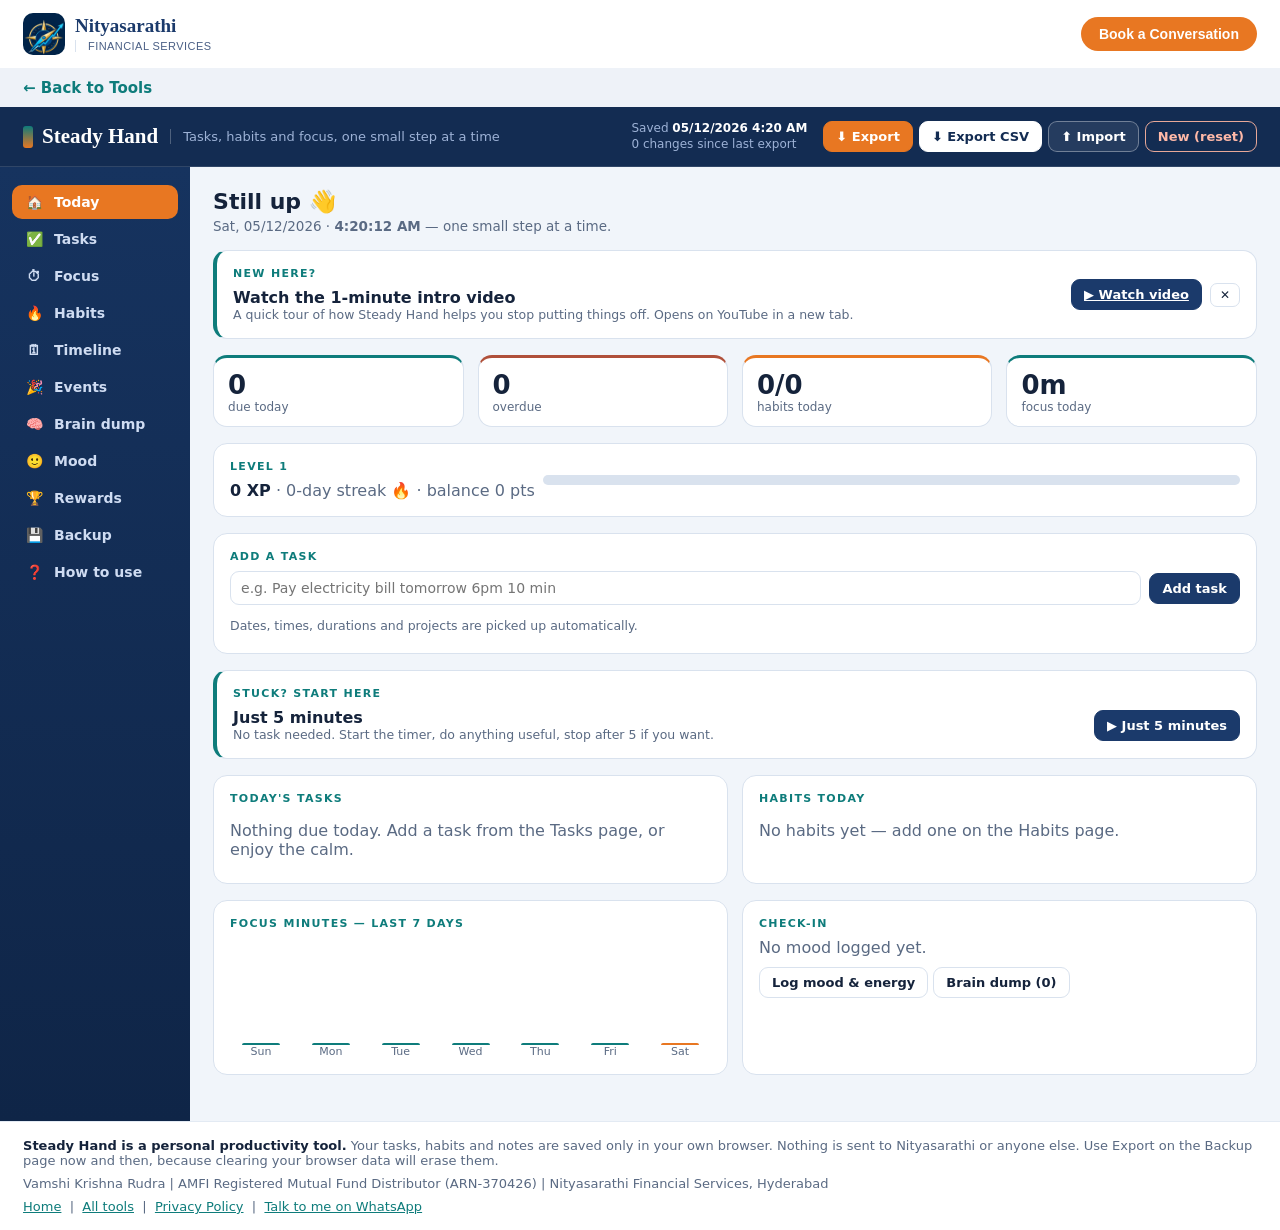
<file: tools/steady-hand.html>
<!DOCTYPE html>
<html lang="en">
<head>
<meta charset="utf-8">
<meta name="viewport" content="width=device-width,initial-scale=1">
<link rel="icon" type="image/png" href="[data-uri]">
<meta name="description" content="Steady Hand: a calm, private focus space with tiny-step tasks, a just 5 minutes timer, habits and rewards. From Nityasarathi Financial Services.">
<title>Steady Hand | Focus, Tasks and Habits</title>
<style>
:root{
  --bg:#f1f5fa; --bg2:#e6edf6;
  --paper:#f1f5fa; --paper2:#e6edf6; --line:#d9e2ee;
  --ink:#15233b; --ink-soft:#5a6a83;
  --brass:#0e7c7b; --brass-tint:#dcefee;
  --teal:#0e7c7b; --teal-tint:#cfe9e7;
  --rust:#b0503a; --rust-tint:#f4dcd4;
  --amber:#e87722; --amber-tint:#fdebdc;
  --slate:#51606b; --slate-tint:#e0e6ea;
  --olive:#6b7a3a; --olive-tint:#e4e9d0;
  --navy:#1B3A6B;
}
*{box-sizing:border-box}
html,body{margin:0}
body{font-family:"Segoe UI",system-ui,-apple-system,Roboto,Helvetica,Arial,sans-serif;color:var(--ink);min-height:100vh;padding:0;display:flex;flex-direction:column;background:#f1f5fa;position:relative}
 
.card{position:relative;flex:1 0 auto;display:flex;flex-direction:column;width:100%;margin:0;background:var(--paper);overflow:hidden}
.card::before{content:none}
.top{display:flex;flex-wrap:wrap;gap:10px 16px;align-items:center;padding:14px clamp(14px,1.8vw,32px);border-bottom:1px solid rgba(255,255,255,.12);background:#132c52}
.brand{display:flex;align-items:center;gap:8px 12px;margin-right:auto;flex-wrap:wrap}
.brand h1{white-space:nowrap;font-size:21px;margin:0;font-family:Georgia,'Times New Roman',serif;color:var(--navy);display:flex;align-items:center;gap:9px}
.brand h1::before{content:'';width:10px;height:22px;border-radius:3px;background:linear-gradient(180deg,#0e7c7b,#E87722)}
.brand small{color:var(--ink-soft);font-size:13px;font-weight:500;padding-left:12px;border-left:1px solid var(--line);text-transform:none;letter-spacing:0}
.status{font-size:12px;color:var(--ink-soft);line-height:1.3}
.status b{color:var(--ink)}
.btns{display:flex;flex-wrap:wrap;gap:6px}
button,.btn{font:inherit;cursor:pointer}
.btn{border:1px solid var(--line);background:#fff;color:var(--ink);padding:7px 12px;border-radius:9px;font-size:13px;font-weight:600;transition:.15s;display:inline-flex;align-items:center;gap:6px}
.btn:hover{border-color:var(--brass);background:var(--brass-tint)}
.btn.primary{background:var(--navy);border-color:var(--navy);color:#fff}
.btn.primary:hover{background:#142c52;border-color:#142c52}
.btn.goldb{background:#E87722;border-color:#E87722;color:#fff}
.btn.goldb:hover{background:#cf6a1c;border-color:#cf6a1c}
.btn.danger{color:var(--rust);border-color:#e3b9ad}
.btn.danger:hover{background:var(--rust);color:#fff;border-color:var(--rust)}
.btn.navy{background:var(--navy);border-color:var(--navy);color:#fff}
.btn.navy:hover{background:#142c52;border-color:#142c52}
.btn.sm{padding:4px 9px;font-size:12px;border-radius:7px}
.btn.ghost{background:transparent}
.btn[disabled]{opacity:.5;cursor:not-allowed}
.banner{display:flex;gap:12px;align-items:center;flex-wrap:wrap;background:var(--amber-tint);border-bottom:1px solid #e5c37a;padding:10px 20px;font-size:13.5px}
.banner span{margin-right:auto}
.app{flex:1;display:grid;grid-template-columns:clamp(190px,14vw,260px) minmax(0,1fr);align-items:stretch}
.side{padding:18px 12px;background:linear-gradient(180deg,#16335f 0%,#0f2547 100%);display:flex;flex-direction:column;gap:3px}
.side button{all:unset;cursor:pointer;display:flex;align-items:center;gap:10px;padding:9px 12px;border-radius:10px;font-size:14px;color:#cfdcf2;font-weight:600;white-space:nowrap}
.side button:hover{background:rgba(255,255,255,.1);color:#fff}
.side button.on{background:#E87722;color:#fff}
.side .ic{width:20px;text-align:center}
.side .count{margin-left:auto;font-size:11px;background:var(--rust);color:#fff;border-radius:10px;padding:1px 7px}
main{padding:22px clamp(14px,1.8vw,32px) 30px;min-width:0}
h2{margin:0 0 4px;font-size:22px}
.sub{color:var(--ink-soft);font-size:13.5px;margin:0 0 16px}
.label{color:var(--brass);text-transform:uppercase;letter-spacing:1.3px;font-size:11px;font-weight:700;margin:0 0 8px}
.panel{background:#fff;border:1px solid var(--line);border-radius:14px;padding:16px;margin-bottom:16px}
.grid{display:grid;gap:14px}
.g2{grid-template-columns:repeat(auto-fit,minmax(300px,1fr))}
.g4{grid-template-columns:repeat(auto-fit,minmax(150px,1fr))}
.tile{background:#fff;border:1px solid var(--line);border-radius:14px;padding:12px 14px}
.tile .n{font-size:26px;font-weight:700}
.tile .l{font-size:12px;color:var(--ink-soft)}
.tile.t{border-top:3px solid var(--teal)}.tile.r{border-top:3px solid var(--rust)}.tile.a{border-top:3px solid var(--amber)}.tile.b{border-top:3px solid var(--brass)}
input[type=text],input[type=number],input[type=date],input[type=time],select,textarea{
  font:inherit;font-size:14px;padding:8px 10px;border:1px solid var(--line);border-radius:9px;background:#fff;color:var(--ink);max-width:100%}
input:focus,select:focus,textarea:focus{outline:2px solid var(--teal-tint);border-color:var(--teal)}
textarea{width:100%;resize:vertical}
.row{display:flex;gap:8px;flex-wrap:wrap;align-items:center}
.row>.grow{flex:1;min-width:180px}
.chip{display:inline-flex;align-items:center;gap:4px;padding:2px 9px;border-radius:20px;font-size:12px;font-weight:600;background:var(--slate-tint);color:var(--slate)}
.chip.teal{background:var(--teal-tint);color:var(--teal)}.chip.rust{background:var(--rust-tint);color:var(--rust)}
.chip.amber{background:var(--amber-tint);color:#8a5a00}.chip.brass{background:var(--brass-tint);color:var(--brass)}.chip.olive{background:var(--olive-tint);color:var(--olive)}
.chip.sel{background:var(--teal);color:#fff;cursor:pointer}
button.chip{border:0;cursor:pointer}
.hint{font-size:12.5px;color:var(--ink-soft)}
.muted{color:var(--ink-soft)}
table{width:100%;border-collapse:collapse;font-size:13.5px}
th{text-align:left;font-size:11.5px;text-transform:uppercase;letter-spacing:.8px;color:var(--brass);padding:8px 8px;border-bottom:2px solid var(--line);cursor:pointer;user-select:none;white-space:nowrap}
th.ns{cursor:default}
th:hover:not(.ns){color:var(--teal)}
td{padding:8px;border-bottom:1px solid var(--line);vertical-align:middle}
tr.done td.tt{text-decoration:line-through;color:var(--ink-soft)}
tr.main:hover{background:#fffdf6}
tr.detail td{background:var(--paper2);padding:14px}
.tablewrap{overflow-x:auto;background:#fff;border:1px solid var(--line);border-radius:14px}
.cb{width:20px;height:20px;border-radius:6px;border:2px solid var(--slate);background:#fff;cursor:pointer;display:inline-flex;align-items:center;justify-content:center;color:#fff;font-size:13px;line-height:1;padding:0;vertical-align:middle}
.cb.on{background:var(--teal);border-color:var(--teal)}
.bar{height:10px;background:var(--line);border-radius:8px;overflow:hidden}
.bar>i{display:block;height:100%;background:linear-gradient(90deg,var(--teal),var(--amber))}
.rust{color:var(--rust)}.amber{color:#9a6500}.teal{color:var(--teal)}
.steps{list-style:none;margin:8px 0;padding:0}
.steps li{display:flex;gap:8px;align-items:center;padding:4px 0}
.steps li.done span{text-decoration:line-through;color:var(--ink-soft)}
.steps li span{flex:1}
.ringwrap{display:flex;justify-content:center;margin:10px 0}
.ring{width:240px;height:240px;border-radius:50%;display:flex;align-items:center;justify-content:center;background:conic-gradient(var(--teal) var(--p,0%),var(--line) 0)}
.ring.brk{background:conic-gradient(var(--amber) var(--p,0%),var(--line) 0)}
.ring>div{width:200px;height:200px;border-radius:50%;background:var(--paper);display:flex;flex-direction:column;align-items:center;justify-content:center;box-shadow:inset 0 2px 8px rgba(0,0,0,.08)}
.ring .time{font-size:46px;font-weight:700;font-variant-numeric:tabular-nums}
.heat{display:grid;grid-auto-flow:column;grid-template-rows:repeat(7,15px);grid-auto-columns:15px;gap:3px;overflow-x:auto;padding-bottom:6px}
.heat i{border-radius:3px;background:var(--line)}
.heat i.l1{background:#bcdcd8}.heat i.l2{background:#7fbab4}.heat i.l3{background:#3f908a}.heat i.l4{background:var(--teal)}
.heat i.fut{background:transparent}
.flexbars{display:flex;align-items:flex-end;gap:8px;height:120px;padding-top:6px}
.flexbars>div{flex:1;display:flex;flex-direction:column;align-items:center;justify-content:flex-end;height:100%;font-size:11px;color:var(--ink-soft)}
.flexbars .b{width:100%;max-width:38px;background:var(--teal);border-radius:6px 6px 0 0;min-height:2px}
.flexbars .b.am{background:var(--amber)}
.days{display:flex;gap:4px;flex-wrap:wrap}
.dcell{width:30px;text-align:center;font-size:10px;color:var(--ink-soft)}
.dcell button{margin-top:2px}
.dcell .off{opacity:.35}
.hab{display:flex;gap:12px;align-items:center;flex-wrap:wrap;padding:12px 0;border-bottom:1px solid var(--line)}
.hab:last-child{border-bottom:0}
.hab .nm{min-width:170px;flex:1}
.tl{position:relative;border:1px solid var(--line);border-radius:14px;background:#fff;overflow:hidden}
.tl .hr{position:absolute;left:0;right:0;border-top:1px dashed var(--line);font-size:11px;color:var(--ink-soft);padding-left:6px}
.tl .ev{position:absolute;border-radius:8px;padding:3px 8px;font-size:12.5px;overflow:hidden;background:var(--teal-tint);border-left:4px solid var(--teal);cursor:pointer}
.tl .ev.d{opacity:.55;text-decoration:line-through}.tl .ev.p3{background:var(--rust-tint);border-color:var(--rust)}.tl .ev.p2{background:var(--amber-tint);border-color:var(--amber)}
.tl .now{position:absolute;left:46px;right:0;border-top:2px solid var(--rust);z-index:2}
.moods{display:flex;gap:6px}
.moods button{font-size:24px;background:#fff;border:2px solid var(--line);border-radius:12px;padding:4px 8px}
.moods button.on{border-color:var(--teal);background:var(--teal-tint)}
.badges{display:grid;grid-template-columns:repeat(auto-fill,minmax(170px,1fr));gap:10px}
.badge{border:1px solid var(--line);border-radius:12px;padding:10px;background:#fff;font-size:13px}
.badge.lock{opacity:.45;filter:grayscale(1)}
.badge b{display:block}
.list>div{display:flex;gap:10px;align-items:center;padding:8px 0;border-bottom:1px solid var(--line)}
.list>div:last-child{border-bottom:0}
.list .grow{flex:1;min-width:0;overflow-wrap:anywhere}
#toast{position:fixed;bottom:22px;left:50%;transform:translateX(-50%);z-index:50;display:flex;flex-direction:column;gap:8px;align-items:center;pointer-events:none}
#toast div{background:var(--ink);color:#fff;padding:10px 16px;border-radius:12px;font-size:13.5px;box-shadow:0 8px 24px rgba(0,0,0,.35)}
.modalbg{position:fixed;inset:0;background:rgba(10,25,28,.65);z-index:40;display:flex;align-items:center;justify-content:center;padding:20px}
.modal{background:var(--paper);border-radius:16px;padding:22px;max-width:440px;width:100%;box-shadow:0 20px 60px rgba(0,0,0,.5)}
.modal h3{margin:0 0 8px}
.modal .row{justify-content:flex-end;margin-top:16px}
@media(max-width:780px){
  body{padding:10px 6px 30px}
  .app{grid-template-columns:1fr}
  .side{flex-direction:row;overflow-x:auto;padding:8px}
  main{padding:16px 14px 24px}
  .ring{width:210px;height:210px}.ring>div{width:174px;height:174px}.ring .time{font-size:38px}
}


.top .brand h1{color:#fff}
.top .brand small{color:#9db2d6;border-left-color:rgba(255,255,255,.25)}
.top .status{color:#9db2d6}.top .status b{color:#fff}
.top .btn.navy{background:#E87722;border-color:#E87722;color:#fff}
.top .btn.navy:hover{background:#cf6a1c;border-color:#cf6a1c}
.top .btn.goldb{background:#fff;border-color:#fff;color:#132c52}
.top .btn.goldb:hover{background:#dcefee;border-color:#dcefee}
.top .btn:not(.navy):not(.goldb):not(.danger){background:rgba(255,255,255,.08);border-color:rgba(255,255,255,.35);color:#fff}
.top .btn:not(.navy):not(.goldb):not(.danger):hover{background:rgba(255,255,255,.18)}
.top .btn.danger{background:transparent;border-color:#e8a898;color:#ffb9a8}
.top .btn.danger:hover{background:var(--rust);border-color:var(--rust);color:#fff}
/* ---- Nityasarathi site additions ---- */
.site-head{background:#fff;border-bottom:1px solid #EEF2F8;position:relative;z-index:2}
.site-head-in{width:100%;margin:0;padding:0 clamp(14px,1.8vw,32px);height:68px;display:flex;align-items:center;justify-content:space-between;gap:16px}
.site-head .brand{display:flex;align-items:center;gap:10px;margin:0;text-decoration:none;color:#1B3A6B;font-family:Georgia,'Times New Roman',serif;font-weight:700;font-size:19px;line-height:1.1}
.site-head .brand img{width:42px;height:42px;border-radius:10px;display:block}
.site-head .brand small{display:block;font-family:Arial,sans-serif;font-weight:500;font-size:11px;color:#4A5F85;letter-spacing:.04em;text-transform:uppercase;margin-top:3px}
.site-head .cta{background:#E87722;color:#fff;text-decoration:none;font-family:Arial,sans-serif;font-weight:600;font-size:14px;padding:9px 18px;border-radius:999px;white-space:nowrap}
.site-head .cta:hover{background:#cf6a1c}
@media(max-width:480px){.site-head .brand small{display:none}.site-head .cta{font-size:13px;padding:9px 14px}}
.back-bar{background:#EEF2F8;padding:10px clamp(14px,1.8vw,32px);font-size:15px;position:relative;z-index:2}
.back-bar a{color:#0E7C7B;text-decoration:none;font-weight:600}
.back-bar a:hover{text-decoration:underline}
.tool-foot{width:100%;margin:0;padding:16px clamp(14px,1.8vw,32px);background:#fff;border-top:1px solid #e3eaf3;color:#5a6a83;font-size:13px;position:relative;z-index:2}
.tool-foot p{margin:0 0 8px}
.tool-foot p:last-child{margin-bottom:0}
.tool-foot strong{color:#15233b}
.tool-foot a{color:#0e7c7b}
@media print{.site-head,.back-bar,.tool-foot{display:none !important}}
</style>
<!-- Meta Pixel Code -->
<script>
!function(f,b,e,v,n,t,s)
{if(f.fbq)return;n=f.fbq=function(){n.callMethod?
n.callMethod.apply(n,arguments):n.queue.push(arguments)};
if(!f._fbq)f._fbq=n;n.push=n;n.loaded=!0;n.version='2.0';
n.queue=[];t=b.createElement(e);t.async=!0;
t.src=v;s=b.getElementsByTagName(e)[0];
s.parentNode.insertBefore(t,s)}(window, document,'script',
'https://connect.facebook.net/en_US/fbevents.js');
fbq('init', '2084375265543233');
fbq('track', 'PageView');
</script>
<noscript><img height="1" width="1" style="display:none"
src="https://www.facebook.com/tr?id=2084375265543233&ev=PageView&noscript=1"
/></noscript>
<!-- End Meta Pixel Code -->
</head>
<body>
<header class="site-head noprint"><div class="site-head-in">
  <a class="brand" href="../index.html" aria-label="Nityasarathi Financial Services home"><img src="[data-uri]" width="42" height="42" alt="Nityasarathi compass logo"><span>Nityasarathi<small>Financial Services</small></span></a>
  <a class="cta" href="https://wa.me/918886912221?text=Hello%2C%20I%20would%20like%20to%20book%20a%20conversation." target="_blank" rel="noopener" onclick="fbq('track','Contact')">Book a Conversation</a>
</div></header>
<div class="back-bar"><a href="../tools.html">&larr; Back to Tools</a></div>
<div class="card">
  <header class="top">
    <div class="brand"><h1>Steady Hand</h1><small>Tasks, habits and focus, one small step at a time</small></div>
    <div class="status" id="status"></div>
    <div class="btns">
      <button class="btn navy" data-act="export">⬇ Export</button>
      <button class="btn goldb" data-act="exportcsv">⬇ Export CSV</button>
      <button class="btn" data-act="import">⬆ Import</button>
      <button class="btn danger" data-act="reset">New (reset)</button>
    </div>
    <input type="file" id="importFile" accept="application/json,.json" hidden>
  </header>
  <div id="banner"></div>
  <div id="nudge"></div>
  <div class="app">
    <nav class="side" id="nav"></nav>
    <main id="main"></main>
  </div>
</div>
<div class="tool-foot">
  <p><strong>Steady Hand is a personal productivity tool.</strong> Your tasks, habits and notes are saved only in your own browser. Nothing is sent to Nityasarathi or anyone else. Use Export on the Backup page now and then, because clearing your browser data will erase them.</p>
  <p>Vamshi Krishna Rudra | AMFI Registered Mutual Fund Distributor (ARN-370426) | Nityasarathi Financial Services, Hyderabad</p>
  <p><a href="../index.html">Home</a> &nbsp;|&nbsp; <a href="../tools.html">All tools</a> &nbsp;|&nbsp; <a href="../privacy.html">Privacy Policy</a> &nbsp;|&nbsp; <a href="https://wa.me/918886912221?text=Hello%2C%20I%20would%20like%20to%20talk." target="_blank" rel="noopener" onclick="fbq('track','Contact')">Talk to me on WhatsApp</a></p>
</div>
<div id="modal"></div>
<div id="toast"></div>

<script>
(function(){
'use strict';

/* ---------- storage ---------- */
var NS='ledger_steadyhand_';
/* one-time migration from the earlier 'mellowflow' key names */
try{var OLD='ledger_mellowflow_';if(!localStorage.getItem(NS+'saved_probe')){Object.keys(localStorage).forEach(function(k){if(k.indexOf(OLD)===0){var nk=NS+k.slice(OLD.length);if(localStorage.getItem(nk)===null)localStorage.setItem(nk,localStorage.getItem(k))}});localStorage.setItem(NS+'saved_probe','1')}}catch(e){}
var KEYS={tasks:NS+'tasks_v1',habits:NS+'habits_v1',sessions:NS+'sessions_v1',moods:NS+'moods_v1',inbox:NS+'inbox_v1',events:NS+'events_v1',rewards:NS+'rewards_v1',prefs:NS+'prefs_v1',
  timer:NS+'timer_v1',changes:NS+'changes_since_export_v1',saved:NS+'last_saved_v1',exp:NS+'last_export_v1',ab:NS+'autobackup_interval_v1',lastab:NS+'last_autobackup_v1'};
var DATA_KEYS=['tasks','habits','sessions','moods','inbox','rewards','prefs','events'];
var mem={};
function lsGet(k){try{var v=localStorage.getItem(k);return v}catch(e){return mem[k]===undefined?null:mem[k]}}
function lsSet(k,v){try{localStorage.setItem(k,v)}catch(e){mem[k]=String(v)}}
function lsDel(k){try{localStorage.removeItem(k)}catch(e){delete mem[k]}}
function jget(k,def){try{var v=lsGet(k);return v?JSON.parse(v):def}catch(e){return def}}
function clone(o){return JSON.parse(JSON.stringify(o))}
function defaults(){return {
  tasks:[],habits:[],sessions:[],moods:[],inbox:[],events:[],
  rewards:{log:[],claims:[],menu:[{id:'r1',name:'Favourite snack',cost:30},{id:'r2',name:'30 min guilt-free scrolling',cost:50},{id:'r3',name:'One episode of a show',cost:80},{id:'r4',name:'A proper treat',cost:200}]},
  prefs:{projects:['Personal','Work','Home','Study'],focusMin:25,breakMin:5,staleAfter:25,nudge:true,nudgeEvery:60,introSeen:false}
}}
var D={};
function loadAll(){var d=defaults();DATA_KEYS.forEach(function(k){var v=jget(KEYS[k],null);D[k]=v===null?d[k]:v});
  D.prefs=Object.assign(d.prefs,D.prefs);D.rewards=Object.assign(d.rewards,D.rewards)}
loadAll();

function persist(name){lsSet(KEYS[name],JSON.stringify(D[name]));bump()}
function bump(){var c=(parseInt(lsGet(KEYS.changes),10)||0)+1;lsSet(KEYS.changes,String(c));lsSet(KEYS.saved,new Date().toISOString());refreshStatus()}
function changes(){return parseInt(lsGet(KEYS.changes),10)||0}

(function(){var n=0,d=new Date(),iso=d.getFullYear()+'-'+('0'+(d.getMonth()+1)).slice(-2)+'-'+('0'+d.getDate()).slice(-2);D.tasks.forEach(function(t){if(!t.done&&t.repeat&&!t.due){t.due=iso;n++}});if(n)lsSet(KEYS.tasks,JSON.stringify(D.tasks))})();
/* ---------- helpers ---------- */
function $(s,r){return (r||document).querySelector(s)}
function esc(s){return String(s==null?'':s).replace(/[&<>"']/g,function(c){return {'&':'&amp;','<':'&lt;','>':'&gt;','"':'&quot;',"'":'&#39;'}[c]})}
function uid(){return Date.now().toString(36)+Math.random().toString(36).slice(2,7)}
function pad(n){return n<10?'0'+n:''+n}
function isoOf(d){return d.getFullYear()+'-'+pad(d.getMonth()+1)+'-'+pad(d.getDate())}
function today(){return isoOf(new Date())}
function pISO(s){var p=s.split('-');return new Date(+p[0],+p[1]-1,+p[2])}
function addDays(s,n){var d=pISO(s);d.setDate(d.getDate()+n);return isoOf(d)}
function dow(s){return pISO(s).getDay()}
function fmtDate(s){if(!s)return '';var p=s.split('-');return p[2]+'/'+p[1]+'/'+p[0]}
function fmtTime(t){if(!t)return '';var p=t.split(':'),h=+p[0],m=p[1];var ap=h>=12?'PM':'AM';h=h%12;if(h===0)h=12;return h+':'+m+' '+ap}
function fmtStamp(iso){if(!iso)return 'never';var d=new Date(iso);return pad(d.getDate())+'/'+pad(d.getMonth()+1)+'/'+d.getFullYear()+' '+fmtTime(pad(d.getHours())+':'+pad(d.getMinutes()))}
function fmtMin(m){m=Math.round(m||0);if(m<60)return m+'m';return Math.floor(m/60)+'h '+(m%60?pad(m%60)+'m':'')}
function dayDiff(a,b){return Math.round((pISO(b)-pISO(a))/86400000)}
var DOW=['Sun','Mon','Tue','Wed','Thu','Fri','Sat'];
var DOWFULL=['sunday','monday','tuesday','wednesday','thursday','friday','saturday'];
var PRI={0:'—',1:'Low',2:'Medium',3:'High'};

/* ---------- toast & modal ---------- */
function toast(msg){var t=$('#toast');var d=document.createElement('div');d.textContent=msg;t.appendChild(d);setTimeout(function(){d.remove()},3200)}
function confirmBox(title,msg,okLabel,danger){
  return new Promise(function(res){
    var m=$('#modal');
    m.innerHTML='<div class="modalbg"><div class="modal"><h3>'+esc(title)+'</h3><div>'+esc(msg)+'</div><div class="row"><button class="btn" id="mNo">Cancel</button><button class="btn '+(danger?'danger':'primary')+'" id="mYes">'+esc(okLabel||'OK')+'</button></div></div></div>';
    function close(v){m.innerHTML='';res(v)}
    $('#mNo').onclick=function(){close(false)};$('#mYes').onclick=function(){close(true)};
    $('.modalbg').addEventListener('click',function(e){if(e.target===this)close(false)});
  });
}

/* ---------- rewards / xp ---------- */
function award(ref,xp,why){var L=D.rewards.log;if(L.some(function(e){return e.ref===ref}))return;L.push({id:uid(),ref:ref,xp:xp,why:why,ts:new Date().toISOString(),day:today()});persist('rewards');toast('+'+xp+' XP · '+why)}
function revoke(ref){var L=D.rewards.log,n=L.length;D.rewards.log=L.filter(function(e){return e.ref!==ref});if(D.rewards.log.length!==n)persist('rewards')}
function totalXP(){return D.rewards.log.reduce(function(a,e){return a+e.xp},0)}
function levelOf(xp){return 1+Math.floor(Math.sqrt(xp/40))}
function levelStart(l){return 40*(l-1)*(l-1)}
function balance(){return totalXP()-D.rewards.claims.reduce(function(a,c){return a+c.cost},0)}
function activityStreak(){
  var days={};D.rewards.log.forEach(function(e){days[e.day]=1});
  var d=today(),n=0;if(!days[d])d=addDays(d,-1);
  while(days[d]){n++;d=addDays(d,-1)}return n;
}

/* ---------- quick-add parser ---------- */
function nextWeekday(from,w,strict){var d=from,i=0;while(i<8){if(dow(d)===w&&(!strict||d>from))return d;d=addDays(d,1);i++}return from}
var WD={sun:0,sunday:0,mon:1,monday:1,tue:2,tues:2,tuesday:2,wed:3,wednesday:3,thu:4,thur:4,thurs:4,thursday:4,fri:5,friday:5,sat:6,saturday:6};
function parseQuick(input){
  var s=' '+input+' ';var r={title:'',project:'',due:'',time:'',est:0,pri:0,repeat:''};var t=today(),m;
  // explicit symbols
  m=s.match(/\s#([\w-]+)/);if(m){r.project=m[1];s=s.replace(m[0],' ')}
  m=s.match(/\s!(high|h|3|medium|med|m|2|low|l|1)\b/i);if(m){var v=m[1].toLowerCase()[0];r.pri=(v==='h'||v==='3')?3:(v==='m'||v==='2')?2:1;s=s.replace(m[0],' ')}
  m=s.match(/\s@(\d+(?:\.\d+)?)\s*(h|hr|hrs|m|min|mins)?\b/i);if(m){r.est=Math.round(parseFloat(m[1])*(/^h/i.test(m[2]||'')?60:1));s=s.replace(m[0],' ')}
  // repeat
  m=s.match(/\bevery\s+(day|weekday|weekdays|week|month|sunday|monday|tuesday|wednesday|thursday|friday|saturday|sun|mon|tue|tues|wed|thu|thur|thurs|fri|sat)\b/i);
  if(m){var w=m[1].toLowerCase();if(w==='day')r.repeat='daily';else if(w==='weekday'||w==='weekdays')r.repeat='weekdays';else if(w==='week')r.repeat='weekly';else if(w==='month')r.repeat='monthly';else{r.repeat='weekly';r.due=nextWeekday(t,WD[w],false)}s=s.replace(m[0],' ')}
  else{m=s.match(/\b(daily|weekdays|weekly|monthly)\b/i);if(m){var q=m[1].toLowerCase();r.repeat=q;s=s.replace(m[0],' ')}}
  // priority words
  m=s.match(/\b(urgent|asap|high priority|important)\b/i);if(m){r.pri=3;s=s.replace(m[0],' ')}
  else{m=s.match(/\b(medium priority|med priority)\b/i);if(m){r.pri=2;s=s.replace(m[0],' ')}else{m=s.match(/\blow priority\b/i);if(m){r.pri=1;s=s.replace(m[0],' ')}}}
  // time
  m=s.match(/\b(?:at\s+)?(\d{1,2})(?::(\d{2}))?\s*(am|pm)\b/i);
  if(m){var h=+m[1],mi=m[2]?+m[2]:0;if(h>=1&&h<=12&&mi<60){if(/pm/i.test(m[3])&&h<12)h+=12;if(/am/i.test(m[3])&&h===12)h=0;r.time=pad(h)+':'+pad(mi);s=s.replace(m[0],' ')}}
  if(!r.time){m=s.match(/\b(?:at\s+)?([01]?\d|2[0-3]):([0-5]\d)\b/);if(m){r.time=pad(+m[1])+':'+m[2];s=s.replace(m[0],' ')}}
  if(!r.time){m=s.match(/\b(morning|noon|afternoon|evening|tonight)\b/i);if(m){var map={morning:'09:00',noon:'12:00',afternoon:'15:00',evening:'18:00',tonight:'20:00'};r.time=map[m[1].toLowerCase()];if(/tonight/i.test(m[1])){if(!r.due)r.due=t;s=s.replace(m[0],' ')}else s=s.replace(m[0],' ')}}
  // duration
  if(!r.est){m=s.match(/\b(?:for\s+)?(\d+(?:\.\d+)?)\s*(hours?|hrs?|h|minutes?|mins?|m)\b/i);if(m){r.est=Math.round(parseFloat(m[1])*(/^h/i.test(m[2])?60:1));s=s.replace(m[0],' ')}}
  // dates
  m=s.match(/\b(today|tomorrow|tmrw|tom)\b/i);
  if(m){r.due=/^to?day/i.test(m[1])?t:addDays(t,1);s=s.replace(m[0],' ')}
  else{
    m=s.match(/\bin\s+(\d+)\s*(day|days|week|weeks)\b/i);
    if(m){r.due=addDays(t,(+m[1])*(/^w/i.test(m[2])?7:1));s=s.replace(m[0],' ')}
    else{
      m=s.match(/\b(\d{1,2})[\/.-](\d{1,2})(?:[\/.-](\d{2,4}))?\b/);
      if(m&&+m[1]<=31&&+m[2]<=12){var yy=m[3]?(+m[3]<100?2000+ +m[3]:+m[3]):new Date().getFullYear();var cand=yy+'-'+pad(+m[2])+'-'+pad(+m[1]);if(!m[3]&&cand<t)cand=(yy+1)+'-'+pad(+m[2])+'-'+pad(+m[1]);r.due=cand;s=s.replace(m[0],' ')}
      else{
        m=s.match(/\b(?:on\s+|next\s+|this\s+|by\s+)?(sunday|monday|tuesday|wednesday|thursday|friday|saturday|sun|mon|tues|tue|wed|thurs|thur|thu|fri|sat)\b/i);
        if(m&&!r.due){r.due=nextWeekday(t,WD[m[1].toLowerCase()],true);s=s.replace(m[0],' ')}
      }
    }
  }
  // bare project word
  if(!r.project){var low=' '+s.toLowerCase()+' ';
    for(var i=0;i<D.prefs.projects.length;i++){var p=D.prefs.projects[i];if(low.indexOf(' '+p.toLowerCase()+' ')>-1||new RegExp('\\b'+p.toLowerCase().replace(/[.*+?^${}()|[\]\\]/g,'\\$&')+'\\b').test(low)){r.project=p;break}}}
  else{var found=D.prefs.projects.filter(function(p){return p.toLowerCase()===r.project.toLowerCase()})[0];if(found)r.project=found}
  if(r.time&&!r.due)r.due=t;
  if(r.repeat&&!r.due){var dd=t;if(r.repeat==='weekdays')while(dow(dd)===0||dow(dd)===6)dd=addDays(dd,1);r.due=dd}
  r.title=s.replace(/\b(on|at|by|for|due)\s*$/i,' ').replace(/\s+/g,' ').trim();
  if(!r.title)r.title=input.trim();
  return r;
}
function describeParsed(r){
  var c=[];if(r.due)c.push('<span class="chip teal">📅 '+fmtDate(r.due)+(r.time?' '+fmtTime(r.time):'')+'</span>');else if(r.time)c.push('<span class="chip teal">⏰ '+fmtTime(r.time)+'</span>');
  if(r.est)c.push('<span class="chip">⏱ '+fmtMin(r.est)+'</span>');
  if(r.pri)c.push('<span class="chip '+(r.pri===3?'rust':r.pri===2?'amber':'')+'">⚑ '+PRI[r.pri]+'</span>');
  if(r.project)c.push('<span class="chip brass">📁 '+esc(r.project)+'</span>');
  if(r.repeat)c.push('<span class="chip olive">🔁 '+r.repeat+'</span>');
  return c.join(' ');
}

/* ---------- breakdown ("magic") ---------- */
var TEMPLATES=[
 {re:/(email|e-mail|mail|reply|message|text|whatsapp|call|phone|ring|follow.?up)/,steps:['Open the app/contact and look at what you need to say',"Jot the 2–3 key points (bullets are fine)",'Write or say the ugly first version','Read once, fix only the biggest problem','Send it / make the call','Tick it off and take a breath']},
 {re:/(write|draft|report|essay|assignment|article|blog|proposal|notes|document|ppt|slides|presentation)/,steps:['Open the file and write the title','List 3–5 headings or bullet points','Fill in the easiest section first (ugly is fine)','Fill in the remaining sections','Read through once and fix big issues','Save / send / submit']},
 {re:/(study|learn|revise|revision|read|chapter|exam|practice|course|lecture|memor)/,steps:['Gather book/notes/laptop in one place','Skim the headings so you know the shape','Do one small chunk (10–15 min), then pause','Write 3 things you remember without looking','Do a second chunk or practise questions','Note what is still unclear for next time']},
 {re:/(clean|tidy|declutter|laundry|organi[sz]e|dishes|vacuum|sweep|mop|wash|arrange)/,steps:['Put on music or a podcast','Grab a bag/basket and bin the obvious rubbish','Do one surface or one corner only','Put away what belongs elsewhere','Quick wipe/sweep of the area','Step back — done for now']},
 {re:/(pay|bill|recharge|renew|book|apply|register|form|submit|file|tax|insurance|booking|appointment|ticket)/,steps:['Find the link/document/login you need','Gather the details (numbers, ID, amount) in one place','Open the page or form','Fill in the first half','Fill in the rest and double-check','Submit and save the confirmation']},
 {re:/(buy|shop|order|purchase|groceries|grocery|get )/,steps:['Write the list (even 3 items)','Check budget/where to buy','Open the app or store','Add items to the cart','Place order / pay','Note the delivery or pickup time']},
 {re:/(cook|meal|dinner|lunch|breakfast|prepare food|bake)/,steps:['Pick what you will make','Check ingredients, write what is missing','Lay out the ingredients and tools','Prep (chop/measure)','Cook','Eat, then clear up one thing']},
 {re:/(exercise|workout|gym|run|walk|yoga|stretch|swim|cycle)/,steps:['Put on the clothes/shoes','Fill a water bottle','Warm up for 3 minutes','Do the main set — just begin','Cool down / stretch','Log it, you earned it']},
 {re:/(plan|schedule|organise|organize|prepare|arrange|trip|event)/,steps:['Write down the goal in one line','Brain-dump everything that comes to mind','Group into 3 buckets','Pick the very first action in each bucket','Put dates on the first actions','Done — now start the first one']},
 {re:/(fix|debug|code|build|install|setup|set up|configure|develop|repair)/,steps:['Write what "working" looks like in one line','Gather the files, error or tools','Try the smallest possible change','Test it','Repeat the small change/test until it works','Write a short note of what fixed it']}
];
function breakdown(title){
  var parts=title.split(/\s*(?:,|;|\bthen\b|\band then\b)\s*/i).filter(function(x){return x&&x.length>2});
  if(parts.length>=2&&parts.length<=7)return parts.map(function(p){return {t:p.charAt(0).toUpperCase()+p.slice(1),done:false}});
  var low=title.toLowerCase();
  for(var i=0;i<TEMPLATES.length;i++)if(TEMPLATES[i].re.test(low))return TEMPLATES[i].steps.map(function(t){return {t:t,done:false}});
  return ['Get everything you need within reach','Set a 5-minute timer for "'+title+'"','Do the smallest possible first piece','Keep going for another short stretch','Check what is left and write it down','Wrap up and tick it off'].map(function(t){return {t:t,done:false}});
}
function splitStep(txt){return [{t:'Get ready for: '+txt,done:false},{t:'Do just the first 2 minutes of: '+txt,done:false},{t:'Finish: '+txt,done:false}]}

/* ---------- tasks ---------- */
function projectsEnsure(p){if(p&&D.prefs.projects.indexOf(p)<0){D.prefs.projects.push(p);persist('prefs')}}
function newTask(o){
  var t=Object.assign({id:uid(),title:'',project:'',due:'',time:'',est:0,pri:0,repeat:'',steps:[],notes:'',done:false,doneAt:'',created:new Date().toISOString(),spent:0,spawned:false},o);
  if(t.repeat&&!t.due)t.due=today();
  projectsEnsure(t.project);D.tasks.push(t);persist('tasks');return t;
}
function getTask(id){return D.tasks.filter(function(t){return t.id===id})[0]}
function nextDue(due,rep){
  var base=due||today(),n=base,tt=today(),guard=0;
  do{
    if(rep==='daily')n=addDays(n,1);
    else if(rep==='weekdays'){n=addDays(n,1);while(dow(n)===0||dow(n)===6)n=addDays(n,1)}
    else if(rep==='weekly')n=addDays(n,7);
    else if(rep==='monthly'){var d=pISO(n),day=d.getDate();d.setDate(1);d.setMonth(d.getMonth()+1);var last=new Date(d.getFullYear(),d.getMonth()+1,0).getDate();d.setDate(Math.min(day,last));n=isoOf(d)}
    else return n;
    guard++;
  }while(n<=tt&&guard<400);
  return n;
}
function toggleTask(id){
  var t=getTask(id);if(!t)return;
  if(!t.done){
    t.done=true;t.doneAt=new Date().toISOString();
    if(t.repeat&&!t.spawned){t.spawned=true;newTask({title:t.title,project:t.project,due:nextDue(t.due,t.repeat),time:t.time,est:t.est,pri:t.pri,repeat:t.repeat,notes:t.notes,steps:t.steps.map(function(s){return {t:s.t,done:false}})});toast('Next repeat created for '+fmtDate(D.tasks[D.tasks.length-1].due))}
    persist('tasks');
    award('task:'+t.id,10+(t.pri===3?5:t.pri===2?2:0)+(t.est>=30?5:0),'Task done: '+t.title.slice(0,30));
  }else{t.done=false;t.doneAt='';persist('tasks');revoke('task:'+t.id)}
}
function isOverdue(t){return !t.done&&t.due&&t.due<today()}

/* ---------- habits ---------- */
function sched(h,d){return !h.days||h.days.length===0||h.days.length===7||h.days.indexOf(dow(d))>-1}
function habitStreak(h){
  var d=today(),n=0,g=0;
  while(g<3700){
    if(sched(h,d)){if(h.dates.indexOf(d)>-1)n++;else if(d!==today())break}
    d=addDays(d,-1);g++;
  }return n;
}
function habitBest(h){
  if(!h.dates.length)return 0;var first=h.dates.slice().sort()[0],d=first,end=today(),run=0,best=0;
  while(d<=end){if(sched(h,d)){if(h.dates.indexOf(d)>-1){run++;if(run>best)best=run}else if(d!==end)run=0}d=addDays(d,1)}
  return best;
}
function toggleHabit(id,date){
  var h=D.habits.filter(function(x){return x.id===id})[0];if(!h)return;var i=h.dates.indexOf(date);
  if(i>-1){h.dates.splice(i,1);persist('habits');revoke('habit:'+id+':'+date)}
  else{h.dates.push(date);persist('habits');if(date===today()||date>=addDays(today(),-1))award('habit:'+id+':'+date,5+Math.min(habitStreak(h),10),h.name+' check-in')}
}

/* ---------- focus timer ---------- */
var T=Object.assign({mode:'focus',status:'idle',total:D.prefs.focusMin*60000,remain:D.prefs.focusMin*60000,endAt:0,taskId:'',just5:false},jget(KEYS.timer,{}));
function saveT(){lsSet(KEYS.timer,JSON.stringify(T))}
function tSet(mode,min,just5){T.mode=mode;T.total=min*60000;T.remain=T.total;T.status='idle';T.just5=!!just5;saveT()}
function tStart(){if(T.status==='run')return;if(T.remain<=0)T.remain=T.total;T.endAt=Date.now()+T.remain;T.status='run';saveT();notifyAsk()}
function tPause(){if(T.status!=='run')return;T.remain=Math.max(0,T.endAt-Date.now());T.status='pause';saveT()}
function tReset(){T.status='idle';T.remain=T.total;saveT()}
function beep(){try{var C=window.AudioContext||window.webkitAudioContext;var c=new C();[660,880,1100].forEach(function(f,i){var o=c.createOscillator(),g=c.createGain();o.frequency.value=f;o.type='sine';o.connect(g);g.connect(c.destination);var t0=c.currentTime+i*.25;g.gain.setValueAtTime(.0001,t0);g.gain.exponentialRampToValueAtTime(.25,t0+.03);g.gain.exponentialRampToValueAtTime(.0001,t0+.22);o.start(t0);o.stop(t0+.25)});setTimeout(function(){c.close()},1500)}catch(e){}}
function notifyAsk(){}
function notify(msg){try{if(window.Notification&&Notification.permission==='granted')new Notification('Steady Hand',{body:msg})}catch(e){}}
function tDone(){
  var wasFocus=T.mode==='focus',min=Math.round(T.total/60000),tid=T.taskId,just5=T.just5;
  T.status='idle';
  if(wasFocus){
    var s={id:uid(),ts:new Date().toISOString(),day:today(),min:min,taskId:tid};D.sessions.push(s);persist('sessions');
    var t=tid&&getTask(tid);if(t){t.spent=(t.spent||0)+min;persist('tasks')}
    award('focus:'+s.id,Math.max(3,min),'Focus session '+min+'m');
    beep();notify('Focus session done — nice work! Take a break.');toast('Focus session complete 🎉');
    if(just5){tSet('focus',10,false);toast('Momentum is the hard part. Want 10 more minutes?')}
    else tSet('break',D.prefs.breakMin,false);
  }else{beep();notify('Break over — ready when you are.');toast('Break over');tSet('focus',D.prefs.focusMin,false)}
  saveT();if(U.view==='focus')render();else renderNav();
}
function tick(){
  var nc=$('#nowClock');if(nc)nc.textContent=clockNow();
  if(T.status==='run'){var r=T.endAt-Date.now();if(r<=0){tDone();return}updateTimerDom(r)}
}
function updateTimerDom(r){
  var d=$('#tmDisp');if(d){var s=Math.ceil(r/1000);d.textContent=pad(Math.floor(s/60))+':'+pad(s%60)}
  var ring=$('#tmRing');if(ring)ring.style.setProperty('--p',(100*(1-r/T.total)).toFixed(1)+'%');
  var s2=Math.ceil(r/1000);document.title=(T.status==='run'?pad(Math.floor(s2/60))+':'+pad(s2%60)+' · ':'')+'Steady Hand';
}

/* ---------- events (birthdays, anniversaries, ...) ---------- */
var EVTYPES={birthday:['🎂','Birthday'],anniversary:['💍','Anniversary'],other:['📅','Other']};
function isLeap(y){return (y%4===0&&y%100!==0)||y%400===0}
function evNext(e,from){
  var t=from||today();if(!e.yearly)return e.date;
  var p=e.date.split('-'),m=+p[1],d=+p[2];
  function occ(Y){var dd=d;if(m===2&&d===29&&!isLeap(Y))dd=28;return Y+'-'+pad(m)+'-'+pad(dd)}
  var cy=pISO(t).getFullYear(),c=occ(cy);if(c<t)c=occ(cy+1);return c;
}
function ordinal(n){var s=['th','st','nd','rd'],v=n%100;return n+(s[(v-20)%10]||s[v]||s[0])}
function evYearsText(e,next){
  if(!e.showYears||!e.yearly)return '';
  var n=+next.slice(0,4)-(+e.date.slice(0,4));if(n<=0)return '';
  if(e.type==='birthday')return 'turning '+n;
  if(e.type==='anniversary')return ordinal(n)+' anniversary';
  return n+' years';
}
function evWhen(days){return days===0?'Today 🎉':days===1?'Tomorrow':'in '+days+' days'}
function eventsList(){var t0=today();return D.events.map(function(e){var n=evNext(e);return {e:e,next:n,days:dayDiff(t0,n)}})}
function eventsDue(){return eventsList().filter(function(x){return x.days>=0&&x.days<=(x.e.lead||0)}).sort(function(a,b){return a.days-b.days})}
function evLabel(x){var t=EVTYPES[x.e.type]||EVTYPES.other,yt=evYearsText(x.e,x.next);return t[0]+' '+esc(x.e.title)+(yt?' <span class="muted">('+yt+')</span>':'')}
var EVN=NS+'event_notified_v1';
function eventsTick(){
  var due=eventsDue();if(!due.length)return;
  var seen=jget(EVN,{}),t0=today(),fresh=due.filter(function(x){return seen[x.e.id]!==t0});
  if(!fresh.length)return;
  fresh.forEach(function(x){seen[x.e.id]=t0});lsSet(EVN,JSON.stringify(seen));
  var msg=fresh.slice(0,3).map(function(x){var t=EVTYPES[x.e.type]||EVTYPES.other;var yt=evYearsText(x.e,x.next);return t[0]+' '+x.e.title+(yt?' ('+yt+')':'')+' — '+(x.days===0?'today':x.days===1?'tomorrow':'in '+x.days+' days')}).join(' · ');
  toast(msg);notify(msg);renderNav();
}

/* ---------- UI state ---------- */
var U={view:'today',sort:{k:'due',d:1},filter:{q:'',status:'open',project:'',pri:''},expanded:null,tlDate:today(),heat:'all',quick:''};
var NAV=[['today','🏠','Today'],['tasks','✅','Tasks'],['focus','⏱','Focus'],['habits','🔥','Habits'],['timeline','🗓','Timeline'],['events','🎉','Events'],['dump','🧠','Brain dump'],['mood','🙂','Mood'],['rewards','🏆','Rewards'],['backup','💾','Backup'],['help','❓','How to use']];
function renderNav(){
  var od=D.tasks.filter(isOverdue).length,evn=eventsDue().length;
  $('#nav').innerHTML=NAV.map(function(n){return '<button class="'+(U.view===n[0]?'on':'')+'" data-view="'+n[0]+'"><span class="ic">'+n[1]+'</span>'+n[2]+(n[0]==='tasks'&&od?'<span class="count">'+od+'</span>':'')+(n[0]==='events'&&evn?'<span class="count" style="background:var(--amber)">'+evn+'</span>':'')+(n[0]==='focus'&&T.status==='run'?'<span class="count" style="background:var(--amber)">●</span>':'')+'</button>'}).join('');
}
var VIDEO_URL='https://youtube.com/shorts/QvJwVRSsoH8';
var SNZ=NS+'nudge_snooze';
function overdueList(){return D.tasks.filter(isOverdue)}
function renderNudge(){
  var el=$('#nudge');if(!el)return;var od=overdueList();
  var snoozed=(parseInt(lsGet(SNZ),10)||0)>Date.now();
  document.title=(od.length&&D.prefs.nudge?'('+od.length+' overdue) ':'')+'Steady Hand';
  if(!D.prefs.nudge||!od.length||snoozed){el.innerHTML='';return}
  var small=od.slice().sort(function(a,b){return (a.est||999)-(b.est||999)})[0];
  el.innerHTML='<div class="banner" style="background:var(--rust-tint);border-bottom-color:#e3b9ad"><span>⏰ <b>'+od.length+' overdue task'+(od.length>1?'s':'')+'</b> — no pressure. Pick the smallest one and give it just 5 minutes: <i>'+esc(small.title)+'</i></span><button class="btn primary sm" data-act="focustask" data-id="'+small.id+'">▶ Just 5 minutes</button><button class="btn sm" data-act="viewoverdue">View overdue</button><button class="btn sm ghost" data-act="snooze">Snooze 1h</button></div>';
}
var lastNudge=Date.now();
function nudgeTick(){
  if(!D.prefs.nudge)return;var od=overdueList();if(!od.length){renderNudge();return}
  var snoozed=(parseInt(lsGet(SNZ),10)||0)>Date.now();
  if(!snoozed&&Date.now()-lastNudge>=D.prefs.nudgeEvery*60000){lastNudge=Date.now();notify(od.length+' overdue task'+(od.length>1?'s':'')+' — try just 5 minutes on the smallest one.');toast('⏰ '+od.length+' overdue — try just 5 minutes');}
  renderNudge();
}
function render(){renderNav();refreshStatus();renderNudge();var v=VIEWS[U.view];$('#main').innerHTML=v();if(AFTER[U.view])AFTER[U.view]();window.scrollTo&&0}
function refreshStatus(){
  var sv=lsGet(KEYS.saved),n=changes();
  $('#status').innerHTML='<div>'+(sv?'Saved <b>'+fmtStamp(sv)+'</b>':'Nothing saved yet')+'</div><div>'+n+' change'+(n===1?'':'s')+' since last export</div>';
  var b=$('#banner');
  if(n>=D.prefs.staleAfter)b.innerHTML='<div class="banner"><span>⚠ You have <b>'+n+'</b> unsaved-to-file changes since your last backup. Export a copy so you do not lose your data.</span><button class="btn primary sm" data-act="export">Back up now</button></div>';
  else b.innerHTML='';
}

/* ---------- views ---------- */
var VIEWS={},AFTER={};
function clockNow(){var n=new Date(),h=n.getHours(),ap=h>=12?'PM':'AM';h=h%12;if(h===0)h=12;return h+':'+pad(n.getMinutes())+':'+pad(n.getSeconds())+' '+ap}
function hello(){var h=new Date().getHours();return h<5?'Still up':h<12?'Good morning':h<17?'Good afternoon':'Good evening'}
function taskLine(t){
  return '<div><button class="cb '+(t.done?'on':'')+'" data-act="toggle" data-id="'+t.id+'">'+(t.done?'✓':'')+'</button><div class="grow"><a href="#" data-act="expand-go" data-id="'+t.id+'" title="Open this task" style="color:inherit;font-weight:600;text-decoration:none;border-bottom:1px dotted var(--brass)'+(t.done?';text-decoration:line-through;color:var(--ink-soft)':'')+'">'+esc(t.title)+'</a> '+(t.time?'<span class="chip teal">'+fmtTime(t.time)+'</span> ':'')+(t.est?'<span class="chip">'+fmtMin(t.est)+'</span> ':'')+(t.pri===3?'<span class="chip rust">High</span> ':'')+(isOverdue(t)?'<span class="chip rust">overdue '+fmtDate(t.due)+'</span>':'')+'</div><button class="btn sm" data-act="focustask" data-id="'+t.id+'" title="Start a 5-minute focus">▶ 5 min</button></div>';
}
function focusMinutesOn(day){return D.sessions.filter(function(s){return s.day===day}).reduce(function(a,s){return a+s.min},0)}
VIEWS.today=function(){
  var t0=today(),open=D.tasks.filter(function(t){return !t.done});
  var due=open.filter(function(t){return t.due===t0}),doneToday=D.tasks.filter(function(t){return t.done&&t.due===t0}),over=open.filter(isOverdue),
      undated=open.filter(function(t){return !t.due}).slice(0,5);
  var hs=D.habits.filter(function(h){return sched(h,t0)}),hdone=hs.filter(function(h){return h.dates.indexOf(t0)>-1}).length;
  var xp=totalXP(),lv=levelOf(xp),lo=levelStart(lv),hi=levelStart(lv+1),pct=Math.round(100*(xp-lo)/(hi-lo));
  var cand=over.concat(due).concat(undated).sort(function(a,b){return (a.est||999)-(b.est||999)})[0];
  var bars='',mx=1,days=[];for(var i=6;i>=0;i--){var d=addDays(t0,-i);var m=focusMinutesOn(d);days.push([d,m]);if(m>mx)mx=m}
  bars=days.map(function(x){return '<div><span>'+(x[1]||'')+'</span><div class="b '+(x[0]===t0?'am':'')+'" style="height:'+Math.round(80*x[1]/mx)+'px"></div><span>'+DOW[dow(x[0])]+'</span></div>'}).join('');
  var lastMood=D.moods.length?D.moods[D.moods.length-1]:null;
  return '<h2>'+hello()+' 👋</h2><p class="sub">'+DOW[dow(t0)]+', '+fmtDate(t0)+' · <b id="nowClock">'+clockNow()+'</b> — one small step at a time.</p>'
  +(D.prefs.introSeen?'':'<div class="panel" style="border-left:4px solid var(--brass)"><div class="row"><div class="grow"><div class="label">New here?</div><b>Watch the 1-minute intro video</b><div class="hint">A quick tour of how Steady Hand helps you stop putting things off. Opens on YouTube in a new tab.</div></div><a class="btn primary" href="'+VIDEO_URL+'" target="_blank" rel="noopener noreferrer" data-act="watchvid">▶ Watch video</a><button class="btn sm ghost" data-act="dismissvid" title="Hide this">✕</button></div></div>')
  +(function(){var ds=eventsDue().slice(0,5);if(!ds.length)return '';return '<div class="panel" style="border-left:4px solid var(--amber)"><div class="row"><div class="label" style="margin:0">Coming up</div><button class="btn sm ghost" style="margin-left:auto" data-view="events">All events →</button></div><div class="list">'+ds.map(function(x){return '<div><div class="grow">'+evLabel(x)+'</div><span class="chip '+(x.days===0?'rust':'amber')+'">'+evWhen(x.days)+'</span></div>'}).join('')+'</div></div>'})()
  +'<div class="grid g4" style="margin-bottom:16px">'
   +'<div class="tile t"><div class="n">'+due.length+'</div><div class="l">due today</div></div>'
   +'<div class="tile r"><div class="n '+(over.length?'rust':'')+'">'+over.length+'</div><div class="l">overdue</div></div>'
   +'<div class="tile a"><div class="n">'+hdone+'/'+hs.length+'</div><div class="l">habits today</div></div>'
   +'<div class="tile b"><div class="n">'+fmtMin(focusMinutesOn(t0))+'</div><div class="l">focus today</div></div></div>'
  +'<div class="panel"><div class="row"><div><div class="label">Level '+lv+'</div><b>'+xp+' XP</b> <span class="muted">· '+activityStreak()+'-day streak 🔥 · balance '+balance()+' pts</span></div><div class="grow"><div class="bar"><i style="width:'+pct+'%"></i></div></div></div></div>'
  +'<div class="panel"><div class="label">Add a task</div><div class="row"><input type="text" id="tquick" class="grow" placeholder="e.g. Pay electricity bill tomorrow 6pm 10 min" autocomplete="off"><button class="btn primary" data-act="todayadd">Add task</button></div><div id="tprev" class="row" style="margin-top:8px;min-height:24px"><span class="hint">Dates, times, durations and projects are picked up automatically.</span></div></div>'
  +(cand?'<div class="panel" style="border-left:4px solid var(--teal)"><div class="label">Stuck? Start here</div><div class="row"><div class="grow"><b>'+esc(cand.title)+'</b><div class="hint">Just do 5 minutes. You can stop after that.</div></div><button class="btn primary" data-act="focustask" data-id="'+cand.id+'">▶ Just 5 minutes</button></div></div>':'<div class="panel" style="border-left:4px solid var(--teal)"><div class="label">Stuck? Start here</div><div class="row"><div class="grow"><b>Just 5 minutes</b><div class="hint">No task needed. Start the timer, do anything useful, stop after 5 if you want.</div></div><button class="btn primary" data-act="just5go">▶ Just 5 minutes</button></div></div>')
  +'<div class="grid g2"><div class="panel"><div class="label">Today\'s tasks</div><div class="list">'+((over.concat(due,doneToday)).map(taskLine).join('')||'<div class="muted">Nothing due today. Add a task from the Tasks page, or enjoy the calm.</div>')+'</div></div>'
  +'<div class="panel"><div class="label">Habits today</div><div class="list">'+(hs.map(function(h){var on=h.dates.indexOf(t0)>-1;return '<div><button class="cb '+(on?'on':'')+'" data-act="habit" data-id="'+h.id+'" data-d="'+t0+'">'+(on?'✓':'')+'</button><div class="grow">'+esc(h.name)+'</div><span class="chip amber">🔥 '+habitStreak(h)+'</span></div>'}).join('')||'<div class="muted">No habits yet — add one on the Habits page.</div>')+'</div></div></div>'
  +'<div class="grid g2"><div class="panel"><div class="label">Focus minutes — last 7 days</div><div class="flexbars">'+bars+'</div></div>'
  +'<div class="panel"><div class="label">Check-in</div>'+(lastMood?'<div>Last mood: <span style="font-size:22px">'+MOODS[lastMood.mood-1]+'</span> <span class="muted">'+fmtStamp(lastMood.ts)+'</span></div>':'<div class="muted">No mood logged yet.</div>')+'<div style="margin-top:10px"><button class="btn" data-view="mood">Log mood &amp; energy</button> <button class="btn" data-view="dump">Brain dump ('+D.inbox.length+')</button></div></div></div>';
};

function taskCmp(a,b){
  var k=U.sort.k,d=U.sort.d,va,vb;
  function val(t){switch(k){case 'title':return t.title.toLowerCase();case 'project':return (t.project||'~').toLowerCase();case 'due':return t.due?t.due+(t.time||'99:99'):'9999';case 'pri':return -t.pri;case 'est':return t.est||0;case 'progress':return t.steps.length?t.steps.filter(function(s){return s.done}).length/t.steps.length:-1;case 'done':return t.done?1:0;default:return ''}}
  va=val(a);vb=val(b);return (va<vb?-1:va>vb?1:0)*d;
}
function filteredTasks(){
  var f=U.filter,q=f.q.toLowerCase();
  return D.tasks.filter(function(t){
    if(f.status==='open'&&t.done)return false;if(f.status==='overdue'&&!isOverdue(t))return false;if(f.status==='done'&&!t.done)return false;
    if(f.project&&t.project!==f.project)return false;if(f.pri&&String(t.pri)!==f.pri)return false;
    if(q&&(t.title+' '+t.project+' '+t.notes).toLowerCase().indexOf(q)<0)return false;return true}).sort(taskCmp);
}
function th(k,label){var on=U.sort.k===k;return '<th data-sort="'+k+'">'+label+(on?' <span>'+(U.sort.d===1?'▲':'▼')+'</span>':'')+'</th>'}
function opts(arr,sel,blank){return (blank!==undefined?'<option value="">'+blank+'</option>':'')+arr.map(function(a){var v=Array.isArray(a)?a[0]:a,l=Array.isArray(a)?a[1]:a;return '<option value="'+esc(v)+'"'+(String(sel)===String(v)?' selected':'')+'>'+esc(l)+'</option>'}).join('')}
function taskTable(){
  var list=filteredTasks();
  if(!list.length)return '<div class="panel muted" style="text-align:center">No tasks match. Type something in the box above and press Enter.</div>';
  var h='<div class="tablewrap"><table><thead><tr>'+th('done','✓')+th('title','Task')+th('project','Project')+th('due','Due')+th('pri','Priority')+th('est','Est.')+th('progress','Steps')+'<th class="ns"></th></tr></thead><tbody>';
  list.forEach(function(t){
    var done=t.steps.filter(function(s){return s.done}).length;
    var dueCls=isOverdue(t)?'rust':(t.due===today()&&!t.done?'amber':'');
    h+='<tr class="main '+(t.done?'done':'')+'"><td><button class="cb '+(t.done?'on':'')+'" data-act="toggle" data-id="'+t.id+'">'+(t.done?'✓':'')+'</button></td>'
      +'<td class="tt"><a href="#" data-act="expand" data-id="'+t.id+'" style="color:inherit;text-decoration:none;font-weight:600">'+esc(t.title)+'</a>'+(isOverdue(t)?' <span class="chip rust" style="white-space:nowrap">⏰ '+(function(n){return n+' day'+(n===1?'':'s')+' overdue'})(dayDiff(t.due,today()))+'</span>':'')+(t.repeat?' <span class="chip olive">🔁 '+t.repeat+'</span>':'')+(t.spent?' <span class="chip">⏱ '+fmtMin(t.spent)+' focused</span>':'')+'</td>'
      +'<td>'+(t.project?'<span class="chip brass">'+esc(t.project)+'</span>':'')+'</td>'
      +'<td class="'+dueCls+'">'+(t.due?fmtDate(t.due)+(t.time?'<br><small>'+fmtTime(t.time)+'</small>':''):'<span class="muted">—</span>')+'</td>'
      +'<td>'+(t.pri?'<span class="chip '+(t.pri===3?'rust':t.pri===2?'amber':'')+'">'+PRI[t.pri]+'</span>':'<span class="muted">—</span>')+'</td>'
      +'<td>'+(t.est?fmtMin(t.est):'<span class="muted">—</span>')+'</td>'
      +'<td>'+(t.steps.length?done+'/'+t.steps.length:'<span class="muted">—</span>')+'</td>'
      +'<td style="white-space:nowrap"><button class="btn sm" data-act="expand" data-id="'+t.id+'">'+(U.expanded===t.id?'Close':'Open')+'</button></td></tr>';
    if(U.expanded===t.id)h+='<tr class="detail"><td colspan="8">'+taskDetail(t)+'</td></tr>';
  });
  return h+'</tbody></table></div>';
}
function taskDetail(t){
  return '<div data-tid="'+t.id+'"><div class="row"><input type="text" class="grow" data-tf="title" value="'+esc(t.title)+'">'
   +'<input type="text" list="projlist" data-tf="project" placeholder="Project" value="'+esc(t.project)+'" style="width:130px">'
   +'<input type="date" data-tf="due" value="'+esc(t.due)+'"><input type="time" data-tf="time" value="'+esc(t.time)+'">'
   +'<input type="number" min="0" data-tf="est" value="'+(t.est||'')+'" placeholder="min" style="width:80px" title="Estimated minutes">'
   +'<select data-tf="pri">'+opts([[0,'No priority'],[1,'Low'],[2,'Medium'],[3,'High']],t.pri)+'</select>'
   +'<select data-tf="repeat">'+opts([['','No repeat'],['daily','Daily'],['weekdays','Weekdays'],['weekly','Weekly'],['monthly','Monthly']],t.repeat)+'</select></div>'
   +'<div class="label" style="margin-top:14px">Tiny steps</div><ul class="steps">'
   +t.steps.map(function(s,i){return '<li class="'+(s.done?'done':'')+'"><button class="cb '+(s.done?'on':'')+'" data-act="step" data-id="'+t.id+'" data-i="'+i+'">'+(s.done?'✓':'')+'</button><span>'+esc(s.t)+'</span><button class="btn sm ghost" data-act="split" data-id="'+t.id+'" data-i="'+i+'" title="Make this step even smaller">✂ smaller</button><button class="btn sm ghost danger" data-act="delstep" data-id="'+t.id+'" data-i="'+i+'">✕</button></li>'}).join('')
   +'</ul><div class="row"><input type="text" class="grow" id="newStep" placeholder="Add a step and press Enter"><button class="btn primary" data-act="magic" data-id="'+t.id+'">✨ Break it down</button>'
   +'<button class="btn" data-act="focustask" data-id="'+t.id+'">▶ Focus on this</button></div>'
   +'<div class="label" style="margin-top:14px">Notes</div><textarea rows="2" data-tf="notes">'+esc(t.notes)+'</textarea>'
   +'<div class="row" style="margin-top:10px;justify-content:flex-end"><button class="btn danger sm" data-act="deltask" data-id="'+t.id+'">Delete task</button></div></div>';
}
VIEWS.tasks=function(){
  var f=U.filter;
  return '<h2>Tasks</h2><p class="sub">Type naturally — dates, times, durations and projects are picked up automatically.</p>'
  +'<div class="panel"><div class="row"><input type="text" id="quick" class="grow" placeholder="e.g. Call the bank tomorrow 4pm 20 min high priority" value="'+esc(U.quick)+'" autocomplete="off"><button class="btn primary" data-act="quickadd">Add task</button></div>'
  +'<div id="qprev" class="row" style="margin-top:8px;min-height:24px"></div>'
  +'<div class="hint" style="margin-top:6px">Understands: <i>today, tomorrow, mon, in 3 days, 25/12, 4pm, 16:30, 30 min, 1h, urgent, low priority, every day, every mon, weekly</i>, and your project names. Optional shortcuts: <code>#project</code> <code>!high</code> <code>@30m</code>.</div></div>'
  +'<div class="row" style="margin-bottom:12px"><input type="text" id="fq" placeholder="Search…" value="'+esc(f.q)+'" class="grow">'
  +'<select data-fl="status">'+opts([['open','Open'],['overdue','Overdue'],['done','Done'],['all','All']],f.status)+'</select>'
  +'<select data-fl="project">'+opts(D.prefs.projects,f.project,'All projects')+'</select>'
  +'<select data-fl="pri">'+opts([['3','High'],['2','Medium'],['1','Low'],['0','None']],f.pri,'Any priority')+'</select></div>'
  +'<datalist id="projlist">'+D.prefs.projects.map(function(p){return '<option value="'+esc(p)+'">'}).join('')+'</datalist>'
  +'<div id="tt">'+taskTable()+'</div>';
};
AFTER.tasks=function(){updateQuickPrev();var d=document.querySelector('tr.detail');if(d&&d.scrollIntoView)d.scrollIntoView({block:'center'})};
function updateQuickPrev(){var q=$('#quick');if(!q)return;var el=$('#qprev');if(!q.value.trim()){el.innerHTML='<span class="hint">Preview of what I understood will appear here.</span>';return}el.innerHTML='<span class="muted">→ <b>'+esc(parseQuick(q.value).title)+'</b></span> '+describeParsed(parseQuick(q.value))}
function todayAdd(){
  var q=$('#tquick');if(!q||!q.value.trim()){toast('Type a task first');return}
  var r=parseQuick(q.value);newTask(r);toast('Added: '+r.title);render();var n=$('#tquick');if(n)n.focus();
}
function quickAdd(){
  var q=$('#quick');if(!q||!q.value.trim())return;var r=parseQuick(q.value);newTask(r);q.value='';U.quick='';
  if(r.project)projectsEnsure(r.project);toast('Added: '+r.title);render();var qq=$('#quick');if(qq)qq.focus();
}

VIEWS.focus=function(){
  var r=T.status==='run'?Math.max(0,T.endAt-Date.now()):T.remain,s=Math.ceil(r/1000),p=100*(1-r/T.total);
  var open=D.tasks.filter(function(t){return !t.done});
  var t0=today(),todays=D.sessions.filter(function(x){return x.day===t0});
  return '<h2>Focus</h2><p class="sub">Short bursts, then a break. Starting is the hardest part — try “Just 5 minutes”.</p>'
  +'<div class="grid g2"><div class="panel" style="text-align:center"><div class="label">'+(T.mode==='focus'?'Focus':'Break')+(T.just5?' · just 5':'')+'</div>'
  +'<div class="ringwrap"><div class="ring '+(T.mode==='break'?'brk':'')+'" id="tmRing" style="--p:'+p.toFixed(1)+'%"><div><div class="time" id="tmDisp">'+pad(Math.floor(s/60))+':'+pad(s%60)+'</div><div class="muted">'+(T.status==='run'?'running':T.status==='pause'?'paused':'ready')+'</div></div></div></div>'
  +'<div class="row" style="justify-content:center">'+(T.status==='run'?'<button class="btn" data-act="tpause">⏸ Pause</button>':'<button class="btn primary" data-act="tstart">▶ '+(T.status==='pause'?'Resume':'Start')+'</button>')+'<button class="btn" data-act="treset">↺ Reset</button><button class="btn" data-act="tskip">⏭ Skip</button></div>'
  +'<div class="row" style="justify-content:center;margin-top:14px">'
  +'<button class="chip '+(T.mode==='focus'&&!T.just5&&T.total===25*60000?'sel':'')+'" data-act="preset" data-m="25" data-b="5">25 / 5</button>'
  +'<button class="chip '+(T.total===50*60000?'sel':'')+'" data-act="preset" data-m="50" data-b="10">50 / 10</button>'
  +'<button class="chip '+(T.total===15*60000&&T.mode==='focus'?'sel':'')+'" data-act="preset" data-m="15" data-b="3">15 / 3</button>'
  +'<button class="chip '+(T.just5?'sel':'')+'" data-act="just5">Just 5 minutes</button></div>'
  +'<div class="row" style="justify-content:center;margin-top:10px"><label class="hint">Custom focus <input type="number" id="cf" min="1" max="180" value="'+D.prefs.focusMin+'" style="width:64px"> break <input type="number" id="cb" min="1" max="60" value="'+D.prefs.breakMin+'" style="width:64px"></label><button class="btn sm" data-act="custom">Set</button></div>'
  +'<div class="row" style="justify-content:center;margin-top:10px"><button class="btn sm ghost" data-act="notifyperm">🔔 Enable desktop alerts</button></div></div>'
  +'<div><div class="panel"><div class="label">Working on</div><select id="ftask" style="width:100%"><option value="">— nothing specific —</option>'+open.map(function(t){return '<option value="'+t.id+'"'+(T.taskId===t.id?' selected':'')+'>'+esc(t.title)+'</option>'}).join('')+'</select>'
  +'<div class="hint" style="margin-top:8px">Time you focus is added to the task. A sound plays when the timer ends.</div></div>'
  +'<div class="panel"><div class="label">Today — '+fmtMin(todays.reduce(function(a,x){return a+x.min},0))+' in '+todays.length+' session'+(todays.length===1?'':'s')+'</div><div class="list">'
  +(todays.slice().reverse().map(function(x){var t=x.taskId&&getTask(x.taskId);return '<div><span class="chip teal">'+x.min+'m</span><div class="grow">'+(t?esc(t.title):'<span class="muted">general focus</span>')+'</div><span class="muted">'+fmtTime(pad(new Date(x.ts).getHours())+':'+pad(new Date(x.ts).getMinutes()))+'</span></div>'}).join('')||'<div class="muted">No sessions yet today.</div>')+'</div></div></div></div>';
};

function heatHtml(hid){
  var t0=today(),weeks=20,startWeekEnd=addDays(t0,-(dow(t0)));var start=addDays(startWeekEnd,-(weeks-1)*7),cells='';
  var hs=hid==='all'?D.habits:D.habits.filter(function(h){return h.id===hid});
  for(var i=0;i<weeks*7;i++){
    var d=addDays(start,i);
    if(d>t0){cells+='<i class="fut"></i>';continue}
    var sc=hs.filter(function(h){return sched(h,d)}),dn=sc.filter(function(h){return h.dates.indexOf(d)>-1}).length;
    var lvl=!sc.length||!dn?0:(dn/sc.length<.34?1:dn/sc.length<.67?2:dn/sc.length<1?3:4);
    cells+='<i class="'+(lvl?'l'+lvl:'')+'" title="'+DOW[dow(d)]+' '+fmtDate(d)+': '+dn+'/'+sc.length+'"></i>';
  }
  return '<div class="heat">'+cells+'</div>';
}
VIEWS.habits=function(){
  var t0=today();
  var days=[];for(var i=13;i>=0;i--)days.push(addDays(t0,-i));
  return '<h2>Habits</h2><p class="sub">Small and repeatable beats big and occasional. Streaks skip days a habit is not scheduled for.</p>'
  +'<div class="panel"><div class="row"><input type="text" id="hname" class="grow" placeholder="New habit, e.g. Drink water, Walk 10 minutes"><div class="days" id="hdays">'
  +DOW.map(function(d,i){return '<button class="chip sel" data-act="hday" data-i="'+i+'">'+d+'</button>'}).join('')+'</div><button class="btn primary" data-act="addhabit">Add habit</button></div><div class="hint" style="margin-top:6px">Tap days to turn them off for habits that are not daily.</div></div>'
  +'<div class="panel"><div class="row" style="margin-bottom:8px"><div class="label" style="margin:0">Activity heatmap · 20 weeks</div><select data-hheat style="margin-left:auto"><option value="all">All habits</option>'+D.habits.map(function(h){return '<option value="'+h.id+'"'+(U.heat===h.id?' selected':'')+'>'+esc(h.name)+'</option>'}).join('')+'</select></div>'+heatHtml(U.heat)+'<div class="hint">Columns are weeks (Sunday first). Darker = more of the scheduled habits done.</div></div>'
  +'<div class="panel">'+(D.habits.map(function(h){
    return '<div class="hab"><div class="nm"><b>'+esc(h.name)+'</b><div class="hint">'+(!h.days||h.days.length===0||h.days.length===7?'Every day':h.days.map(function(d){return DOW[d]}).join(', '))+'</div></div>'
    +'<span class="chip amber">🔥 '+habitStreak(h)+' day streak</span><span class="chip">best '+habitBest(h)+'</span>'
    +'<div class="days">'+days.map(function(d){var on=h.dates.indexOf(d)>-1,sc=sched(h,d);return '<div class="dcell">'+DOW[dow(d)][0]+'<br><button class="cb '+(on?'on':'')+'" style="'+(sc?'':'opacity:.3')+'" title="'+fmtDate(d)+'" data-act="habit" data-id="'+h.id+'" data-d="'+d+'">'+(on?'✓':'')+'</button><div>'+d.slice(8)+'</div></div>'}).join('')+'</div>'
    +'<button class="btn sm danger ghost" data-act="delhabit" data-id="'+h.id+'">✕</button></div>'}).join('')||'<div class="muted">No habits yet.</div>')+'</div>';
};
var hdaysSel=[0,1,2,3,4,5,6];

function tlItems(date){return D.tasks.filter(function(t){return t.due===date&&t.time})}
VIEWS.timeline=function(){
  var date=U.tlDate,items=tlItems(date),H0=6,H1=23,PX=52;
  var h='<h2>Timeline</h2><p class="sub">Your day as time blocks. Give a task a time (and an estimate) and it appears here.</p>'
   +'<div class="row" style="margin-bottom:12px"><button class="btn" data-act="tlprev">◀</button><button class="btn" data-act="tltoday">Today</button><button class="btn" data-act="tlnext">▶</button><b style="margin-left:6px">'+DOW[dow(date)]+' '+fmtDate(date)+'</b></div>';
  var lines='';for(var x=H0;x<=H1;x++)lines+='<div class="hr" style="top:'+((x-H0)*PX)+'px">'+fmtTime(pad(x)+':00')+'</div>';
  // column assignment for overlaps
  var ev=items.map(function(t){var p=t.time.split(':'),st=(+p[0]-H0)*60+ +p[1];var du=Math.max(t.est||30,20);return {t:t,st:st,en:st+du}}).sort(function(a,b){return a.st-b.st});
  var cols=[];ev.forEach(function(e){var c=0;while(cols[c]&&cols[c]>e.st)c++;e.c=c;cols[c]=e.en});
  var nc=Math.max(1,cols.length);
  var evh=ev.map(function(e){var top=e.st/60*PX,hh=Math.max(22,(e.en-e.st)/60*PX-2);var w=(100-6)/nc;return '<div class="ev p'+e.t.pri+' '+(e.t.done?'d':'')+'" data-act="expand-go" data-id="'+e.t.id+'" style="top:'+top+'px;height:'+hh+'px;left:calc(54px + '+(e.c*w)+'% );width:calc('+w+'% - 62px/'+nc+')"><b>'+fmtTime(e.t.time)+'</b> '+esc(e.t.title)+'</div>'}).join('');
  var now='';if(date===today()){var n=new Date(),mm=(n.getHours()-H0)*60+n.getMinutes();if(mm>=0&&mm<=(H1-H0+1)*60)now='<div class="now" style="top:'+(mm/60*PX)+'px"></div>'}
  h+='<div class="tl" style="height:'+((H1-H0+1)*PX)+'px">'+lines+evh+now+'</div>';
  var un=D.tasks.filter(function(t){return !t.done&&t.due===date&&!t.time});
  h+='<div class="panel" style="margin-top:16px"><div class="label">Unscheduled for this day</div><div class="list">'+(un.map(function(t){return '<div><div class="grow">'+esc(t.title)+(t.est?' <span class="chip">'+fmtMin(t.est)+'</span>':'')+'</div><input type="time" data-tl="'+t.id+'" title="Pick a start time"></div>'}).join('')||'<div class="muted">Nothing unscheduled.</div>')+'</div></div>';
  return h;
};

VIEWS.dump=function(){
  return '<h2>Brain dump</h2><p class="sub">Get it out of your head first. Sort it later. One thought per line.</p>'
  +'<div class="panel"><textarea id="dumpTxt" rows="4" placeholder="Anything on your mind…"></textarea><div class="row" style="margin-top:8px"><button class="btn primary" data-act="dumpadd">Capture</button>'+(D.inbox.length?'<button class="btn" data-act="dumpall">Turn all into tasks</button>':'')+'</div></div>'
  +'<div class="panel"><div class="label">Inbox · '+D.inbox.length+'</div><div class="list">'
  +(D.inbox.map(function(i){return '<div><div class="grow">'+esc(i.text)+'<div class="hint">'+fmtStamp(i.ts)+'</div></div><button class="btn sm" data-act="dumptask" data-id="'+i.id+'">→ Task</button><button class="btn sm danger" data-act="dumpdel" data-id="'+i.id+'">✕</button></div>'}).join('')||'<div class="muted">Inbox is empty. 🎈</div>')+'</div></div>';
};

var MOODS=['😞','😕','😐','🙂','😄'];
var moodSel={mood:3,energy:3};
VIEWS.mood=function(){
  var t0=today(),days=[],i;
  for(i=13;i>=0;i--){var d=addDays(t0,-i);var ms=D.moods.filter(function(m){return m.day===d});var avg=ms.length?ms.reduce(function(a,m){return a+m.mood},0)/ms.length:0;var en=ms.length?ms.reduce(function(a,m){return a+m.energy},0)/ms.length:0;days.push({d:d,avg:avg,en:en})}
  return '<h2>Mood &amp; energy</h2><p class="sub">A 10-second check-in. Patterns show up over time.</p>'
  +'<div class="panel"><div class="label">How are you right now?</div><div class="moods" id="mm">'+MOODS.map(function(e,i){return '<button class="'+(moodSel.mood===i+1?'on':'')+'" data-act="mood" data-v="'+(i+1)+'">'+e+'</button>'}).join('')+'</div>'
  +'<div class="label" style="margin-top:14px">Energy</div><div class="moods" id="ee">'+[1,2,3,4,5].map(function(i){return '<button class="'+(moodSel.energy===i?'on':'')+'" style="font-size:16px;font-weight:700" data-act="energy" data-v="'+i+'">'+i+'</button>'}).join('')+'</div>'
  +'<div class="row" style="margin-top:12px"><input type="text" id="mnote" class="grow" placeholder="Optional note"><button class="btn primary" data-act="logmood">Save check-in</button></div></div>'
  +'<div class="grid g2"><div class="panel"><div class="label">Mood · last 14 days</div><div class="flexbars">'+days.map(function(x){return '<div><span>'+(x.avg?x.avg.toFixed(1):'')+'</span><div class="b" style="height:'+Math.round(x.avg*16)+'px"></div><span>'+x.d.slice(8)+'</span></div>'}).join('')+'</div></div>'
  +'<div class="panel"><div class="label">Energy · last 14 days</div><div class="flexbars">'+days.map(function(x){return '<div><span>'+(x.en?x.en.toFixed(1):'')+'</span><div class="b am" style="height:'+Math.round(x.en*16)+'px"></div><span>'+x.d.slice(8)+'</span></div>'}).join('')+'</div></div></div>'
  +'<div class="panel"><div class="label">History</div><div class="list">'+(D.moods.slice().reverse().slice(0,20).map(function(m){return '<div><span style="font-size:22px">'+MOODS[m.mood-1]+'</span><span class="chip amber">⚡ '+m.energy+'</span><div class="grow">'+esc(m.note||'')+'</div><span class="muted">'+fmtStamp(m.ts)+'</span><button class="btn sm danger ghost" data-act="delmood" data-id="'+m.id+'">✕</button></div>'}).join('')||'<div class="muted">No check-ins yet.</div>')+'</div></div>';
};

function stats(){
  var bestH=D.habits.reduce(function(a,h){return Math.max(a,habitBest(h))},0);
  return {tasks:D.tasks.filter(function(t){return t.done}).length,focus:D.sessions.reduce(function(a,s){return a+s.min},0),streak:activityStreak(),habit:bestH,level:levelOf(totalXP()),moods:D.moods.length,dump:D.inbox.length+D.tasks.length,sessions:D.sessions.length};
}
var BADGES=[['First step','Complete 1 task',function(s){return s.tasks>=1}],['Getting going','Complete 10 tasks',function(s){return s.tasks>=10}],['Task machine','Complete 50 tasks',function(s){return s.tasks>=50}],
 ['First focus','Finish a focus session',function(s){return s.sessions>=1}],['One hour deep','60 focus minutes in total',function(s){return s.focus>=60}],['Ten hours','600 focus minutes in total',function(s){return s.focus>=600}],
 ['3-day run','3 active days in a row',function(s){return s.streak>=3}],['Week warrior','7 active days in a row',function(s){return s.streak>=7}],['Month of momentum','30 active days in a row',function(s){return s.streak>=30}],
 ['Habit seed','A 7-day habit streak',function(s){return s.habit>=7}],['Habit tree','A 21-day habit streak',function(s){return s.habit>=21}],['Self-aware','5 mood check-ins',function(s){return s.moods>=5}],['Level 5','Reach level 5',function(s){return s.level>=5}],['Level 10','Reach level 10',function(s){return s.level>=10}]];
VIEWS.rewards=function(){
  var xp=totalXP(),lv=levelOf(xp),lo=levelStart(lv),hi=levelStart(lv+1),pct=Math.round(100*(xp-lo)/(hi-lo)),st=stats();
  return '<h2>Rewards</h2><p class="sub">XP for tasks (10+), steps (2), habits (5+), focus (1 per minute), mood check-ins (2). Spend points on rewards you choose.</p>'
  +'<div class="grid g4" style="margin-bottom:16px"><div class="tile b"><div class="n">Lv '+lv+'</div><div class="l">'+xp+' XP total</div></div><div class="tile t"><div class="n">'+balance()+'</div><div class="l">points to spend</div></div><div class="tile a"><div class="n">'+activityStreak()+'🔥</div><div class="l">day streak</div></div><div class="tile r"><div class="n">'+(hi-xp)+'</div><div class="l">XP to level '+(lv+1)+'</div></div></div>'
  +'<div class="panel"><div class="bar"><i style="width:'+pct+'%"></i></div></div>'
  +'<div class="grid g2"><div class="panel"><div class="label">Reward menu</div><div class="list">'+(D.rewards.menu.map(function(r){return '<div><div class="grow">'+esc(r.name)+'</div><span class="chip brass">'+r.cost+' pts</span><button class="btn sm primary" data-act="claim" data-id="'+r.id+'"'+(balance()<r.cost?' disabled':'')+'>Claim</button><button class="btn sm ghost danger" data-act="delreward" data-id="'+r.id+'">✕</button></div>'}).join(''))+'</div>'
  +'<div class="row" style="margin-top:10px"><input type="text" id="rname" class="grow" placeholder="New reward"><input type="number" id="rcost" min="1" value="50" style="width:80px"><button class="btn" data-act="addreward">Add</button></div>'
  +(D.rewards.claims.length?'<div class="label" style="margin-top:14px">Claimed</div><div class="hint">'+D.rewards.claims.slice(-5).reverse().map(function(c){return esc(c.name)+' ('+fmtDate(c.ts.slice(0,10))+')'}).join(' · ')+'</div>':'')+'</div>'
  +'<div class="panel"><div class="label">Recent XP</div><div class="list">'+(D.rewards.log.slice(-10).reverse().map(function(e){return '<div><span class="chip teal">+'+e.xp+'</span><div class="grow">'+esc(e.why)+'</div><span class="muted">'+fmtDate(e.day)+'</span></div>'}).join('')||'<div class="muted">Complete something to earn XP.</div>')+'</div></div></div>'
  +'<div class="panel"><div class="label">Badges</div><div class="badges">'+BADGES.map(function(b){var ok=b[2](st);return '<div class="badge '+(ok?'':'lock')+'"><b>'+(ok?'🏅 ':'🔒 ')+b[0]+'</b><span class="muted">'+b[1]+'</span></div>'}).join('')+'</div></div>';
};

var evForm={type:'birthday'};
VIEWS.events=function(){
  var t0=today(),all=eventsList(),edit=U.evEdit&&D.events.filter(function(e){return e.id===U.evEdit})[0];
  var v=edit||{type:'birthday',title:'',date:'',yearly:true,showYears:true,lead:7,notes:''};
  var up=all.filter(function(x){return x.days>=0}).sort(function(a,b){return a.days-b.days}),past=all.filter(function(x){return x.days<0}).sort(function(a,b){return b.days-a.days});
  function row(x){var e=x.e,tp=EVTYPES[e.type]||EVTYPES.other;
    return '<div><div class="grow"><b>'+evLabel(x)+'</b><div class="hint">'+fmtDate(x.next)+' · '+DOW[dow(x.next)]+(e.yearly?' · repeats every year':'')+(e.lead?' · remind '+(e.lead===1?'1 day':e.lead+' days')+' before':' · remind on the day')+(e.notes?' · '+esc(e.notes):'')+'</div></div>'
    +(x.days>=0?'<span class="chip '+(x.days===0?'rust':x.days<=(e.lead||0)?'amber':'')+'">'+evWhen(x.days)+'</span>':'<span class="chip">'+Math.abs(x.days)+' days ago</span>')
    +'<button class="btn sm" data-act="editevent" data-id="'+e.id+'">Edit</button><button class="btn sm danger" data-act="delevent" data-id="'+e.id+'">✕</button></div>'}
  return '<h2>Events</h2><p class="sub">Birthdays, anniversaries and other special days — so you never forget the people who matter.</p>'
  +'<div class="panel"><div class="label">'+(edit?'Edit event':'Add an event')+'</div><div class="row">'
  +'<select id="evType">'+opts([['birthday','🎂 Birthday'],['anniversary','💍 Anniversary'],['other','📅 Other']],v.type)+'</select>'
  +'<input type="text" id="evTitle" class="grow" placeholder="Name or title, e.g. Priya, Mom &amp; Dad, Insurance renewal" value="'+esc(v.title)+'" autocomplete="off">'
  +'<input type="date" id="evDate" value="'+esc(v.date)+'" title="Date (use the original year for birthdays and anniversaries)"></div>'
  +'<div class="row" style="margin-top:10px"><label><input type="checkbox" id="evYearly"'+(v.yearly?' checked':'')+'> Repeats every year</label>'
  +'<label><input type="checkbox" id="evYears"'+(v.showYears?' checked':'')+'> Show age / years count</label>'
  +'<label>Remind me <select id="evLead">'+opts([['0','on the day'],['1','1 day before'],['3','3 days before'],['7','1 week before'],['14','2 weeks before'],['30','1 month before']],String(v.lead))+'</select></label></div>'
  +'<div class="row" style="margin-top:10px"><input type="text" id="evNotes" class="grow" placeholder="Note (optional), e.g. buy a gift, call in the morning" value="'+esc(v.notes)+'"><button class="btn primary" data-act="saveevent">'+(edit?'Save changes':'Add event')+'</button>'+(edit?'<button class="btn" data-act="cancelevent">Cancel</button>':'')+'</div>'
  +'<div class="hint" style="margin-top:6px">For birthdays and anniversaries pick the original date, including the year, to show the age or the number of years. You will see reminders on the Today page and, while the app is open, as a pop-up message.</div></div>'
  +'<div class="panel"><div class="label">Coming up</div><div class="list">'+(up.map(row).join('')||'<div class="muted">No events yet. Add the first birthday above.</div>')+'</div></div>'
  +(past.length?'<div class="panel"><div class="label">Past one-time events</div><div class="list">'+past.map(row).join('')+'</div></div>':'');
};
VIEWS.help=function(){
  function step(n,t,b,v){return '<div class="panel"><div class="row"><span class="chip teal">'+n+'</span><b>'+t+'</b>'+(v?'<button class="btn sm" style="margin-left:auto" data-view="'+v+'">Open →</button>':'')+'</div><div class="hint" style="font-size:13.5px;margin-top:6px">'+b+'</div></div>'}
  return '<h2>How to use Steady Hand</h2><p class="sub">Make starting easy, keep going in short bursts, then reward yourself.</p>'
  +'<div class="panel" style="border-left:4px solid var(--brass)"><div class="row"><div class="grow"><b>Watch the 1-minute video</b><div class="hint">A quick tour of the app. Opens on YouTube in a new tab.</div></div><a class="btn primary" href="'+VIDEO_URL+'" target="_blank" rel="noopener noreferrer" data-act="watchvid">▶ Watch video</a></div></div>'
  +step(1,'Empty your head','Write everything on your mind in the Brain dump, one thought per line. Sort it later.','dump')
  +step(2,'Make tasks tiny','Add tasks in plain words, e.g. “Call the bank tomorrow 4pm 20 min”. Open a task and press ✨ Break it down; press ✂ smaller on any step that still feels big.','tasks')
  +step(3,'Start with “Just 5 minutes”','Stuck? Use the “Stuck? Start here” card on Today. You only commit to 5 minutes and can stop after that. Most of the effort is in starting.','today')
  +step(4,'Work in short bursts','Link the timer to a task and use 25/5 or 15/3.','focus')
  +step(5,'Reward finishing','Ticking steps and tasks earns XP. Spend points on rewards you choose.','rewards')
  +step(6,'Build a daily rhythm','Add one or two tiny habits and give your top task a start time so it shows on the Timeline.','habits')
  +step(7,'Remember special days','Add birthdays, anniversaries and other dates on the Events page. You get a reminder on the Today page before the day.','events')
  +'<div class="panel"><div class="label">Good to know</div><div class="hint" style="font-size:13.5px">Everything is saved in this browser only. Use Export on the Backup page now and then, and Import to restore. A banner reminds you after several unsaved changes.</div></div>';
};
VIEWS.backup=function(){
  var ab=lsGet(KEYS.ab)||'off';
  return '<h2>Backup &amp; data</h2><p class="sub">Everything lives in this browser (localStorage). No server, no login. Keep copies safe.</p>'
  +'<div class="panel"><div class="label">Manual backup</div><div class="row"><button class="btn primary" data-act="export">⬇ Export JSON</button><button class="btn goldb" data-act="exportcsv">⬇ Export CSV (tasks)</button><button class="btn" data-act="import">⬆ Import JSON</button></div>'
  +'<div class="hint" style="margin-top:8px">Last export: <b>'+fmtStamp(lsGet(KEYS.exp)||'')+'</b> · '+changes()+' change(s) since then. Import replaces all current data (you will be asked to confirm).</div></div>'
  +'<div class="panel"><div class="label">Auto-backup</div><div class="row"><select id="abSel">'+opts([['off','Off'],['6','Every 6 hours'],['24','Daily'],['168','Weekly']],ab)+'</select></div>'
  +'<div class="hint" style="margin-top:8px">Last auto-backup: <b>'+fmtStamp(lsGet(KEYS.lastab)||'')+'</b>.'+(DL?' <b>Note:</b> in this hosted page every save asks for your confirmation, so silent auto-backup is paused here — it works in the downloaded <code>steadyhand.html</code> file.':'')+' While this page is open, a backup file is downloaded quietly when due (only if something changed). Your browser may ask permission for repeated downloads.</div></div>'
  +'<div class="panel"><div class="label">Reminder banner</div><div class="row"><label>Show a banner after <input type="number" id="stale" min="1" value="'+D.prefs.staleAfter+'" style="width:80px"> changes without an export</label></div></div>'
  +'<div class="panel"><div class="label">Overdue nudges</div><div class="row"><label><input type="checkbox" id="nudgeOn"'+(D.prefs.nudge?' checked':'')+'> Remind me about overdue tasks</label><label>every <select id="nudgeEvery">'+opts([['30','30 min'],['60','1 hour'],['120','2 hours'],['240','4 hours']],D.prefs.nudgeEvery)+'</select></label><button class="btn sm" data-act="notifyperm">🔔 Allow desktop alerts</button></div><div class="hint" style="margin-top:8px">A banner shows on every page while tasks are overdue, the tab title shows the count, and while this page is open you get a gentle toast (and a desktop alert if allowed) at your chosen interval. No XP is ever lost for overdue tasks.</div></div>'
  +'<div class="panel"><div class="label">Danger zone</div><button class="btn danger" data-act="reset">New (reset) — clear all data</button></div>';
};

/* ---------- backup logic ---------- */
function stamp(){var d=new Date();return d.getFullYear()+pad(d.getMonth()+1)+pad(d.getDate())+'-'+pad(d.getHours())+pad(d.getMinutes())}
function buildBackup(){var o={app:'steadyhand',version:1,exportedAt:new Date().toISOString(),data:{}};DATA_KEYS.forEach(function(k){o.data[k]=D[k]});return o}
function download(name,text,mime){var b=new Blob([text],{type:mime}),a=document.createElement('a');a.href=URL.createObjectURL(b);a.download=name;document.body.appendChild(a);a.click();setTimeout(function(){URL.revokeObjectURL(a.href);a.remove()},500)}
function markExport(auto){var now=new Date().toISOString();lsSet(KEYS.exp,now);lsSet(KEYS.changes,'0');if(auto)lsSet(KEYS.lastab,now);refreshStatus();if(U.view==='backup')render()}
async function doExport(){
  var json=JSON.stringify(buildBackup(),null,2),name='steadyhand-backup-'+stamp()+'.json';
  if(DL){if(await saveFile(name,json,'application/json')){markExport();toast('Backup saved')}return}
  if(window.showSaveFilePicker){
    try{var h=await window.showSaveFilePicker({suggestedName:name,types:[{description:'JSON backup',accept:{'application/json':['.json']}}]});var w=await h.createWritable();await w.write(json);await w.close();markExport();toast('Backup saved');return}
    catch(e){if(e&&e.name==='AbortError')return}
  }
  download(name,json,'application/json');markExport();toast('Backup downloaded');
}
var DL=null;
function initDL(tries){try{if(window.claude&&typeof window.claude.use==='function'){window.claude.use('downloads').then(function(d){DL=d||null;if(U.view==='backup')render()}).catch(function(){})}else if(tries<5)setTimeout(function(){initDL(tries+1)},500)}catch(e){}}
async function saveFile(name,text,mime){
  if(DL){try{await DL.save({filename:name,data:text});return true}catch(e){if(!e||e.code!=='declined')toast('Could not save the file: '+((e&&e.message)||'unknown error'));return false}}
  download(name,text,mime);return true;
}
function csvCell(v){v=String(v==null?'':v);return /[",\n\r]/.test(v)?'"'+v.replace(/"/g,'""')+'"':v}
async function doCSV(){
  var head=['Title','Project','Due','Time','Priority','Estimate (min)','Repeat','Done','Done at','Steps total','Steps done','Focus minutes','Notes','Created'];
  var rows=D.tasks.map(function(t){return [t.title,t.project,fmtDate(t.due),t.time,PRI[t.pri],t.est||'',t.repeat,t.done?'Yes':'No',t.doneAt?fmtStamp(t.doneAt):'',t.steps.length,t.steps.filter(function(s){return s.done}).length,t.spent||0,t.notes,fmtStamp(t.created)]});
  var csv='\ufeff'+[head].concat(rows).map(function(r){return r.map(csvCell).join(',')}).join('\r\n');
  if(await saveFile('steadyhand-tasks-'+stamp()+'.csv',csv,'text/csv;charset=utf-8'))toast('CSV saved');
}
function validBackup(o){
  if(!o||typeof o!=='object'||(o.app!=='steadyhand'&&o.app!=='mellowflow')||!o.data)return false;var d=o.data;
  return ['tasks','habits','sessions','moods','inbox'].every(function(k){return Array.isArray(d[k])})&&d.rewards&&Array.isArray(d.rewards.log)&&d.prefs&&Array.isArray(d.prefs.projects);
}
function doImportFile(file){
  var r=new FileReader();
  r.onload=function(){
    var o;try{o=JSON.parse(r.result)}catch(e){toast('That file is not valid JSON');return}
    if(!validBackup(o)){toast('This does not look like a Steady Hand backup');return}
    confirmBox('Replace all data?','Importing will replace everything currently in the app ('+D.tasks.length+' tasks, '+D.habits.length+' habits) with the backup from '+fmtStamp(o.exportedAt)+'. This cannot be undone.','Replace data',true).then(function(ok){
      if(!ok)return;DATA_KEYS.forEach(function(k){D[k]=o.data[k]!==undefined?o.data[k]:defaults()[k];lsSet(KEYS[k],JSON.stringify(D[k]))});
      var d=defaults();D.prefs=Object.assign(d.prefs,D.prefs);D.rewards=Object.assign(d.rewards,D.rewards);
      lsSet(KEYS.changes,'0');lsSet(KEYS.saved,new Date().toISOString());render();toast('Backup imported');
    });
  };r.readAsText(file);
}
function doReset(){
  confirmBox('Reset everything?','This deletes ALL tasks, habits, sessions, moods, inbox items, XP and settings from this browser. Export a backup first if you might want them back.','Delete everything',true).then(function(ok){
    if(!ok)return;Object.keys(KEYS).forEach(function(k){lsDel(KEYS[k])});loadAll();
    T={mode:'focus',status:'idle',total:25*60000,remain:25*60000,endAt:0,taskId:'',just5:false};
    D.prefs=defaults().prefs;DATA_KEYS.forEach(function(k){lsSet(KEYS[k],JSON.stringify(D[k]))});lsSet(KEYS.changes,'0');lsSet(KEYS.saved,new Date().toISOString());
    U.view='today';U.expanded=null;render();toast('All data cleared');
  });
}
function autoBackupCheck(){
  if(DL)return; /* hosted viewer needs a confirmation click, so silent auto-backup is skipped there */
  var iv=parseInt(lsGet(KEYS.ab),10);if(!iv)return;
  var last=lsGet(KEYS.lastab),due=!last||(Date.now()-new Date(last).getTime())>=iv*3600000;
  if(due&&changes()>0){
    try{var json=JSON.stringify(buildBackup(),null,2);download('steadyhand-autobackup-'+stamp()+'.json',json,'application/json');markExport(true)}catch(e){}
  }
}

/* ---------- events ---------- */
document.addEventListener('click',function(e){
  var v=e.target.closest('[data-view]');if(v){U.view=v.getAttribute('data-view');render();return}
  var th_=e.target.closest('[data-sort]');if(th_){var k=th_.getAttribute('data-sort');if(U.sort.k===k)U.sort.d*=-1;else{U.sort.k=k;U.sort.d=1}$('#tt').innerHTML=taskTable();return}
  var a=e.target.closest('[data-act]');if(!a)return;if(a.getAttribute('data-act')!=='watchvid')e.preventDefault();
  var act=a.getAttribute('data-act'),id=a.getAttribute('data-id');
  switch(act){
    case 'watchvid':if(!D.prefs.introSeen){D.prefs.introSeen=true;persist('prefs');setTimeout(function(){if(U.view==='today')render()},600)}break;
    case 'dismissvid':D.prefs.introSeen=true;persist('prefs');render();break;
    case 'saveevent':var evT=$('#evTitle').value.trim(),evD=$('#evDate').value;if(!evT||!evD){toast('Please enter a name and a date');break}
      var evO={title:evT,type:$('#evType').value,date:evD,yearly:$('#evYearly').checked,showYears:$('#evYears').checked,lead:parseInt($('#evLead').value,10)||0,notes:$('#evNotes').value.trim()};
      if(U.evEdit){var ex=D.events.filter(function(e){return e.id===U.evEdit})[0];if(ex)Object.assign(ex,evO)}else D.events.push(Object.assign({id:uid()},evO));
      persist('events');U.evEdit=null;toast('Event saved');render();break;
    case 'editevent':U.evEdit=id;render();window.scrollTo&&window.scrollTo(0,0);break;
    case 'cancelevent':U.evEdit=null;render();break;
    case 'delevent':confirmBox('Delete event?','This removes the event and its reminders.','Delete',true).then(function(ok){if(!ok)return;D.events=D.events.filter(function(e){return e.id!==id});persist('events');U.evEdit=null;render()});break;
    case 'snooze':lsSet(SNZ,String(Date.now()+3600000));renderNudge();toast('Snoozed for 1 hour');break;
    case 'viewoverdue':U.view='tasks';U.filter={q:'',status:'overdue',project:'',pri:''};U.sort={k:'due',d:1};render();break;
    case 'export':doExport();break;
    case 'exportcsv':doCSV();break;
    case 'import':$('#importFile').click();break;
    case 'reset':doReset();break;
    case 'quickadd':quickAdd();break;
    case 'todayadd':todayAdd();break;
    case 'toggle':toggleTask(id);render();break;
    case 'expand':U.expanded=U.expanded===id?null:id;if(U.view!=='tasks')U.view='tasks';render();break;
    case 'expand-go':var tg=getTask(id);U.expanded=id;U.view='tasks';U.filter.q='';U.filter.project='';U.filter.pri='';if(tg&&tg.done&&U.filter.status==='open')U.filter.status='all';render();break;
    case 'deltask':confirmBox('Delete task?','This removes the task and its steps.','Delete',true).then(function(ok){if(!ok)return;D.tasks=D.tasks.filter(function(t){return t.id!==id});revoke('task:'+id);persist('tasks');U.expanded=null;render()});break;
    case 'step':var t=getTask(id),i=+a.getAttribute('data-i');t.steps[i].done=!t.steps[i].done;persist('tasks');
      if(t.steps[i].done){award('step:'+id+':'+i+':'+t.steps[i].t.length,2,'Step done');if(t.steps.every(function(s){return s.done})&&!t.done)toast('All steps done — tick the task! ✅')}else revoke('step:'+id+':'+i+':'+t.steps[i].t.length);
      render();break;
    case 'delstep':var t2=getTask(id);t2.steps.splice(+a.getAttribute('data-i'),1);persist('tasks');render();break;
    case 'split':var t3=getTask(id),ix=+a.getAttribute('data-i');var ns=splitStep(t3.steps[ix].t.replace(/^(Get ready for|Do just the first 2 minutes of|Finish): /,''));Array.prototype.splice.apply(t3.steps,[ix,1].concat(ns));persist('tasks');render();break;
    case 'magic':var t4=getTask(id);if(t4.steps.length){confirmBox('Replace steps?','This replaces the '+t4.steps.length+' existing step(s) with a fresh breakdown.','Replace').then(function(ok){if(!ok)return;t4.steps=breakdown(t4.title);persist('tasks');render()})}else{t4.steps=breakdown(t4.title);persist('tasks');render();toast('Broken into '+t4.steps.length+' tiny steps')}break;
    case 'focustask':T.taskId=id;if(T.status==='idle'||T.mode!=='focus'){tSet('focus',5,true);}T.taskId=id;saveT();tStart();U.view='focus';render();break;
    case 'habit':toggleHabit(id,a.getAttribute('data-d'));render();break;
    case 'hday':var i2=+a.getAttribute('data-i'),p=hdaysSel.indexOf(i2);if(p>-1)hdaysSel.splice(p,1);else hdaysSel.push(i2);a.classList.toggle('sel',hdaysSel.indexOf(i2)>-1);break;
    case 'addhabit':var hn=$('#hname').value.trim();if(!hn){toast('Give the habit a name');break}D.habits.push({id:uid(),name:hn,days:hdaysSel.length&&hdaysSel.length<7?hdaysSel.slice().sort():[],dates:[],created:today()});persist('habits');render();break;
    case 'delhabit':confirmBox('Delete habit?','Its history will be removed.','Delete',true).then(function(ok){if(!ok)return;D.habits=D.habits.filter(function(h){return h.id!==id});D.rewards.log=D.rewards.log.filter(function(e){return e.ref.indexOf('habit:'+id)!==0});persist('habits');persist('rewards');render()});break;
    case 'tlprev':U.tlDate=addDays(U.tlDate,-1);render();break;
    case 'tlnext':U.tlDate=addDays(U.tlDate,1);render();break;
    case 'tltoday':U.tlDate=today();render();break;
    case 'dumpadd':var lines=$('#dumpTxt').value.split(/\n+/).map(function(x){return x.trim()}).filter(Boolean);lines.forEach(function(x){D.inbox.push({id:uid(),text:x,ts:new Date().toISOString()})});if(lines.length){persist('inbox');toast('Captured '+lines.length+' thought'+(lines.length>1?'s':''))}render();break;
    case 'dumptask':var it=D.inbox.filter(function(x){return x.id===id})[0];if(it){newTask(parseQuick(it.text));D.inbox=D.inbox.filter(function(x){return x.id!==id});persist('inbox');toast('Moved to Tasks')}render();break;
    case 'dumpdel':D.inbox=D.inbox.filter(function(x){return x.id!==id});persist('inbox');render();break;
    case 'dumpall':D.inbox.forEach(function(it){newTask(parseQuick(it.text))});D.inbox=[];persist('inbox');toast('All moved to Tasks');render();break;
    case 'mood':moodSel.mood=+a.getAttribute('data-v');render();break;
    case 'energy':moodSel.energy=+a.getAttribute('data-v');render();break;
    case 'logmood':var m={id:uid(),ts:new Date().toISOString(),day:today(),mood:moodSel.mood,energy:moodSel.energy,note:$('#mnote').value.trim()};D.moods.push(m);persist('moods');award('mood:'+m.id,2,'Mood check-in');render();break;
    case 'delmood':D.moods=D.moods.filter(function(x){return x.id!==id});persist('moods');revoke('mood:'+id);render();break;
    case 'claim':var r=D.rewards.menu.filter(function(x){return x.id===id})[0];if(r&&balance()>=r.cost){D.rewards.claims.push({id:uid(),name:r.name,cost:r.cost,ts:new Date().toISOString()});persist('rewards');toast('Enjoy: '+r.name+' 🎉')}render();break;
    case 'addreward':var rn=$('#rname').value.trim(),rc=parseInt($('#rcost').value,10);if(rn&&rc>0){D.rewards.menu.push({id:uid(),name:rn,cost:rc});persist('rewards');render()}break;
    case 'delreward':D.rewards.menu=D.rewards.menu.filter(function(x){return x.id!==id});persist('rewards');render();break;
    case 'tstart':tStart();render();break;
    case 'tpause':tPause();render();break;
    case 'treset':tReset();render();break;
    case 'tskip':if(T.mode==='focus')tSet('break',D.prefs.breakMin);else tSet('focus',D.prefs.focusMin);render();break;
    case 'preset':D.prefs.focusMin=+a.getAttribute('data-m');D.prefs.breakMin=+a.getAttribute('data-b');persist('prefs');tSet('focus',D.prefs.focusMin);render();break;
    case 'just5':tSet('focus',5,true);render();break;
    case 'just5go':T.taskId='';tSet('focus',5,true);tStart();U.view='focus';render();break;
    case 'custom':var f=parseInt($('#cf').value,10),b=parseInt($('#cb').value,10);if(f>0&&b>0){D.prefs.focusMin=f;D.prefs.breakMin=b;persist('prefs');tSet('focus',f);render()}break;
    case 'notifyperm':if(window.Notification){Notification.requestPermission().then(function(p){toast(p==='granted'?'Desktop alerts enabled':'Alerts not enabled — in-page alerts and sound still work')})}else toast('Notifications are not supported here');break;
  }
});
document.addEventListener('keydown',function(e){
  if(e.key==='Enter'){
    if(e.target.id==='quick'){e.preventDefault();quickAdd()}
    else if(e.target.id==='tquick'){e.preventDefault();todayAdd()}
    else if(e.target.id==='newStep'){var tid=e.target.closest('[data-tid]').getAttribute('data-tid'),v=e.target.value.trim();if(v){getTask(tid).steps.push({t:v,done:false});persist('tasks');render();var ns=$('#newStep');if(ns)ns.focus()}}
    else if(e.target.id==='hname'){var b=document.querySelector('[data-act=addhabit]');if(b)b.click()}
  }
});
document.addEventListener('input',function(e){
  var t=e.target;
  if(t.id==='quick'){U.quick=t.value;updateQuickPrev()}
  else if(t.id==='tquick'){var pv=$('#tprev');if(!t.value.trim())pv.innerHTML='<span class="hint">Dates, times, durations and projects are picked up automatically.</span>';else{var r=parseQuick(t.value);pv.innerHTML='<span class="muted">→ <b>'+esc(r.title)+'</b></span> '+describeParsed(r)}}
  else if(t.id==='fq'){U.filter.q=t.value;$('#tt').innerHTML=taskTable()}
});
document.addEventListener('change',function(e){
  var t=e.target;
  if(t.id==='evType'&&!U.evEdit){var yr=$('#evYearly'),sy=$('#evYears');if(yr)yr.checked=t.value!=='other';if(sy)sy.checked=t.value!=='other';return}
  if(t.hasAttribute('data-fl')){U.filter[t.getAttribute('data-fl')]=t.value;$('#tt').innerHTML=taskTable();return}
  if(t.hasAttribute('data-hheat')){U.heat=t.value;render();return}
  if(t.id==='ftask'){T.taskId=t.value;saveT();return}
  if(t.id==='abSel'){lsSet(KEYS.ab,t.value);if(t.value!=='off')lsSet(KEYS.lastab,new Date().toISOString());bump();render();toast('Auto-backup: '+t.options[t.selectedIndex].text);return}
  if(t.id==='nudgeOn'){D.prefs.nudge=t.checked;persist('prefs');renderNudge();return}
  if(t.id==='nudgeEvery'){D.prefs.nudgeEvery=parseInt(t.value,10)||60;persist('prefs');return}
  if(t.id==='stale'){var n=parseInt(t.value,10);if(n>0){D.prefs.staleAfter=n;persist('prefs');refreshStatus()}return}
  if(t.id==='importFile'){if(t.files[0])doImportFile(t.files[0]);t.value='';return}
  if(t.hasAttribute('data-tl')){var tk=getTask(t.getAttribute('data-tl'));if(tk&&t.value){tk.time=t.value;if(!tk.est)tk.est=30;persist('tasks');render()}return}
  if(t.hasAttribute('data-tf')){
    var box=t.closest('[data-tid]'),task=getTask(box.getAttribute('data-tid')),f=t.getAttribute('data-tf'),v=t.value;
    if(f==='est')task.est=Math.max(0,parseInt(v,10)||0);else if(f==='pri')task.pri=+v;else if(f==='title'){if(!v.trim())return;task.title=v.trim()}else task[f]=v;
    if(f==='project'){projectsEnsure(v.trim());task.project=v.trim()}
    if(f==='repeat'&&v&&!task.due)task.due=today();
    persist('tasks');var keep=U.view==='tasks';if(keep)$('#tt').innerHTML=taskTable();
  }
});

/* ---------- boot ---------- */
window.__mf={parseQuick:parseQuick,breakdown:breakdown,D:D,U:U,render:render,nextDue:nextDue,validBackup:validBackup,buildBackup:buildBackup,habitStreak:habitStreak,toggleHabit:toggleHabit,toggleTask:toggleTask,newTask:newTask,totalXP:totalXP};
if(T.status==='run'&&T.endAt<=Date.now())tDone();
if(!lsGet(KEYS.saved)){lsSet(KEYS.saved,new Date().toISOString())}
initDL(0);
setTimeout(eventsTick,1500);setInterval(eventsTick,1800000);
render();
setInterval(tick,500);
setInterval(autoBackupCheck,60000);
setInterval(nudgeTick,60000);
setTimeout(autoBackupCheck,3000);
document.addEventListener('visibilitychange',function(){if(!document.hidden)tick()});
})();
</script>
</body>
</html>
</file>
<file: style.css>
:root {
    --navy: #1B3A6B;
    --teal: #0E7C7B;
    --orange: #E87722;
    --navy-tint: #EEF2F8;
    --teal-tint: #E7F3F3;
    --text: #1B3A6B;
    --muted: #4A5F85;
    --white: #FFFFFF;
    --radius: 14px;
  }
  * { box-sizing: border-box; margin: 0; padding: 0; }
  html { scroll-behavior: smooth; scroll-padding-top: 76px; }
  body { font-family: 'Inter', Arial, sans-serif; color: var(--text); background: var(--white); line-height: 1.65; font-size: 17px; }
  h1, h2, h3 { font-family: 'Lora', Georgia, serif; color: var(--navy); line-height: 1.2; }
  a { color: var(--teal); }
  .wrap { width: 100%; max-width: 1080px; margin: 0 auto; padding: 0 22px; }

  /* Header */
  header { position: sticky; top: 0; z-index: 50; background: var(--white); border-bottom: 1px solid var(--navy-tint); }
  .bar { display: flex; align-items: center; justify-content: space-between; height: 68px; gap: 16px; }
  .brand { display: flex; align-items: center; gap: 10px; text-decoration: none; color: var(--navy); font-family: 'Lora', Georgia, serif; font-weight: 700; font-size: 19px; line-height: 1.1; }
  .brand small { display: block; font-family: 'Inter', Arial, sans-serif; font-weight: 500; font-size: 11px; color: var(--muted); letter-spacing: .04em; text-transform: uppercase; margin-top: 3px; }
  nav { display: flex; gap: 26px; }
  nav a { text-decoration: none; color: var(--navy); font-weight: 500; font-size: 15px; }
  nav a:hover { color: var(--teal); }

  .btn { display: inline-block; text-decoration: none; font-weight: 600; font-size: 16px; padding: 13px 24px; border-radius: 999px; border: 2px solid transparent; cursor: pointer; text-align: center; }
  .btn-primary { background: var(--orange); color: var(--white); }
  .btn-primary:hover { background: #cf6a1c; }
  .btn-outline { border-color: var(--navy); color: var(--navy); background: transparent; }
  .btn-outline:hover { background: var(--navy); color: var(--white); }
  .btn-small { padding: 9px 18px; font-size: 14px; }

  /* Hero */
  .hero { background: linear-gradient(135deg, var(--navy) 0%, #234a86 100%); color: var(--white); padding: 84px 0 76px; }
  .hero h1 { color: var(--white); font-size: clamp(34px, 6vw, 56px); max-width: 780px; margin-bottom: 18px; }
  .hero .lead { font-size: clamp(18px, 2.4vw, 22px); max-width: 720px; margin-bottom: 18px; color: #E4ECF8; }
  .hero p.sub { max-width: 700px; color: #CBD8EE; margin-bottom: 30px; }
  .hero .actions { display: flex; flex-wrap: wrap; gap: 14px; }
  .hero .btn-outline { border-color: var(--white); color: var(--white); }
  .hero .btn-outline:hover { background: var(--white); color: var(--navy); }
  .hero .id { margin-top: 34px; font-size: 14px; color: #CBD8EE; }

  .pillars { margin-top: -38px; position: relative; z-index: 2; }
  .grid3 { display: grid; grid-template-columns: repeat(3, 1fr); gap: 18px; }
  .card { background: var(--white); border-radius: var(--radius); padding: 26px; box-shadow: 0 6px 22px rgba(27, 58, 107, .12); }
  .card h3 { font-size: 20px; margin-bottom: 8px; }
  .card p { color: var(--muted); font-size: 16px; }
  .pillars .card { border-top: 4px solid var(--teal); }

  section { padding: 78px 0; }
  .eyebrow { color: var(--teal); font-weight: 600; font-size: 13px; letter-spacing: .1em; text-transform: uppercase; margin-bottom: 10px; }
  h2 { font-size: clamp(28px, 4vw, 38px); margin-bottom: 20px; }

  /* About */
  #about { background: var(--navy-tint); }
  .about-grid { display: grid; grid-template-columns: 1.4fr 1fr; gap: 44px; align-items: start; }
  .about-grid p { margin-bottom: 16px; }
  .about-grid ul { margin: 0 0 18px 22px; }
  .about-grid li { margin-bottom: 6px; }
  .about-side { background: var(--white); border-radius: var(--radius); padding: 28px; border-left: 5px solid var(--orange); }
  .about-side h3 { font-size: 21px; margin-bottom: 10px; }
  .about-side p { color: var(--muted); font-size: 16px; margin-bottom: 18px; }

  /* Services */
  .grid-services { display: grid; grid-template-columns: repeat(3, 1fr); gap: 20px; margin-top: 30px; }
  .service { background: var(--white); border: 1px solid #DCE4F0; border-radius: var(--radius); padding: 26px; }
  .service .n { display: inline-flex; align-items: center; justify-content: center; width: 34px; height: 34px; border-radius: 50%; background: var(--teal-tint); color: var(--teal); font-weight: 600; font-size: 15px; margin-bottom: 12px; }
  .service h3 { font-size: 20px; margin-bottom: 8px; }
  .service p { color: var(--muted); font-size: 16px; }

  /* Resources */
  #resources { background: var(--teal-tint); }
  #resources .text { max-width: 760px; }
  #resources p { margin-bottom: 16px; }
  #resources .btn { margin-top: 8px; }

  /* Contact */
  #contact { background: var(--navy); color: var(--white); text-align: center; }
  #contact h2 { color: var(--white); }
  #contact p { max-width: 640px; margin: 0 auto 26px; color: #D6E1F3; }
  #contact .actions { display: flex; flex-wrap: wrap; gap: 14px; justify-content: center; }
  #contact .btn-outline { border-color: var(--white); color: var(--white); }
  #contact .btn-outline:hover { background: var(--white); color: var(--navy); }
  #contact .place { margin-top: 26px; font-size: 15px; color: #B9C9E4; }

  /* Legal sections */
  .legal { padding: 56px 0; }
  .legal h2 { font-size: 26px; }
  .legal p { max-width: 820px; margin-bottom: 14px; color: var(--muted); font-size: 16px; }
  .legal.alt { background: var(--navy-tint); }

  /* Footer */
  footer { background: #12294d; color: #D6E1F3; padding: 44px 0 100px; font-size: 15px; }
  footer .reg { font-weight: 600; color: var(--white); margin-bottom: 4px; }
  footer .line { margin-bottom: 16px; }
  footer .disc { border-top: 1px solid #2d4670; padding-top: 18px; margin-top: 6px; max-width: 900px; }
  footer .disc strong { color: var(--white); }
  footer .links { margin-top: 16px; display: flex; gap: 18px; flex-wrap: wrap; }
  footer a { color: #D6E1F3; }

  /* WhatsApp floating button */
  .wa { position: fixed; right: 18px; bottom: 18px; z-index: 60; display: flex; align-items: center; gap: 10px; background: var(--teal); color: var(--white); text-decoration: none; font-weight: 600; font-size: 15px; padding: 13px 18px; border-radius: 999px; box-shadow: 0 8px 24px rgba(14, 124, 123, .45); }
  .wa:hover { background: #0b6665; }
  .wa svg { width: 22px; height: 22px; fill: currentColor; }

  @media (max-width: 860px) {
    nav { display: none; }
    .grid3, .grid-services, .about-grid { grid-template-columns: 1fr; }
    .hero { padding: 56px 0 64px; }
    section { padding: 58px 0; }
    .brand small { display: none; }
  }
  @media (max-width: 480px) {
    .wa span { display: none; }
    .wa { padding: 15px; }
    .bar .btn-small { padding: 9px 14px; font-size: 13px; }
  }

/* Mobile menu */
.menu-btn { display: none; background: var(--white); border: 1px solid #DCE4F0; border-radius: 10px; color: var(--navy); font-size: 22px; line-height: 1; padding: 8px 12px; cursor: pointer; }
@media (max-width: 860px) {
  .menu-btn { display: inline-flex; }
  nav.open { display: flex; flex-direction: column; position: absolute; top: 100%; left: 0; right: 0; background: var(--white); padding: 16px 22px 20px; gap: 16px; border-bottom: 1px solid var(--navy-tint); box-shadow: 0 10px 20px rgba(27, 58, 107, .12); }
  nav.open a { font-size: 17px; }
}

/* Tools page */
.page-intro { max-width: 760px; margin-bottom: 8px; }
.tool-link { margin-top: 14px; }
.tools-note { margin-top: 30px; color: var(--muted); font-size: 15px; max-width: 760px; }

/* Logo */
.brand img { width: 42px; height: 42px; border-radius: 10px; display: block; }
footer .foot-logo { display: block; width: 150px; height: auto; border-radius: 10px; margin-bottom: 18px; }

/* ---- Wider layout: use the full screen on laptops and large monitors ---- */
.wrap { max-width: 1480px; padding: 0 clamp(20px, 4vw, 64px); }
.hero { padding: clamp(56px, 8vw, 110px) 0 clamp(64px, 8vw, 110px); }
.hero h1 { max-width: 1000px; font-size: clamp(34px, 5vw, 68px); }
.hero .lead { max-width: 900px; font-size: clamp(18px, 1.8vw, 26px); }
.hero p.sub { max-width: 860px; font-size: clamp(17px, 1.3vw, 19px); }
.pillars { margin-top: -46px; }
.grid3 { gap: clamp(18px, 2vw, 32px); }
.card { padding: clamp(24px, 2.2vw, 36px); }
section { padding: clamp(58px, 6vw, 100px) 0; }
.about-grid { grid-template-columns: 1.5fr 1fr; gap: clamp(32px, 5vw, 80px); }
.grid-services { grid-template-columns: repeat(auto-fill, minmax(min(100%, 340px), 1fr)); gap: clamp(18px, 2vw, 32px); }
.service { padding: clamp(24px, 2.2vw, 36px); }
#resources .text { max-width: 1000px; }
#contact p { max-width: 900px; }
.legal p, footer .disc { max-width: 1200px; }
.page-intro, .tools-note { max-width: 1000px; }
nav { gap: clamp(22px, 2.4vw, 40px); }
@media (min-width: 1200px) {
  body { font-size: 18px; }
  .card p, .service p, .about-side p, .legal p { font-size: 17px; }
  .card h3, .service h3 { font-size: 22px; }
}
@media (min-width: 1700px) {
  body { font-size: 19px; }
}
@media (max-width: 860px) {
  .grid-services { grid-template-columns: 1fr; }
  .about-grid { grid-template-columns: 1fr; }
}

/* ---- Full-width refinements ---- */
.wrap { max-width: 1840px; padding: 0 clamp(20px, 5vw, 96px); }
.hero-grid { display: grid; grid-template-columns: minmax(0, 1.5fr) minmax(0, 1fr); gap: clamp(32px, 5vw, 96px); align-items: center; }
.hero h1 { max-width: none; }
.hero .lead, .hero p.sub { max-width: none; }
.hero-panel { background: rgba(255,255,255,.08); border: 1px solid rgba(255,255,255,.22); border-radius: 18px; padding: clamp(26px, 3vw, 44px); }
.hero-panel .who { font-family: 'Lora', Georgia, serif; font-weight: 700; font-size: clamp(22px, 2vw, 30px); color: #fff; line-height: 1.2; }
.hero-panel .role { color: #E4ECF8; margin-top: 6px; }
.hero-panel .arn { color: #CBD8EE; font-size: 15px; margin-top: 2px; padding-bottom: 20px; border-bottom: 1px solid rgba(255,255,255,.22); }
.hero-panel ul { list-style: none; margin-top: 20px; }
.hero-panel li { color: #fff; font-weight: 500; padding: 8px 0 8px 32px; position: relative; }
.hero-panel li::before { content: "\2713"; position: absolute; left: 0; top: 7px; width: 22px; height: 22px; border-radius: 50%; background: var(--orange); color: #fff; font-size: 13px; line-height: 22px; text-align: center; }
.about-grid { grid-template-columns: 1.6fr 1fr; }
@media (max-width: 860px) {
  .hero-grid { grid-template-columns: 1fr; }
}
</file>
